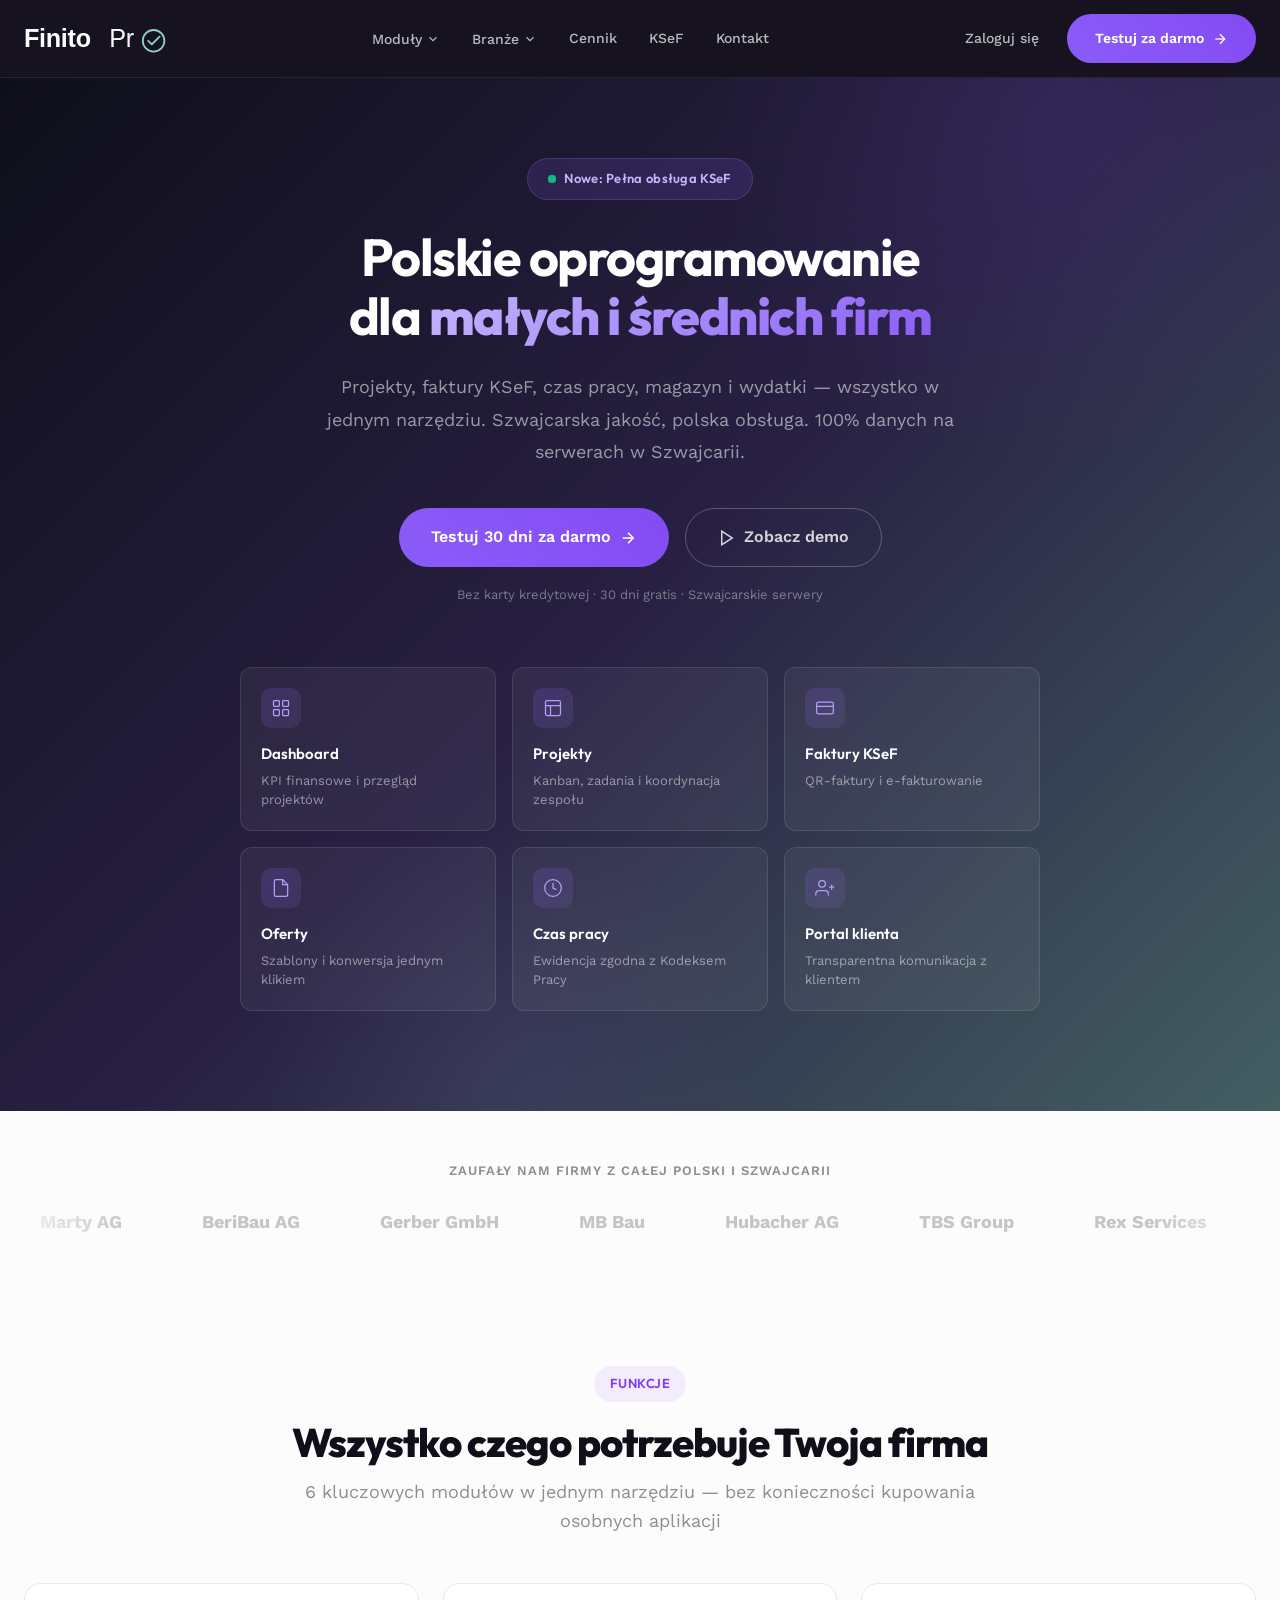
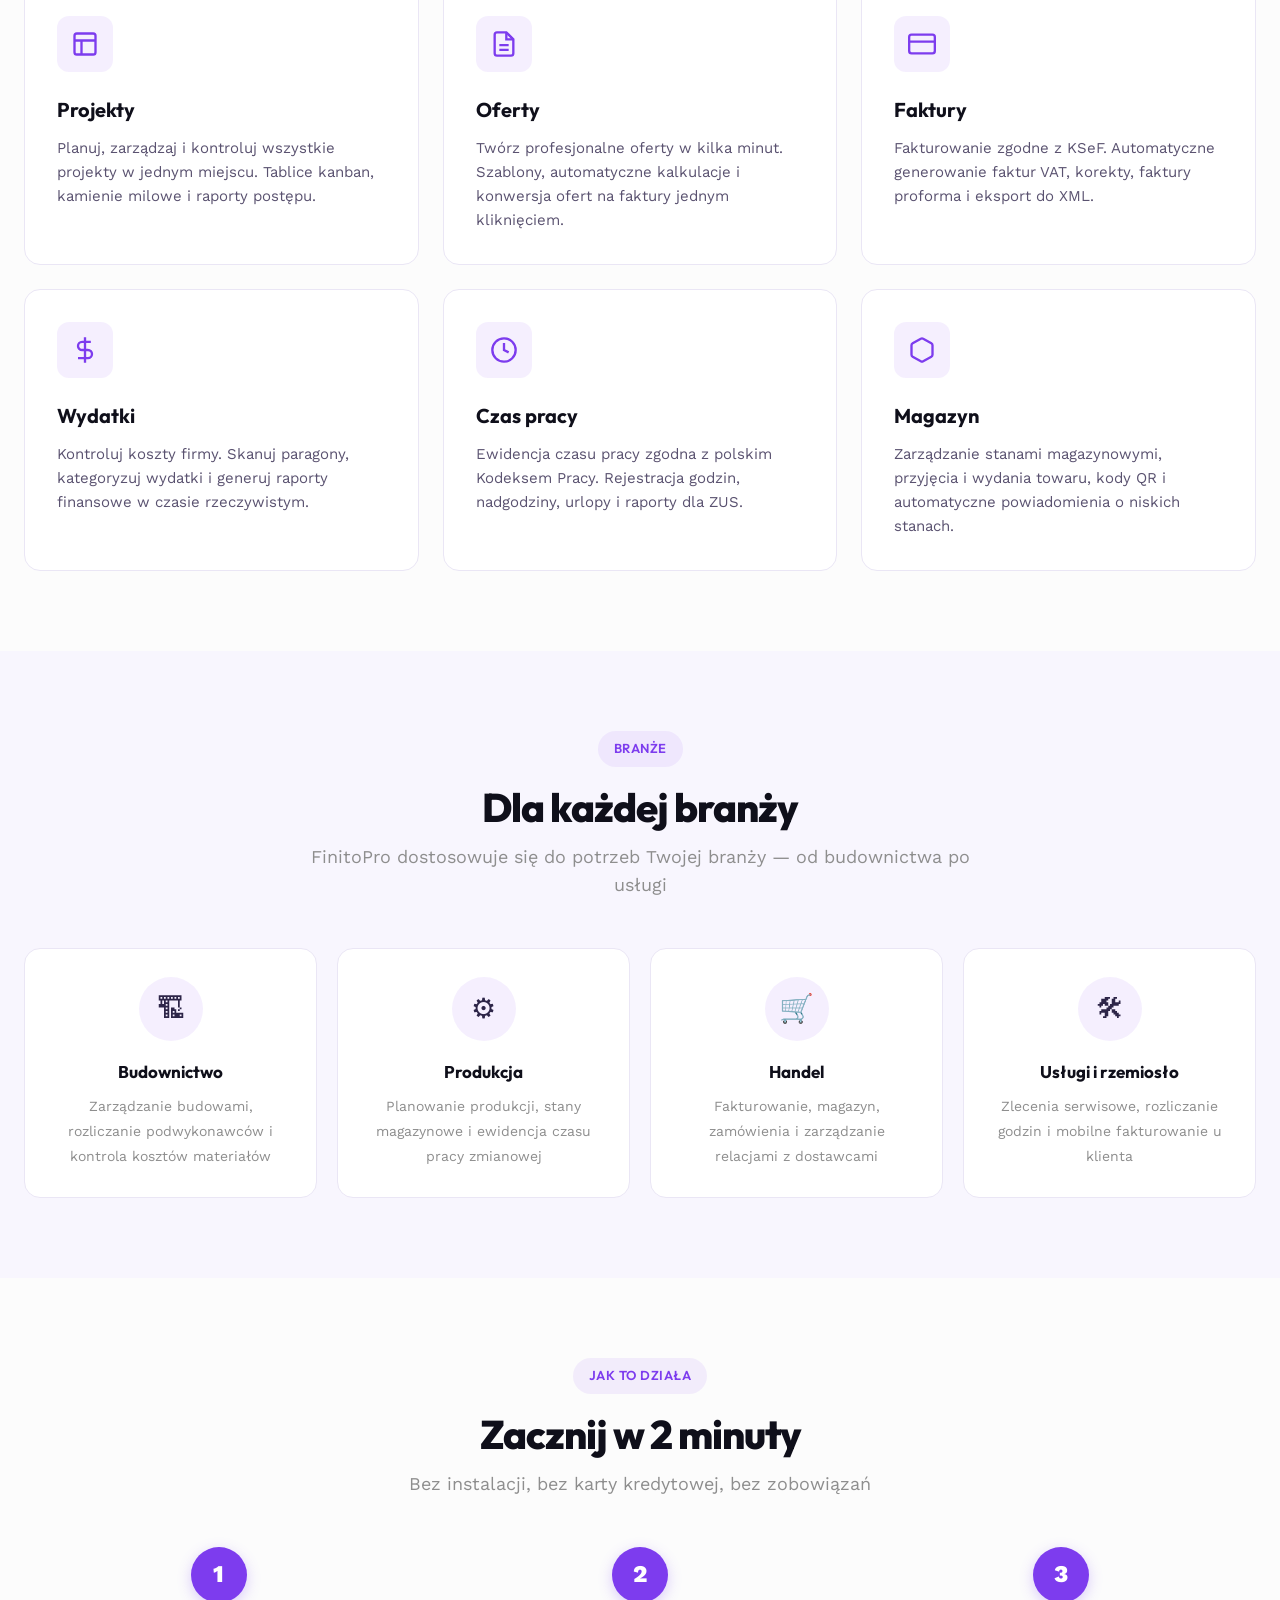
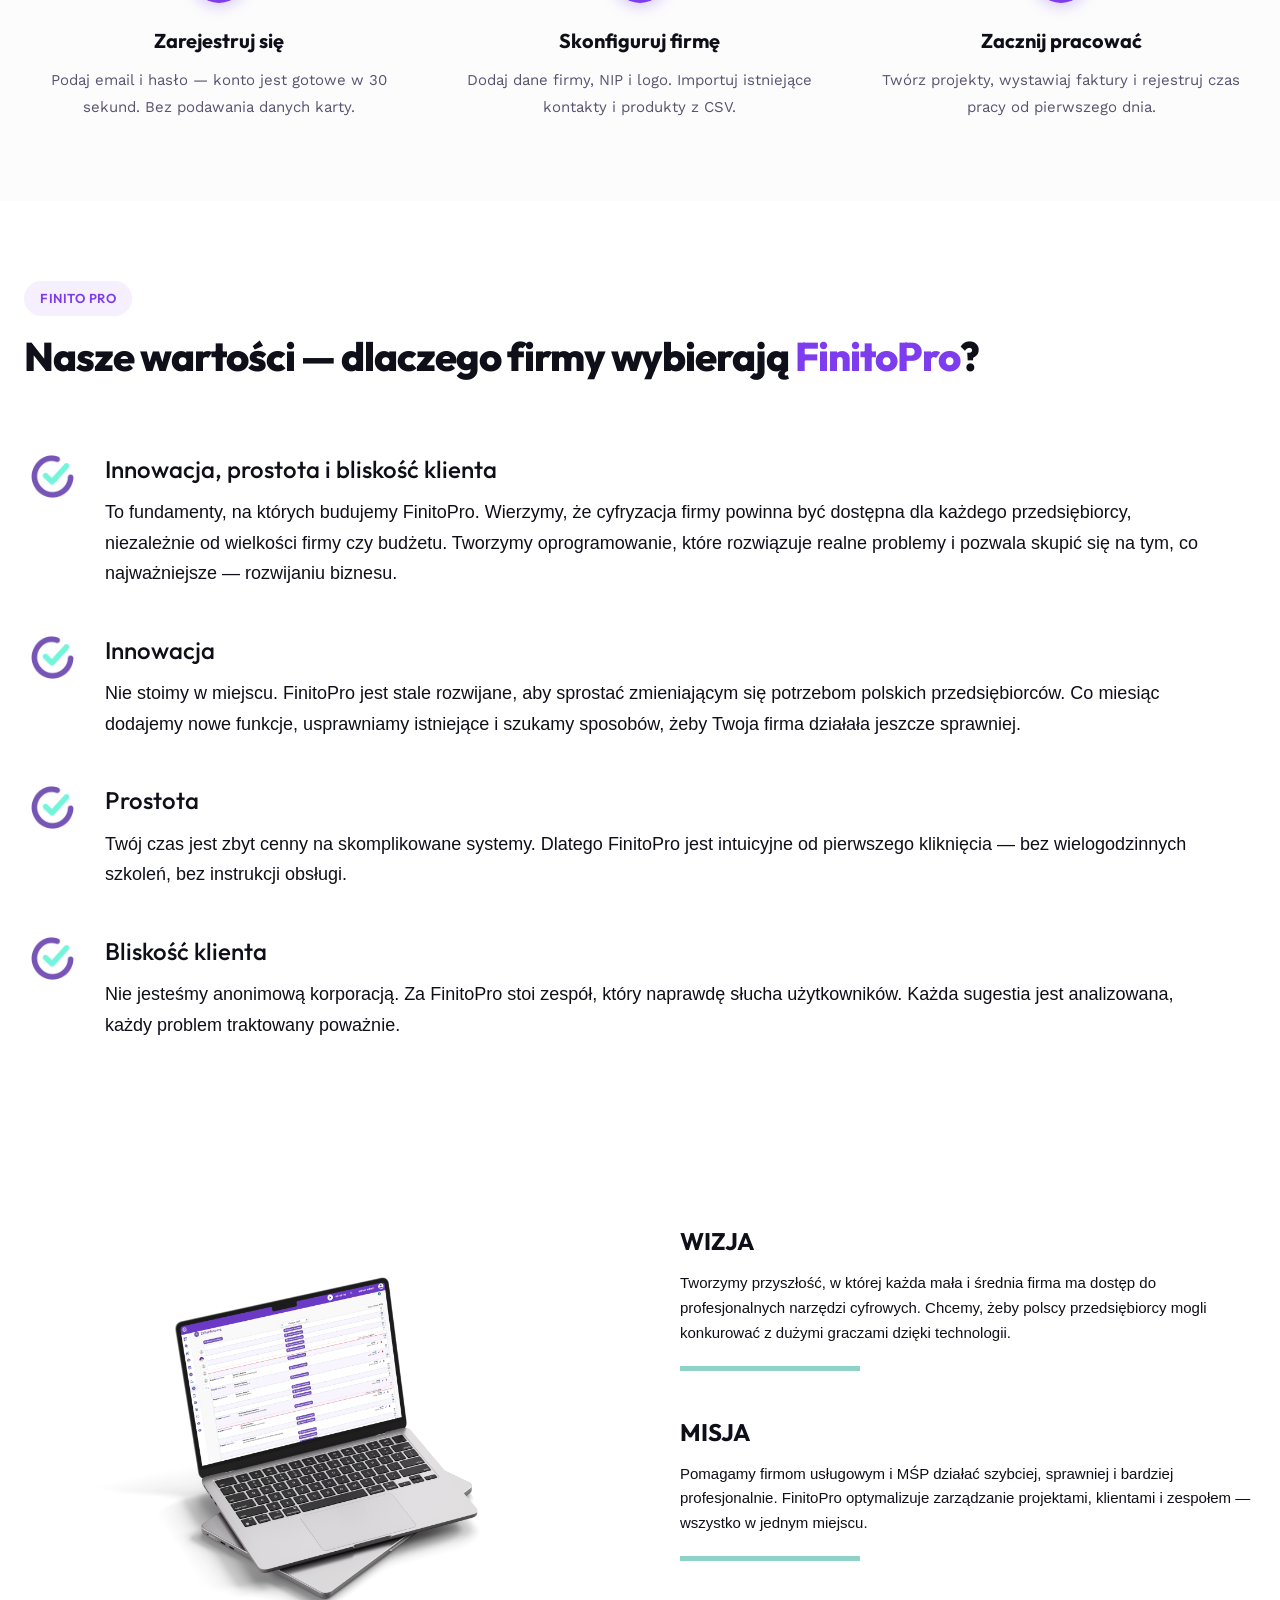
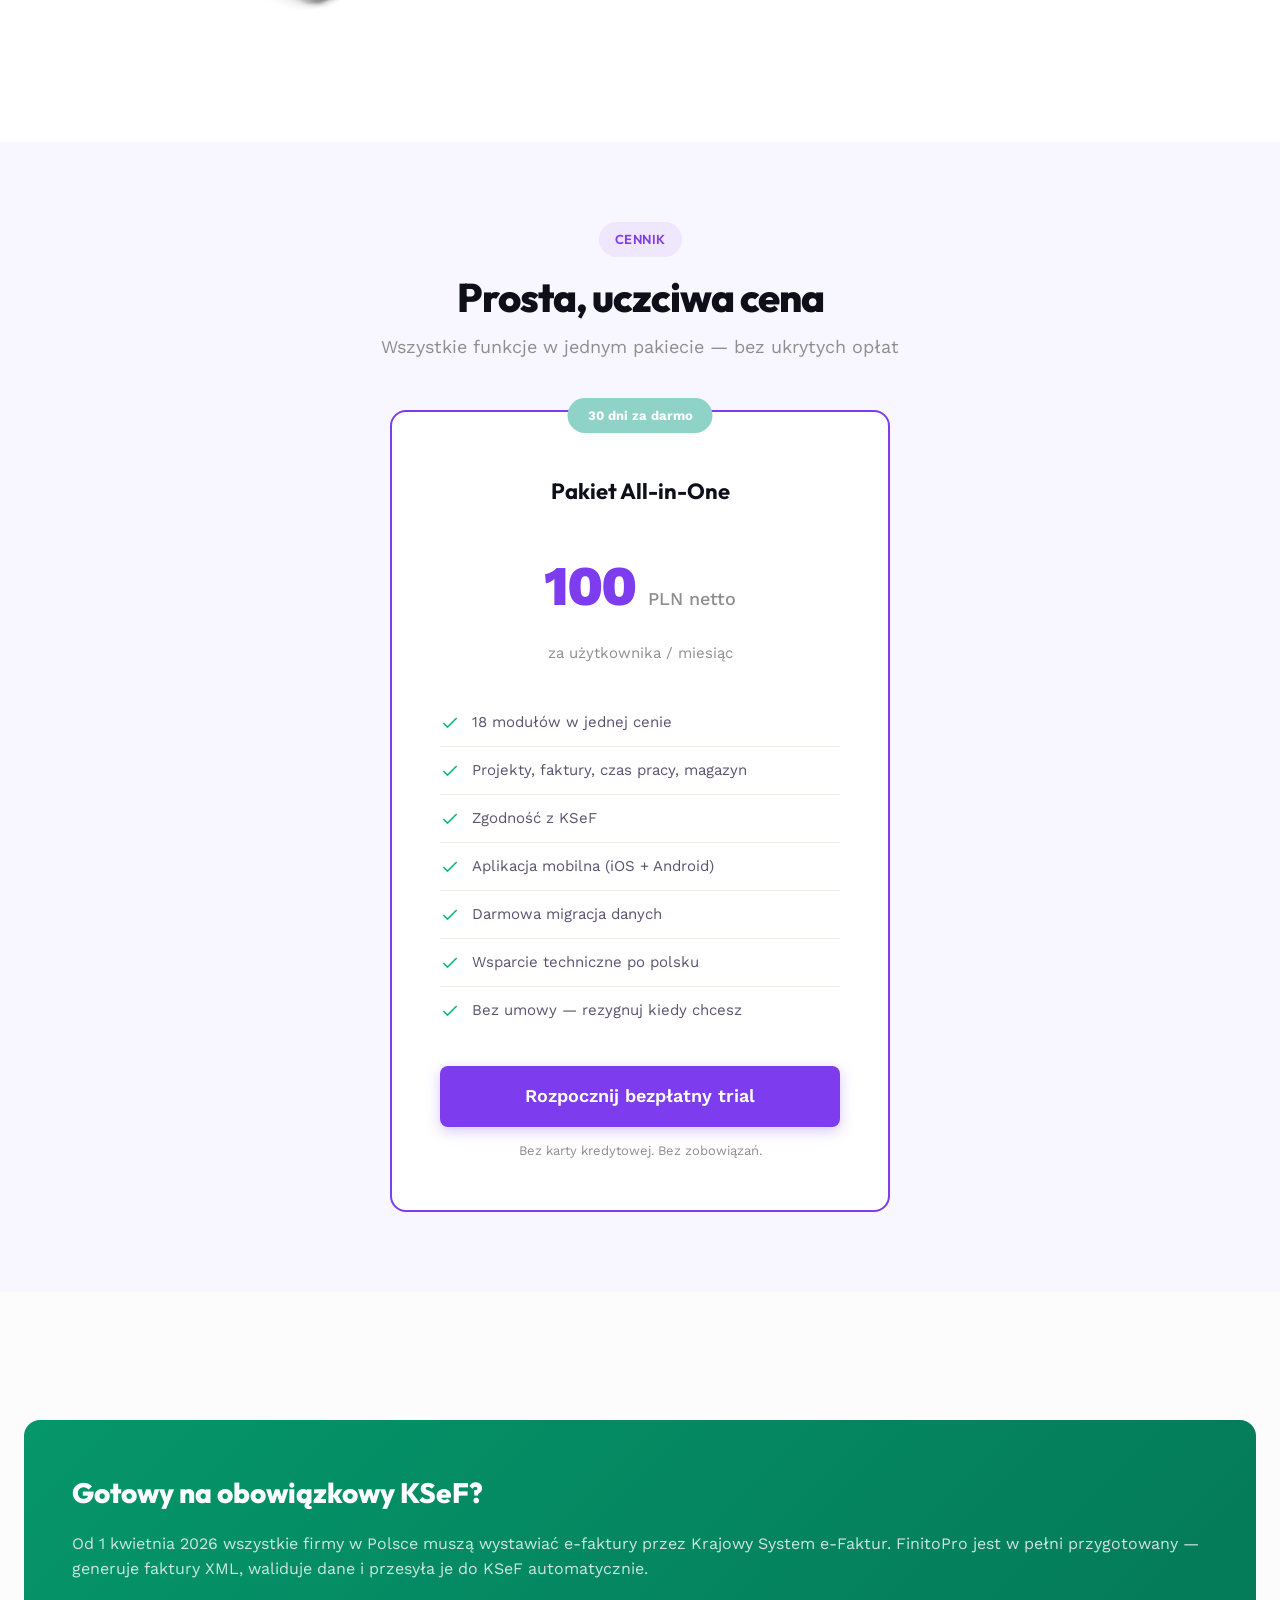
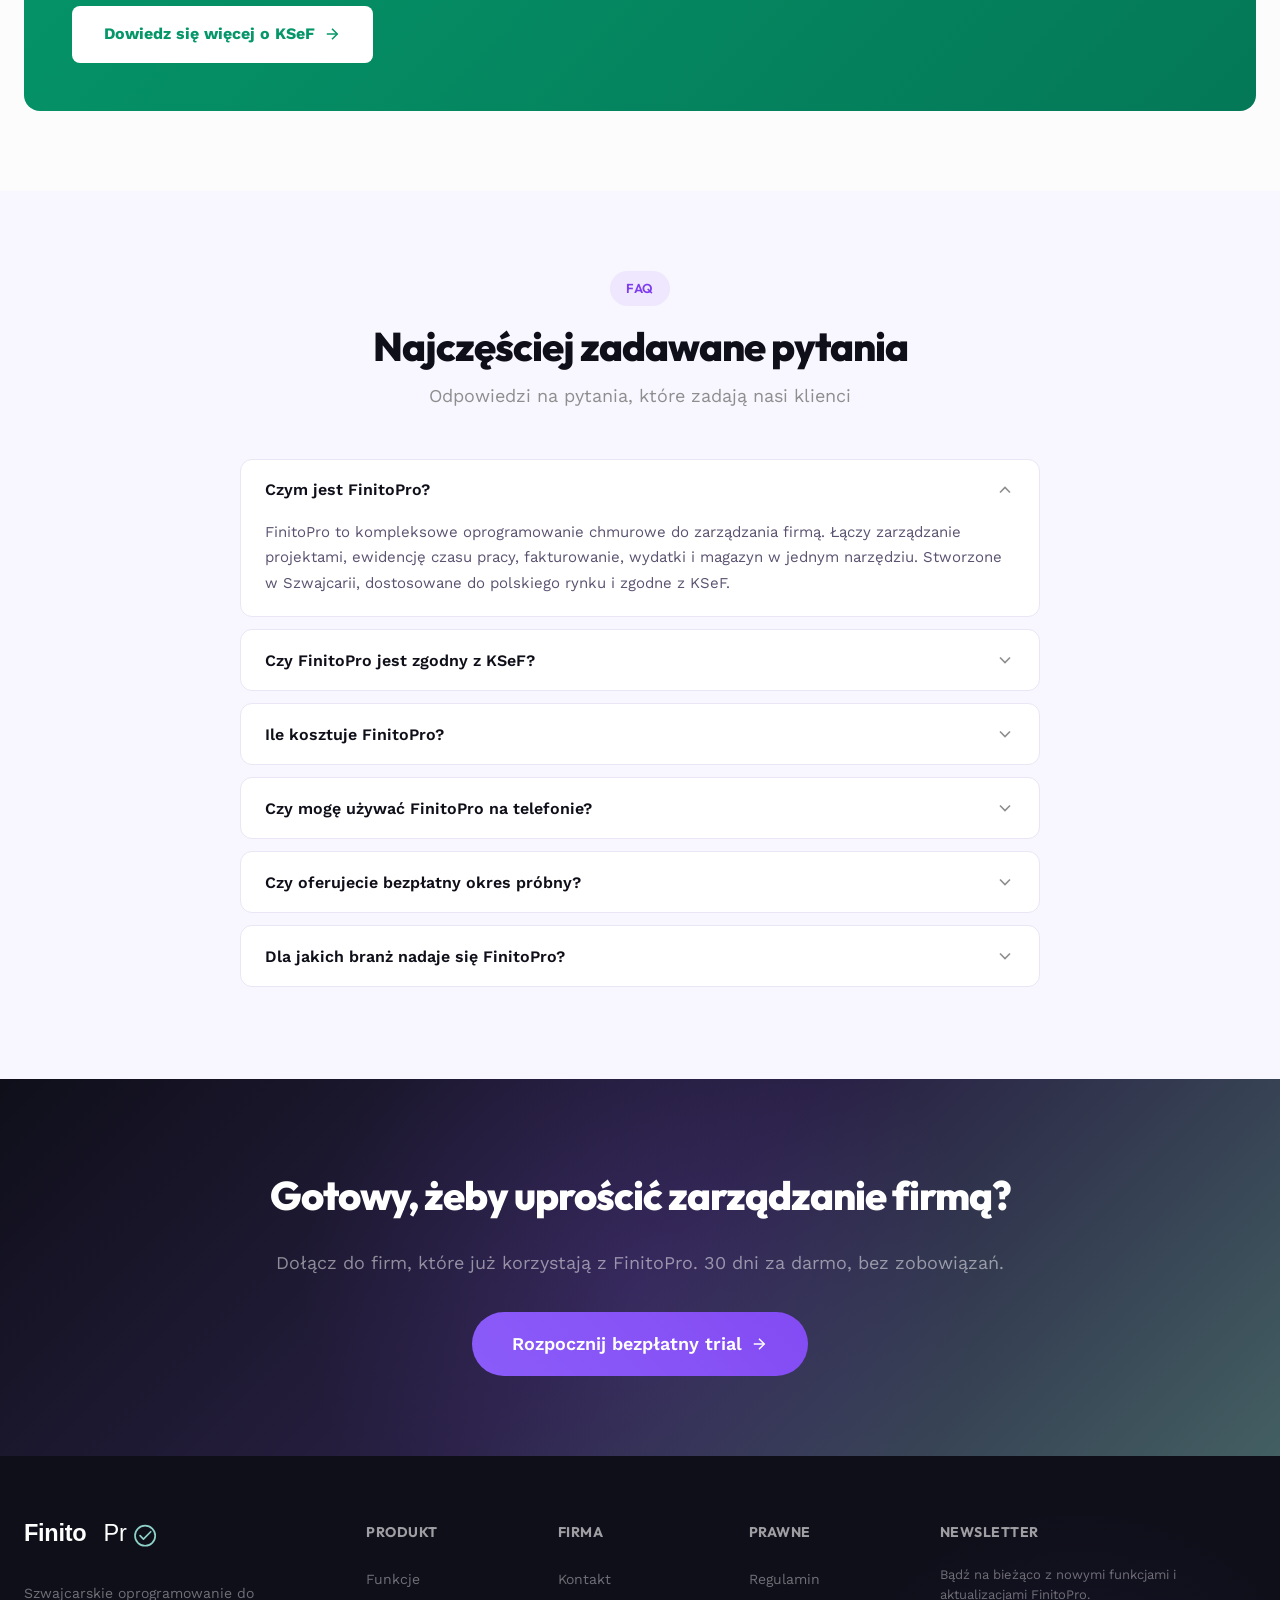
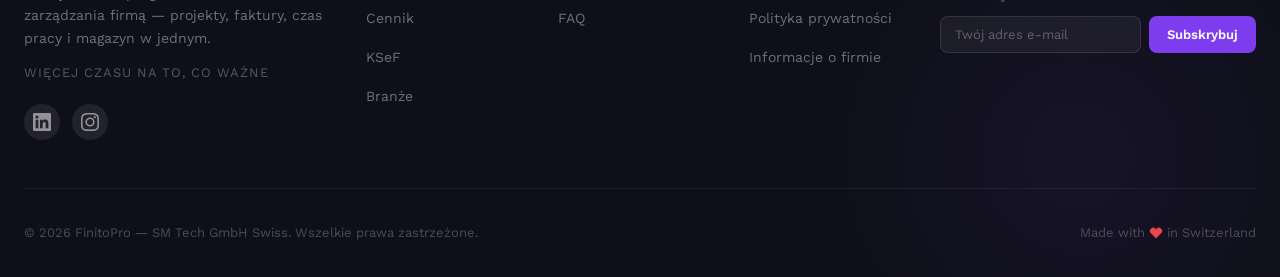
<file: index.html>
<!DOCTYPE html>
<html lang="pl">
<head>
  <meta charset="UTF-8">
  <meta name="viewport" content="width=device-width, initial-scale=1.0">

  <!-- SEO: Optimized title tag with brand + USP -->
  <title>FinitoPro — Zarządzanie projektami, czasem pracy i fakturami dla MŚP</title>

  <!-- SEO: Optimized meta description with Polish keywords + CTA -->
  <meta name="description" content="Kompleksowe oprogramowanie dla MŚP. Projekty, czas pracy, faktury, magazyn i wydatki w jednym narzędziu. Zgodne z KSeF. Testuj 30 dni za darmo!">

  <!-- SEO: Keywords meta (low weight but still used) -->
  <meta name="keywords" content="oprogramowanie dla MŚP, program do zarządzania firmą, ewidencja czasu pracy, program do fakturowania, KSeF, zarządzanie projektami, program all-in-one, oprogramowanie chmurowe">

  <!-- SEO: Hreflang tags between .pl and .ch -->
  <link rel="alternate" hreflang="pl" href="https://finitopro.pl/">
  <link rel="alternate" hreflang="de-CH" href="https://finitopro.ch/">
  <link rel="alternate" hreflang="x-default" href="https://finitopro.pl/">

  <!-- SEO: Canonical -->
  <link rel="canonical" href="https://finitopro.pl/">

  <!-- Open Graph -->
  <meta property="og:type" content="website">
  <meta property="og:title" content="FinitoPro — Zarządzanie firmą z jednego narzędzia">
  <meta property="og:description" content="Projekty, faktury, czas pracy i magazyn w jednym. Szwajcarska jakość, polska obsługa. 30 dni za darmo!">
  <meta property="og:url" content="https://finitopro.pl/">
  <meta property="og:site_name" content="FinitoPro">
  <meta property="og:locale" content="pl_PL">

  <!-- Twitter Card -->
  <meta name="twitter:card" content="summary_large_image">
  <meta name="twitter:title" content="FinitoPro — Zarządzanie firmą z jednego narzędzia">
  <meta name="twitter:description" content="Projekty, faktury, czas pracy i magazyn w jednym. Testuj 30 dni za darmo!">

  <!-- Favicon -->
  <link rel="icon" type="image/svg+xml" href="/images/favicon.svg">

  <!-- Fonts (Outfit + Work Sans per brand guide) -->
  <link rel="preconnect" href="https://fonts.googleapis.com">
  <link rel="preconnect" href="https://fonts.gstatic.com" crossorigin>
  <link href="https://fonts.googleapis.com/css2?family=Outfit:wght@300;400;500;600;700;800&family=Work+Sans:wght@400;500&display=swap" rel="stylesheet">

  <!-- Styles -->
  <link rel="stylesheet" href="css/style.css">

  <!-- Schema.org: Organization -->
  <script type="application/ld+json">
  {
    "@context": "https://schema.org",
    "@type": "Organization",
    "name": "FinitoPro",
    "url": "https://finitopro.pl",
    "logo": "https://finitopro.pl/images/logo.svg",
    "description": "Szwajcarskie oprogramowanie do zarządzania firmą — projekty, faktury, czas pracy i magazyn w jednym narzędziu.",
    "address": {
      "@type": "PostalAddress",
      "addressCountry": "CH"
    },
    "sameAs": [
      "https://finitopro.ch",
      "https://www.linkedin.com/company/finitopro",
      "https://www.instagram.com/finitopro"
    ]
  }
  </script>

  <!-- Schema.org: SoftwareApplication -->
  <script type="application/ld+json">
  {
    "@context": "https://schema.org",
    "@type": "SoftwareApplication",
    "name": "FinitoPro",
    "operatingSystem": "Web, iOS, Android",
    "applicationCategory": "BusinessApplication",
    "description": "Kompleksowe oprogramowanie dla MŚP do zarządzania projektami, fakturami, czasem pracy i magazynem.",
    "offers": {
      "@type": "Offer",
      "price": "100",
      "priceCurrency": "PLN",
      "priceValidUntil": "2026-12-31",
      "url": "https://finitopro.pl/#cennik"
    },
    "aggregateRating": {
      "@type": "AggregateRating",
      "ratingValue": "4.7",
      "ratingCount": "320",
      "bestRating": "5"
    }
  }
  </script>

  <!-- Schema.org: FAQPage -->
  <script type="application/ld+json">
  {
    "@context": "https://schema.org",
    "@type": "FAQPage",
    "mainEntity": [
      {
        "@type": "Question",
        "name": "Czym jest FinitoPro?",
        "acceptedAnswer": {
          "@type": "Answer",
          "text": "FinitoPro to kompleksowe oprogramowanie chmurowe do zarządzania firmą. Łączy zarządzanie projektami, ewidencję czasu pracy, fakturowanie, wydatki i magazyn w jednym narzędziu. Stworzone w Szwajcarii, dostosowane do polskiego rynku i zgodne z KSeF."
        }
      },
      {
        "@type": "Question",
        "name": "Czy FinitoPro jest zgodny z KSeF?",
        "acceptedAnswer": {
          "@type": "Answer",
          "text": "Tak, FinitoPro wspiera Krajowy System e-Faktur (KSeF). Generuje faktury w formacie XML zgodnym z wymaganiami Ministerstwa Finansów, automatycznie waliduje dane i przesyła faktury do systemu KSeF."
        }
      },
      {
        "@type": "Question",
        "name": "Ile kosztuje FinitoPro?",
        "acceptedAnswer": {
          "@type": "Answer",
          "text": "FinitoPro kosztuje 100 PLN netto za użytkownika miesięcznie. W cenie zawarte jest wszystkie 18 modułów, wsparcie techniczne i aktualizacje. Dostępny jest 30-dniowy bezpłatny okres próbny bez podawania karty."
        }
      },
      {
        "@type": "Question",
        "name": "Czy mogę używać FinitoPro na telefonie?",
        "acceptedAnswer": {
          "@type": "Answer",
          "text": "Tak, FinitoPro działa w przeglądarce na każdym urządzeniu — komputerze, tablecie i smartfonie. Dodatkowo dostępna jest dedykowana aplikacja mobilna na iOS i Android."
        }
      },
      {
        "@type": "Question",
        "name": "Czy oferujecie bezpłatny okres próbny?",
        "acceptedAnswer": {
          "@type": "Answer",
          "text": "Tak, FinitoPro oferuje 30-dniowy bezpłatny okres próbny ze wszystkimi funkcjami. Nie wymagamy podawania karty kredytowej. Po zakończeniu trialu możesz wykupić subskrypcję lub zrezygnować bez zobowiązań."
        }
      },
      {
        "@type": "Question",
        "name": "Dla jakich branż nadaje się FinitoPro?",
        "acceptedAnswer": {
          "@type": "Answer",
          "text": "FinitoPro sprawdza się w wielu branżach: budownictwo, produkcja, handel, usługi, rzemiosło (malarze, elektrycy, hydraulicy), firmy IT i wiele innych. Każda firma, która potrzebuje zarządzać projektami, czasem i fakturami, skorzysta z FinitoPro."
        }
      }
    ]
  }
  </script>
</head>
<body>

<!-- Navigation -->
<nav class="navbar" id="navbar">
  <div class="nav-container">
    <a href="/" class="nav-logo" aria-label="FinitoPro - strona główna">
      <img src="/images/logo.svg" alt="FinitoPro" height="30">
    </a>

    <ul class="nav-links" id="navLinks">
      <!-- Moduły Dropdown -->
      <li class="nav-dropdown-trigger">
        <button class="nav-dropdown-btn">
          Moduły
          <svg viewBox="0 0 24 24" fill="none" stroke="currentColor" stroke-width="2"><path d="M6 9l6 6 6-6"/></svg>
        </button>
        <div class="mega-dropdown">
          <div class="mega-dropdown-grid cols-4">
            <a href="/funkcje/" class="mega-dropdown-item">
              <svg viewBox="0 0 24 24" fill="none" stroke="currentColor" stroke-width="1.5"><rect x="3" y="3" width="7" height="7" rx="1"/><rect x="14" y="3" width="7" height="7" rx="1"/><rect x="3" y="14" width="7" height="7" rx="1"/><rect x="14" y="14" width="7" height="7" rx="1"/></svg>
              Dashboard
            </a>
            <a href="/funkcje/" class="mega-dropdown-item">
              <svg viewBox="0 0 24 24" fill="none" stroke="currentColor" stroke-width="1.5"><rect x="3" y="3" width="18" height="18" rx="2"/><path d="M3 9h18"/><path d="M9 21V9"/></svg>
              Projekty
            </a>
            <a href="/funkcje/" class="mega-dropdown-item">
              <svg viewBox="0 0 24 24" fill="none" stroke="currentColor" stroke-width="1.5"><rect x="2" y="5" width="20" height="14" rx="2"/><path d="M2 10h20"/></svg>
              Faktury
            </a>
            <a href="/funkcje/" class="mega-dropdown-item">
              <svg viewBox="0 0 24 24" fill="none" stroke="currentColor" stroke-width="1.5"><path d="M14 2H6a2 2 0 00-2 2v16a2 2 0 002 2h12a2 2 0 002-2V8z"/><path d="M14 2v6h6"/></svg>
              Oferty
            </a>
            <a href="/funkcje/" class="mega-dropdown-item">
              <svg viewBox="0 0 24 24" fill="none" stroke="currentColor" stroke-width="1.5"><circle cx="12" cy="12" r="10"/><path d="M12 6v6l4 2"/></svg>
              Czas pracy
            </a>
            <a href="/funkcje/" class="mega-dropdown-item">
              <svg viewBox="0 0 24 24" fill="none" stroke="currentColor" stroke-width="1.5"><path d="M17 21v-2a4 4 0 00-4-4H5a4 4 0 00-4 4v2"/><circle cx="9" cy="7" r="4"/><path d="M23 21v-2a4 4 0 00-3-3.87"/><path d="M16 3.13a4 4 0 010 7.75"/></svg>
              CRM
            </a>
            <a href="/funkcje/" class="mega-dropdown-item">
              <svg viewBox="0 0 24 24" fill="none" stroke="currentColor" stroke-width="1.5"><rect x="3" y="4" width="18" height="18" rx="2"/><path d="M16 2v4"/><path d="M8 2v4"/><path d="M3 10h18"/></svg>
              Urlopy
            </a>
            <a href="/funkcje/" class="mega-dropdown-item">
              <svg viewBox="0 0 24 24" fill="none" stroke="currentColor" stroke-width="1.5"><path d="M23 19a2 2 0 01-2 2H3a2 2 0 01-2-2V8a2 2 0 012-2h4l2-3h6l2 3h4a2 2 0 012 2z"/><circle cx="12" cy="13" r="4"/></svg>
              Dokumentacja foto
            </a>
            <a href="/funkcje/" class="mega-dropdown-item">
              <svg viewBox="0 0 24 24" fill="none" stroke="currentColor" stroke-width="1.5"><path d="M21 16V8a2 2 0 00-1-1.73l-7-4a2 2 0 00-2 0l-7 4A2 2 0 003 8v8a2 2 0 001 1.73l7 4a2 2 0 002 0l7-4A2 2 0 0021 16z"/></svg>
              Magazyn
            </a>
            <a href="/funkcje/" class="mega-dropdown-item">
              <svg viewBox="0 0 24 24" fill="none" stroke="currentColor" stroke-width="1.5"><line x1="12" y1="1" x2="12" y2="23"/><path d="M17 5H9.5a3.5 3.5 0 000 7h5a3.5 3.5 0 010 7H6"/></svg>
              Wydatki
            </a>
            <a href="/funkcje/" class="mega-dropdown-item">
              <svg viewBox="0 0 24 24" fill="none" stroke="currentColor" stroke-width="1.5"><rect x="5" y="2" width="14" height="20" rx="2"/><line x1="12" y1="18" x2="12" y2="18.01"/></svg>
              Aplikacja mobilna
            </a>
            <a href="/funkcje/" class="mega-dropdown-item">
              <svg viewBox="0 0 24 24" fill="none" stroke="currentColor" stroke-width="1.5"><path d="M16 21v-2a4 4 0 00-4-4H5a4 4 0 00-4 4v2"/><circle cx="8.5" cy="7" r="4"/><path d="M20 8v6"/><path d="M23 11h-6"/></svg>
              Portal klienta
            </a>
            <a href="/funkcje/" class="mega-dropdown-item">
              <svg viewBox="0 0 24 24" fill="none" stroke="currentColor" stroke-width="1.5"><path d="M21 12a9 9 0 01-9 9m9-9a9 9 0 00-9-9m9 9H3m9 9a9 9 0 01-9-9m9 9c1.66 0 3-4.03 3-9s-1.34-9-3-9m0 18c-1.66 0-3-4.03-3-9s1.34-9 3-9"/></svg>
              Usługi serwisowe
            </a>
          </div>
          <div class="mega-dropdown-footer">
            <a href="/funkcje/">
              Wszystkie moduły
              <svg viewBox="0 0 24 24" fill="none" stroke="currentColor" stroke-width="2"><path d="M5 12h14"/><path d="M12 5l7 7-7 7"/></svg>
            </a>
          </div>
        </div>
      </li>

      <!-- Branże Dropdown -->
      <li class="nav-dropdown-trigger">
        <button class="nav-dropdown-btn">
          Branże
          <svg viewBox="0 0 24 24" fill="none" stroke="currentColor" stroke-width="2"><path d="M6 9l6 6 6-6"/></svg>
        </button>
        <div class="mega-dropdown">
          <div class="mega-dropdown-grid cols-5">
            <a href="#branze" class="mega-dropdown-item">
              <svg viewBox="0 0 24 24" fill="none" stroke="currentColor" stroke-width="1.5"><path d="M2 20h20"/><path d="M5 20V8l7-5 7 5v12"/><path d="M9 20v-5h6v5"/></svg>
              Budownictwo
            </a>
            <a href="#branze" class="mega-dropdown-item">
              <svg viewBox="0 0 24 24" fill="none" stroke="currentColor" stroke-width="1.5"><path d="M20 14.66V20a2 2 0 01-2 2H4a2 2 0 01-2-2V6a2 2 0 012-2h5.34"/><polygon points="18 2 22 6 12 16 8 16 8 12 18 2"/></svg>
              Malarstwo
            </a>
            <a href="#branze" class="mega-dropdown-item">
              <svg viewBox="0 0 24 24" fill="none" stroke="currentColor" stroke-width="1.5"><path d="M13 2L3 14h9l-1 8 10-12h-9l1-8z"/></svg>
              Elektryka
            </a>
            <a href="#branze" class="mega-dropdown-item">
              <svg viewBox="0 0 24 24" fill="none" stroke="currentColor" stroke-width="1.5"><path d="M12 2v6m0 12v2M4.93 4.93l4.24 4.24m5.66 5.66l4.24 4.24M2 12h6m8 0h6M4.93 19.07l4.24-4.24m5.66-5.66l4.24-4.24"/></svg>
              Hydraulika
            </a>
            <a href="#branze" class="mega-dropdown-item">
              <svg viewBox="0 0 24 24" fill="none" stroke="currentColor" stroke-width="1.5"><path d="M3 9l9-7 9 7v11a2 2 0 01-2 2H5a2 2 0 01-2-2z"/><path d="M9 22V12h6v10"/></svg>
              Dekarstwo
            </a>
            <a href="#branze" class="mega-dropdown-item">
              <svg viewBox="0 0 24 24" fill="none" stroke="currentColor" stroke-width="1.5"><path d="M12 22c-4.97 0-9-2.24-9-5v-4c0-2.76 4.03-5 9-5s9 2.24 9 5v4c0 2.76-4.03 5-9 5z"/><path d="M12 8V2"/><path d="M8 6l4-4 4 4"/></svg>
              Ogrodnictwo
            </a>
            <a href="#branze" class="mega-dropdown-item">
              <svg viewBox="0 0 24 24" fill="none" stroke="currentColor" stroke-width="1.5"><rect x="2" y="7" width="20" height="14" rx="2"/><path d="M16 7V5a2 2 0 00-2-2h-4a2 2 0 00-2 2v2"/></svg>
              Stolarstwo
            </a>
            <a href="#branze" class="mega-dropdown-item">
              <svg viewBox="0 0 24 24" fill="none" stroke="currentColor" stroke-width="1.5"><rect x="1" y="3" width="15" height="13" rx="2"/><path d="M16 8h4a2 2 0 012 2v6a2 2 0 01-2 2h-4"/><circle cx="5.5" cy="18" r="2.5"/><circle cx="18.5" cy="18" r="2.5"/></svg>
              Przeprowadzki
            </a>
            <a href="#branze" class="mega-dropdown-item">
              <svg viewBox="0 0 24 24" fill="none" stroke="currentColor" stroke-width="1.5"><path d="M14.7 6.3a1 1 0 000 1.4l1.6 1.6a1 1 0 001.4 0l3.77-3.77a6 6 0 01-7.94 7.94l-6.91 6.91a2.12 2.12 0 01-3-3l6.91-6.91a6 6 0 017.94-7.94l-3.76 3.76z"/></svg>
              Facility Service
            </a>
            <a href="#branze" class="mega-dropdown-item">
              <svg viewBox="0 0 24 24" fill="none" stroke="currentColor" stroke-width="1.5"><circle cx="12" cy="12" r="3"/><path d="M19.4 15a1.65 1.65 0 00.33 1.82l.06.06a2 2 0 01-2.83 2.83l-.06-.06a1.65 1.65 0 00-1.82-.33 1.65 1.65 0 00-1 1.51V21a2 2 0 01-4 0v-.09A1.65 1.65 0 009 19.4a1.65 1.65 0 00-1.82.33l-.06.06a2 2 0 01-2.83-2.83l.06-.06A1.65 1.65 0 004.68 15a1.65 1.65 0 00-1.51-1H3a2 2 0 010-4h.09A1.65 1.65 0 004.6 9a1.65 1.65 0 00-.33-1.82l-.06-.06a2 2 0 012.83-2.83l.06.06A1.65 1.65 0 009 4.68a1.65 1.65 0 001-1.51V3a2 2 0 014 0v.09a1.65 1.65 0 001 1.51 1.65 1.65 0 001.82-.33l.06-.06a2 2 0 012.83 2.83l-.06.06A1.65 1.65 0 0019.4 9a1.65 1.65 0 001.51 1H21a2 2 0 010 4h-.09a1.65 1.65 0 00-1.51 1z"/></svg>
              Produkcja
            </a>
            <a href="#branze" class="mega-dropdown-item">
              <svg viewBox="0 0 24 24" fill="none" stroke="currentColor" stroke-width="1.5"><path d="M6 2L3 6v14a2 2 0 002 2h14a2 2 0 002-2V6l-3-4z"/><line x1="3" y1="6" x2="21" y2="6"/><path d="M16 10a4 4 0 01-8 0"/></svg>
              Handel
            </a>
            <a href="#branze" class="mega-dropdown-item">
              <svg viewBox="0 0 24 24" fill="none" stroke="currentColor" stroke-width="1.5"><polyline points="16 18 22 12 16 6"/><polyline points="8 6 2 12 8 18"/></svg>
              IT i agencje
            </a>
          </div>
        </div>
      </li>

      <li><a href="/cennik/">Cennik</a></li>
      <li><a href="/ksef/">KSeF</a></li>
      <li><a href="/kontakt/">Kontakt</a></li>

      <!-- Mobile-only actions (shown inside hamburger menu) -->
      <li class="nav-mobile-actions" style="display:none;">
        <a href="https://app.finitopro.ch/login" class="nav-login">Zaloguj się</a>
        <a href="https://app.finitopro.ch/register" class="nav-cta">Testuj za darmo</a>
      </li>
    </ul>

    <!-- Desktop actions -->
    <div class="nav-actions">
      <a href="https://app.finitopro.ch/login" class="nav-login">Zaloguj się</a>
      <a href="https://app.finitopro.ch/register" class="nav-cta">
        Testuj za darmo
        <svg viewBox="0 0 24 24" fill="none" stroke="currentColor" stroke-width="2"><path d="M5 12h14"/><path d="M12 5l7 7-7 7"/></svg>
      </a>
    </div>

    <button class="nav-toggle" id="navToggle" aria-label="Otwórz menu nawigacji" aria-expanded="false">
      <svg viewBox="0 0 24 24" fill="none" stroke="currentColor" stroke-width="2"><path d="M3 12h18M3 6h18M3 18h18"/></svg>
    </button>
  </div>
</nav>

<!-- Hero Section (Dark) -->
<header class="hero">
  <div class="container hero-content">
    <div class="hero-badge hero-stagger" style="--stagger:0">
      <span class="ping-dot"></span>
      Nowe: Pełna obsługa KSeF
    </div>

    <h1 class="hero-stagger" style="--stagger:1">
      Polskie oprogramowanie<br>dla <span class="gradient-text">małych i średnich firm</span>
    </h1>

    <p class="hero-subtitle hero-stagger" style="--stagger:2">
      Projekty, faktury KSeF, czas pracy, magazyn i wydatki — wszystko w jednym narzędziu. Szwajcarska jakość, polska obsługa. 100% danych na serwerach w Szwajcarii.
    </p>

    <div class="hero-buttons hero-stagger" style="--stagger:3">
      <a href="https://app.finitopro.ch/register" class="btn btn-primary">
        Testuj 30 dni za darmo
        <svg viewBox="0 0 24 24" fill="none" stroke="currentColor" stroke-width="2"><path d="M5 12h14"/><path d="M12 5l7 7-7 7"/></svg>
      </a>
      <a href="#funkcje" class="btn btn-secondary">
        <svg viewBox="0 0 24 24" fill="none" stroke="currentColor" stroke-width="2" style="width:18px;height:18px"><polygon points="5 3 19 12 5 21 5 3"/></svg>
        Zobacz demo
      </a>
    </div>

    <p class="hero-trust hero-stagger" style="--stagger:4">Bez karty kredytowej &middot; 30 dni gratis &middot; Szwajcarskie serwery</p>

    <!-- Hero Feature Cards -->
    <div class="hero-features hero-stagger" style="--stagger:5">
      <div class="hero-feature-card">
        <div class="card-icon">
          <svg viewBox="0 0 24 24" fill="none" stroke="currentColor" stroke-width="1.5"><rect x="3" y="3" width="7" height="7" rx="1"/><rect x="14" y="3" width="7" height="7" rx="1"/><rect x="3" y="14" width="7" height="7" rx="1"/><rect x="14" y="14" width="7" height="7" rx="1"/></svg>
        </div>
        <h3>Dashboard</h3>
        <p>KPI finansowe i przegląd projektów</p>
      </div>

      <div class="hero-feature-card">
        <div class="card-icon">
          <svg viewBox="0 0 24 24" fill="none" stroke="currentColor" stroke-width="1.5"><rect x="3" y="3" width="18" height="18" rx="2"/><path d="M3 9h18"/><path d="M9 21V9"/></svg>
        </div>
        <h3>Projekty</h3>
        <p>Kanban, zadania i koordynacja zespołu</p>
      </div>

      <div class="hero-feature-card">
        <div class="card-icon">
          <svg viewBox="0 0 24 24" fill="none" stroke="currentColor" stroke-width="1.5"><rect x="2" y="5" width="20" height="14" rx="2"/><path d="M2 10h20"/></svg>
        </div>
        <h3>Faktury KSeF</h3>
        <p>QR-faktury i e-fakturowanie</p>
      </div>

      <div class="hero-feature-card">
        <div class="card-icon">
          <svg viewBox="0 0 24 24" fill="none" stroke="currentColor" stroke-width="1.5"><path d="M14 2H6a2 2 0 00-2 2v16a2 2 0 002 2h12a2 2 0 002-2V8z"/><path d="M14 2v6h6"/></svg>
        </div>
        <h3>Oferty</h3>
        <p>Szablony i konwersja jednym klikiem</p>
      </div>

      <div class="hero-feature-card">
        <div class="card-icon">
          <svg viewBox="0 0 24 24" fill="none" stroke="currentColor" stroke-width="1.5"><circle cx="12" cy="12" r="10"/><path d="M12 6v6l4 2"/></svg>
        </div>
        <h3>Czas pracy</h3>
        <p>Ewidencja zgodna z Kodeksem Pracy</p>
      </div>

      <div class="hero-feature-card">
        <div class="card-icon">
          <svg viewBox="0 0 24 24" fill="none" stroke="currentColor" stroke-width="1.5"><path d="M16 21v-2a4 4 0 00-4-4H5a4 4 0 00-4 4v2"/><circle cx="8.5" cy="7" r="4"/><path d="M20 8v6"/><path d="M23 11h-6"/></svg>
        </div>
        <h3>Portal klienta</h3>
        <p>Transparentna komunikacja z klientem</p>
      </div>
    </div>
  </div>
</header>

<!-- Marquee: Trust logos -->
<section class="marquee-section">
  <p class="marquee-label">Zaufały nam firmy z całej Polski i Szwajcarii</p>
  <div class="marquee-container">
    <div class="marquee-track">
      <span class="marquee-item">Marty AG</span>
      <span class="marquee-item">BeriBau AG</span>
      <span class="marquee-item">Gerber GmbH</span>
      <span class="marquee-item">MB Bau</span>
      <span class="marquee-item">Hubacher AG</span>
      <span class="marquee-item">TBS Group</span>
      <span class="marquee-item">Rex Services</span>
      <span class="marquee-item">KASUMI</span>
      <span class="marquee-item">Fritschi AG</span>
      <span class="marquee-item">BuildPro</span>
      <!-- Duplicate for infinite scroll -->
      <span class="marquee-item">Marty AG</span>
      <span class="marquee-item">BeriBau AG</span>
      <span class="marquee-item">Gerber GmbH</span>
      <span class="marquee-item">MB Bau</span>
      <span class="marquee-item">Hubacher AG</span>
      <span class="marquee-item">TBS Group</span>
      <span class="marquee-item">Rex Services</span>
      <span class="marquee-item">KASUMI</span>
      <span class="marquee-item">Fritschi AG</span>
      <span class="marquee-item">BuildPro</span>
    </div>
  </div>
</section>

<!-- Modules / Features -->
<section class="section" id="funkcje">
  <div class="container">
    <div class="section-header fade-up-target">
      <div class="section-badge">Funkcje</div>
      <h2 class="section-title">Wszystko czego potrzebuje Twoja firma</h2>
      <p class="section-subtitle">6 kluczowych modułów w jednym narzędziu — bez konieczności kupowania osobnych aplikacji</p>
    </div>

    <div class="modules-grid">
      <div class="module-card fade-up-target">
        <div class="module-icon">
          <svg viewBox="0 0 24 24" fill="none" stroke="currentColor" stroke-width="2"><rect x="3" y="3" width="18" height="18" rx="2"/><path d="M3 9h18"/><path d="M9 21V9"/></svg>
        </div>
        <h3>Projekty</h3>
        <p>Planuj, zarządzaj i kontroluj wszystkie projekty w jednym miejscu. Tablice kanban, kamienie milowe i raporty postępu.</p>
      </div>

      <div class="module-card fade-up-target">
        <div class="module-icon">
          <svg viewBox="0 0 24 24" fill="none" stroke="currentColor" stroke-width="2"><path d="M14 2H6a2 2 0 0 0-2 2v16a2 2 0 0 0 2 2h12a2 2 0 0 0 2-2V8z"/><polyline points="14,2 14,8 20,8"/><line x1="16" y1="13" x2="8" y2="13"/><line x1="16" y1="17" x2="8" y2="17"/></svg>
        </div>
        <h3>Oferty</h3>
        <p>Twórz profesjonalne oferty w kilka minut. Szablony, automatyczne kalkulacje i konwersja ofert na faktury jednym kliknięciem.</p>
      </div>

      <div class="module-card fade-up-target">
        <div class="module-icon">
          <svg viewBox="0 0 24 24" fill="none" stroke="currentColor" stroke-width="2"><rect x="1" y="4" width="22" height="16" rx="2"/><line x1="1" y1="10" x2="23" y2="10"/></svg>
        </div>
        <h3>Faktury</h3>
        <p>Fakturowanie zgodne z KSeF. Automatyczne generowanie faktur VAT, korekty, faktury proforma i eksport do XML.</p>
      </div>

      <div class="module-card fade-up-target">
        <div class="module-icon">
          <svg viewBox="0 0 24 24" fill="none" stroke="currentColor" stroke-width="2"><line x1="12" y1="1" x2="12" y2="23"/><path d="M17 5H9.5a3.5 3.5 0 0 0 0 7h5a3.5 3.5 0 0 1 0 7H6"/></svg>
        </div>
        <h3>Wydatki</h3>
        <p>Kontroluj koszty firmy. Skanuj paragony, kategoryzuj wydatki i generuj raporty finansowe w czasie rzeczywistym.</p>
      </div>

      <div class="module-card fade-up-target">
        <div class="module-icon">
          <svg viewBox="0 0 24 24" fill="none" stroke="currentColor" stroke-width="2"><circle cx="12" cy="12" r="10"/><polyline points="12,6 12,12 16,14"/></svg>
        </div>
        <h3>Czas pracy</h3>
        <p>Ewidencja czasu pracy zgodna z polskim Kodeksem Pracy. Rejestracja godzin, nadgodziny, urlopy i raporty dla ZUS.</p>
      </div>

      <div class="module-card fade-up-target">
        <div class="module-icon">
          <svg viewBox="0 0 24 24" fill="none" stroke="currentColor" stroke-width="2"><path d="M21 16V8a2 2 0 0 0-1-1.73l-7-4a2 2 0 0 0-2 0l-7 4A2 2 0 0 0 3 8v8a2 2 0 0 0 1 1.73l7 4a2 2 0 0 0 2 0l7-4A2 2 0 0 0 21 16z"/></svg>
        </div>
        <h3>Magazyn</h3>
        <p>Zarządzanie stanami magazynowymi, przyjęcia i wydania towaru, kody QR i automatyczne powiadomienia o niskich stanach.</p>
      </div>
    </div>
  </div>
</section>

<!-- Industries -->
<section class="section" id="branze" style="background: var(--primary-bg-light);">
  <div class="container">
    <div class="section-header fade-up-target">
      <div class="section-badge">Branże</div>
      <h2 class="section-title">Dla każdej branży</h2>
      <p class="section-subtitle">FinitoPro dostosowuje się do potrzeb Twojej branży — od budownictwa po usługi</p>
    </div>

    <div class="industries-grid">
      <div class="industry-card fade-up-target">
        <div class="industry-icon" aria-hidden="true">&#127959;</div>
        <h3>Budownictwo</h3>
        <p>Zarządzanie budowami, rozliczanie podwykonawców i kontrola kosztów materiałów</p>
      </div>
      <div class="industry-card fade-up-target">
        <div class="industry-icon" aria-hidden="true">&#9881;</div>
        <h3>Produkcja</h3>
        <p>Planowanie produkcji, stany magazynowe i ewidencja czasu pracy zmianowej</p>
      </div>
      <div class="industry-card fade-up-target">
        <div class="industry-icon" aria-hidden="true">&#128722;</div>
        <h3>Handel</h3>
        <p>Fakturowanie, magazyn, zamówienia i zarządzanie relacjami z dostawcami</p>
      </div>
      <div class="industry-card fade-up-target">
        <div class="industry-icon" aria-hidden="true">&#128736;</div>
        <h3>Usługi i rzemiosło</h3>
        <p>Zlecenia serwisowe, rozliczanie godzin i mobilne fakturowanie u klienta</p>
      </div>
    </div>
  </div>
</section>

<!-- How It Works -->
<section class="section" id="jak-to-dziala">
  <div class="container">
    <div class="section-header fade-up-target">
      <div class="section-badge">Jak to działa</div>
      <h2 class="section-title">Zacznij w 2 minuty</h2>
      <p class="section-subtitle">Bez instalacji, bez karty kredytowej, bez zobowiązań</p>
    </div>

    <div class="steps-grid">
      <div class="step-card fade-up-target">
        <div class="step-number">1</div>
        <h3>Zarejestruj się</h3>
        <p>Podaj email i hasło — konto jest gotowe w 30 sekund. Bez podawania danych karty.</p>
      </div>
      <div class="step-card fade-up-target">
        <div class="step-number">2</div>
        <h3>Skonfiguruj firmę</h3>
        <p>Dodaj dane firmy, NIP i logo. Importuj istniejące kontakty i produkty z CSV.</p>
      </div>
      <div class="step-card fade-up-target">
        <div class="step-number">3</div>
        <h3>Zacznij pracować</h3>
        <p>Twórz projekty, wystawiaj faktury i rejestruj czas pracy od pierwszego dnia.</p>
      </div>
    </div>
  </div>
</section>

<!-- Values Section -->
<section class="section" style="background: var(--bg-white);">
  <div class="container">
    <div class="section-header fade-up-target" style="text-align: left; max-width: 100%;">
      <div class="section-badge">Finito Pro</div>
      <h2 class="section-title">Nasze wartości — dlaczego firmy wybierają <span style="font-weight: 800; color: var(--primary);">FinitoPro</span>?</h2>
    </div>

    <div style="max-width: 1200px;">
      <div class="values-item fade-up-target">
        <div class="values-icon">
          <img src="images/checkmark.png" alt="" width="57" height="57">
        </div>
        <div>
          <h3>Innowacja, prostota i bliskość klienta</h3>
          <p>To fundamenty, na których budujemy FinitoPro. Wierzymy, że cyfryzacja firmy powinna być dostępna dla każdego przedsiębiorcy, niezależnie od wielkości firmy czy budżetu. Tworzymy oprogramowanie, które rozwiązuje realne problemy i pozwala skupić się na tym, co najważniejsze — rozwijaniu biznesu.</p>
        </div>
      </div>

      <div class="values-item fade-up-target">
        <div class="values-icon">
          <img src="images/checkmark.png" alt="" width="57" height="57">
        </div>
        <div>
          <h3>Innowacja</h3>
          <p>Nie stoimy w miejscu. FinitoPro jest stale rozwijane, aby sprostać zmieniającym się potrzebom polskich przedsiębiorców. Co miesiąc dodajemy nowe funkcje, usprawniamy istniejące i szukamy sposobów, żeby Twoja firma działała jeszcze sprawniej.</p>
        </div>
      </div>

      <div class="values-item fade-up-target">
        <div class="values-icon">
          <img src="images/checkmark.png" alt="" width="57" height="57">
        </div>
        <div>
          <h3>Prostota</h3>
          <p>Twój czas jest zbyt cenny na skomplikowane systemy. Dlatego FinitoPro jest intuicyjne od pierwszego kliknięcia — bez wielogodzinnych szkoleń, bez instrukcji obsługi.</p>
        </div>
      </div>

      <div class="values-item fade-up-target">
        <div class="values-icon">
          <img src="images/checkmark.png" alt="" width="57" height="57">
        </div>
        <div>
          <h3>Bliskość klienta</h3>
          <p>Nie jesteśmy anonimową korporacją. Za FinitoPro stoi zespół, który naprawdę słucha użytkowników. Każda sugestia jest analizowana, każdy problem traktowany poważnie.</p>
        </div>
      </div>
    </div>
  </div>
</section>

<!-- Vision & Mission -->
<section class="vision-section" style="background: var(--bg-white);">
  <div class="container">
    <div style="display: grid; grid-template-columns: 1fr 1fr; gap: 80px; align-items: start;">
      <div class="fade-up-target">
        <img src="images/laptop.png" alt="Dashboard FinitoPro" style="width: 100%; height: auto;">
      </div>
      <div class="vision-grid" style="grid-template-columns: 1fr; gap: 40px;">
        <div class="vision-block fade-up-target">
          <h3>Wizja</h3>
          <p>Tworzymy przyszłość, w której każda mała i średnia firma ma dostęp do profesjonalnych narzędzi cyfrowych. Chcemy, żeby polscy przedsiębiorcy mogli konkurować z dużymi graczami dzięki technologii.</p>
          <div class="vision-divider"></div>
        </div>
        <div class="vision-block fade-up-target">
          <h3>Misja</h3>
          <p>Pomagamy firmom usługowym i MŚP działać szybciej, sprawniej i bardziej profesjonalnie. FinitoPro optymalizuje zarządzanie projektami, klientami i zespołem — wszystko w jednym miejscu.</p>
          <div class="vision-divider"></div>
        </div>
      </div>
    </div>
  </div>
</section>

<!-- Pricing -->
<section class="section" id="cennik" style="background: var(--primary-bg-light);">
  <div class="container">
    <div class="section-header fade-up-target">
      <div class="section-badge">Cennik</div>
      <h2 class="section-title">Prosta, uczciwa cena</h2>
      <p class="section-subtitle">Wszystkie funkcje w jednym pakiecie — bez ukrytych opłat</p>
    </div>

    <div class="pricing-card fade-up-target">
      <div class="pricing-badge">30 dni za darmo</div>
      <h3 style="font-size: 22px; font-weight: 700; color: var(--text-dark); margin-top: 12px;">Pakiet All-in-One</h3>
      <div class="pricing-price">100 <span>PLN netto</span></div>
      <div class="pricing-period">za użytkownika / miesiąc</div>

      <ul class="pricing-features">
        <li>
          <svg viewBox="0 0 24 24" fill="none" stroke="currentColor" stroke-width="2"><polyline points="20,6 9,17 4,12"/></svg>
          18 modułów w jednej cenie
        </li>
        <li>
          <svg viewBox="0 0 24 24" fill="none" stroke="currentColor" stroke-width="2"><polyline points="20,6 9,17 4,12"/></svg>
          Projekty, faktury, czas pracy, magazyn
        </li>
        <li>
          <svg viewBox="0 0 24 24" fill="none" stroke="currentColor" stroke-width="2"><polyline points="20,6 9,17 4,12"/></svg>
          Zgodność z KSeF
        </li>
        <li>
          <svg viewBox="0 0 24 24" fill="none" stroke="currentColor" stroke-width="2"><polyline points="20,6 9,17 4,12"/></svg>
          Aplikacja mobilna (iOS + Android)
        </li>
        <li>
          <svg viewBox="0 0 24 24" fill="none" stroke="currentColor" stroke-width="2"><polyline points="20,6 9,17 4,12"/></svg>
          Darmowa migracja danych
        </li>
        <li>
          <svg viewBox="0 0 24 24" fill="none" stroke="currentColor" stroke-width="2"><polyline points="20,6 9,17 4,12"/></svg>
          Wsparcie techniczne po polsku
        </li>
        <li>
          <svg viewBox="0 0 24 24" fill="none" stroke="currentColor" stroke-width="2"><polyline points="20,6 9,17 4,12"/></svg>
          Bez umowy — rezygnuj kiedy chcesz
        </li>
      </ul>

      <a href="https://app.finitopro.ch/register" class="btn btn-primary-light" style="width: 100%; justify-content: center; font-size: 18px;">
        Rozpocznij bezpłatny trial
      </a>
      <p style="font-size: 13px; color: var(--text-muted); margin-top: 12px;">Bez karty kredytowej. Bez zobowiązań.</p>
    </div>
  </div>
</section>

<!-- KSeF Banner -->
<section class="section">
  <div class="container">
    <div class="ksef-banner fade-up-target">
      <div class="ksef-banner-content">
        <h3>Gotowy na obowiązkowy KSeF?</h3>
        <p>Od 1 kwietnia 2026 wszystkie firmy w Polsce muszą wystawiać e-faktury przez Krajowy System e-Faktur. FinitoPro jest w pełni przygotowany — generuje faktury XML, waliduje dane i przesyła je do KSeF automatycznie.</p>
        <a href="/ksef/" class="btn btn-white">
          Dowiedz się więcej o KSeF
          <svg width="18" height="18" viewBox="0 0 24 24" fill="none" stroke="currentColor" stroke-width="2"><path d="M5 12h14"/><path d="M12 5l7 7-7 7"/></svg>
        </a>
      </div>
    </div>
  </div>
</section>

<!-- FAQ -->
<section class="section" id="faq" style="background: var(--primary-bg-light);">
  <div class="container">
    <div class="section-header fade-up-target">
      <div class="section-badge">FAQ</div>
      <h2 class="section-title">Najczęściej zadawane pytania</h2>
      <p class="section-subtitle">Odpowiedzi na pytania, które zadają nasi klienci</p>
    </div>

    <div class="faq-list">
      <div class="faq-item active">
        <button class="faq-question" aria-expanded="true">
          Czym jest FinitoPro?
          <svg viewBox="0 0 24 24" fill="none" stroke="currentColor" stroke-width="2"><path d="M6 9l6 6 6-6"/></svg>
        </button>
        <div class="faq-answer">
          FinitoPro to kompleksowe oprogramowanie chmurowe do zarządzania firmą. Łączy zarządzanie projektami, ewidencję czasu pracy, fakturowanie, wydatki i magazyn w jednym narzędziu. Stworzone w Szwajcarii, dostosowane do polskiego rynku i zgodne z KSeF.
        </div>
      </div>

      <div class="faq-item">
        <button class="faq-question" aria-expanded="false">
          Czy FinitoPro jest zgodny z KSeF?
          <svg viewBox="0 0 24 24" fill="none" stroke="currentColor" stroke-width="2"><path d="M6 9l6 6 6-6"/></svg>
        </button>
        <div class="faq-answer">
          Tak, FinitoPro wspiera Krajowy System e-Faktur (KSeF). Generuje faktury w formacie XML zgodnym z wymaganiami Ministerstwa Finansów, automatycznie waliduje dane i przesyła faktury do systemu KSeF.
        </div>
      </div>

      <div class="faq-item">
        <button class="faq-question" aria-expanded="false">
          Ile kosztuje FinitoPro?
          <svg viewBox="0 0 24 24" fill="none" stroke="currentColor" stroke-width="2"><path d="M6 9l6 6 6-6"/></svg>
        </button>
        <div class="faq-answer">
          FinitoPro kosztuje 100 PLN netto za użytkownika miesięcznie. W cenie zawarte jest wszystkie 18 modułów, wsparcie techniczne i aktualizacje. Dostępny jest 30-dniowy bezpłatny okres próbny bez podawania karty.
        </div>
      </div>

      <div class="faq-item">
        <button class="faq-question" aria-expanded="false">
          Czy mogę używać FinitoPro na telefonie?
          <svg viewBox="0 0 24 24" fill="none" stroke="currentColor" stroke-width="2"><path d="M6 9l6 6 6-6"/></svg>
        </button>
        <div class="faq-answer">
          Tak, FinitoPro działa w przeglądarce na każdym urządzeniu — komputerze, tablecie i smartfonie. Dodatkowo dostępna jest dedykowana aplikacja mobilna na iOS i Android.
        </div>
      </div>

      <div class="faq-item">
        <button class="faq-question" aria-expanded="false">
          Czy oferujecie bezpłatny okres próbny?
          <svg viewBox="0 0 24 24" fill="none" stroke="currentColor" stroke-width="2"><path d="M6 9l6 6 6-6"/></svg>
        </button>
        <div class="faq-answer">
          Tak, FinitoPro oferuje 30-dniowy bezpłatny okres próbny ze wszystkimi funkcjami. Nie wymagamy podawania karty kredytowej. Po zakończeniu trialu możesz wykupić subskrypcję lub zrezygnować bez zobowiązań.
        </div>
      </div>

      <div class="faq-item">
        <button class="faq-question" aria-expanded="false">
          Dla jakich branż nadaje się FinitoPro?
          <svg viewBox="0 0 24 24" fill="none" stroke="currentColor" stroke-width="2"><path d="M6 9l6 6 6-6"/></svg>
        </button>
        <div class="faq-answer">
          FinitoPro sprawdza się w wielu branżach: budownictwo, produkcja, handel, usługi, rzemiosło (malarze, elektrycy, hydraulicy), firmy IT i wiele innych. Każda firma, która potrzebuje zarządzać projektami, czasem i fakturami, skorzysta z FinitoPro.
        </div>
      </div>
    </div>
  </div>
</section>

<!-- CTA -->
<section class="cta-section">
  <div class="container">
    <h2 class="fade-up-target">Gotowy, żeby uprościć zarządzanie firmą?</h2>
    <p class="fade-up-target">Dołącz do firm, które już korzystają z FinitoPro. 30 dni za darmo, bez zobowiązań.</p>
    <a href="https://app.finitopro.ch/register" class="btn btn-primary fade-up-target">
      Rozpocznij bezpłatny trial
      <svg width="20" height="20" viewBox="0 0 24 24" fill="none" stroke="currentColor" stroke-width="2"><path d="M5 12h14"/><path d="M12 5l7 7-7 7"/></svg>
    </a>
  </div>
</section>

<!-- Footer -->
<footer class="footer">
  <div class="container">
    <div class="footer-grid">
      <div class="footer-brand">
        <a href="/" class="footer-logo">
          <img src="/images/logo.svg" alt="FinitoPro" height="28">
        </a>
        <p>Szwajcarskie oprogramowanie do zarządzania firmą — projekty, faktury, czas pracy i magazyn w jednym.</p>
        <div class="footer-tagline">Więcej czasu na to, co ważne</div>
        <div class="footer-social">
          <a href="https://www.linkedin.com/company/finitopro" aria-label="LinkedIn" target="_blank" rel="noopener">
            <svg viewBox="0 0 24 24" fill="currentColor"><path d="M20.447 20.452h-3.554v-5.569c0-1.328-.027-3.037-1.852-3.037-1.853 0-2.136 1.445-2.136 2.939v5.667H9.351V9h3.414v1.561h.046c.477-.9 1.637-1.85 3.37-1.85 3.601 0 4.267 2.37 4.267 5.455v6.286zM5.337 7.433a2.062 2.062 0 01-2.063-2.065 2.064 2.064 0 112.063 2.065zm1.782 13.019H3.555V9h3.564v11.452zM22.225 0H1.771C.792 0 0 .774 0 1.729v20.542C0 23.227.792 24 1.771 24h20.451C23.2 24 24 23.227 24 22.271V1.729C24 .774 23.2 0 22.222 0h.003z"/></svg>
          </a>
          <a href="https://www.instagram.com/finitopro" aria-label="Instagram" target="_blank" rel="noopener">
            <svg viewBox="0 0 24 24" fill="currentColor"><path d="M12 2.163c3.204 0 3.584.012 4.85.07 3.252.148 4.771 1.691 4.919 4.919.058 1.265.069 1.645.069 4.849 0 3.205-.012 3.584-.069 4.849-.149 3.225-1.664 4.771-4.919 4.919-1.266.058-1.644.07-4.85.07-3.204 0-3.584-.012-4.849-.07-3.26-.149-4.771-1.699-4.919-4.92-.058-1.265-.07-1.644-.07-4.849 0-3.204.013-3.583.07-4.849.149-3.227 1.664-4.771 4.919-4.919 1.266-.057 1.645-.069 4.849-.069zM12 0C8.741 0 8.333.014 7.053.072 2.695.272.273 2.69.073 7.052.014 8.333 0 8.741 0 12c0 3.259.014 3.668.072 4.948.2 4.358 2.618 6.78 6.98 6.98C8.333 23.986 8.741 24 12 24c3.259 0 3.668-.014 4.948-.072 4.354-.2 6.782-2.618 6.979-6.98.059-1.28.073-1.689.073-4.948 0-3.259-.014-3.667-.072-4.947-.196-4.354-2.617-6.78-6.979-6.98C15.668.014 15.259 0 12 0zm0 5.838a6.162 6.162 0 100 12.324 6.162 6.162 0 000-12.324zM12 16a4 4 0 110-8 4 4 0 010 8zm6.406-11.845a1.44 1.44 0 100 2.881 1.44 1.44 0 000-2.881z"/></svg>
          </a>
        </div>
      </div>

      <div>
        <h4>Produkt</h4>
        <ul class="footer-links">
          <li><a href="/funkcje/">Funkcje</a></li>
          <li><a href="/cennik/">Cennik</a></li>
          <li><a href="/ksef/">KSeF</a></li>
          <li><a href="#branze">Branże</a></li>
        </ul>
      </div>

      <div>
        <h4>Firma</h4>
        <ul class="footer-links">
          <li><a href="/kontakt/">Kontakt</a></li>
          <li><a href="/pytania/">FAQ</a></li>
        </ul>
      </div>

      <div>
        <h4>Prawne</h4>
        <ul class="footer-links">
          <li><a href="#">Regulamin</a></li>
          <li><a href="#">Polityka prywatności</a></li>
          <li><a href="#">Informacje o firmie</a></li>
        </ul>
      </div>

      <div class="footer-newsletter">
        <h4>Newsletter</h4>
        <p>Bądź na bieżąco z nowymi funkcjami i aktualizacjami FinitoPro.</p>
        <form class="footer-newsletter-form" onsubmit="return false;">
          <input type="email" placeholder="Twój adres e-mail" required>
          <button type="submit">Subskrybuj</button>
        </form>
      </div>
    </div>

    <div class="footer-bottom">
      <span>&copy; 2026 FinitoPro — SM Tech GmbH Swiss. Wszelkie prawa zastrzeżone.</span>
      <span class="footer-bottom-love">
        Made with
        <svg viewBox="0 0 24 24" fill="currentColor"><path d="M20.84 4.61a5.5 5.5 0 00-7.78 0L12 5.67l-1.06-1.06a5.5 5.5 0 00-7.78 7.78l1.06 1.06L12 21.23l7.78-7.78 1.06-1.06a5.5 5.5 0 000-7.78z"/></svg>
        in Switzerland
      </span>
    </div>
  </div>
</footer>

<script src="/js/main.js"></script>

</body>
</html>
</file>
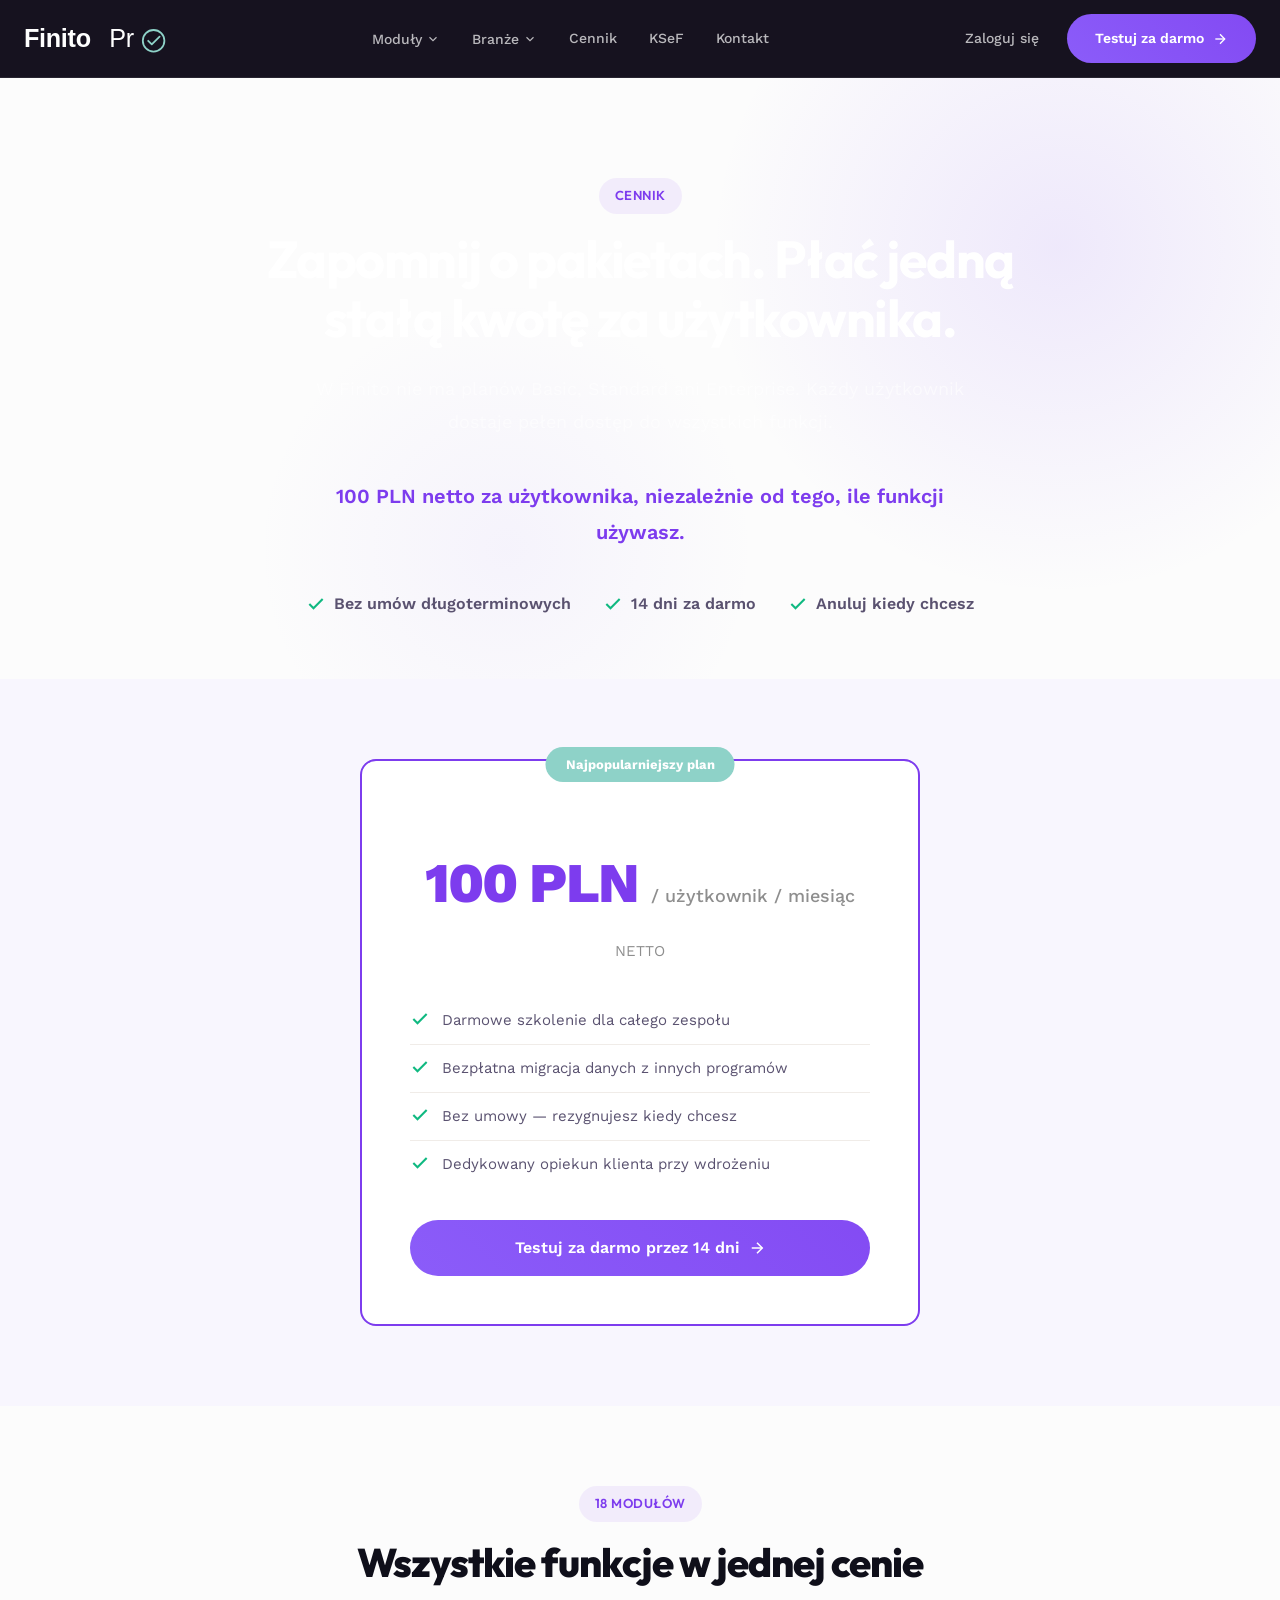
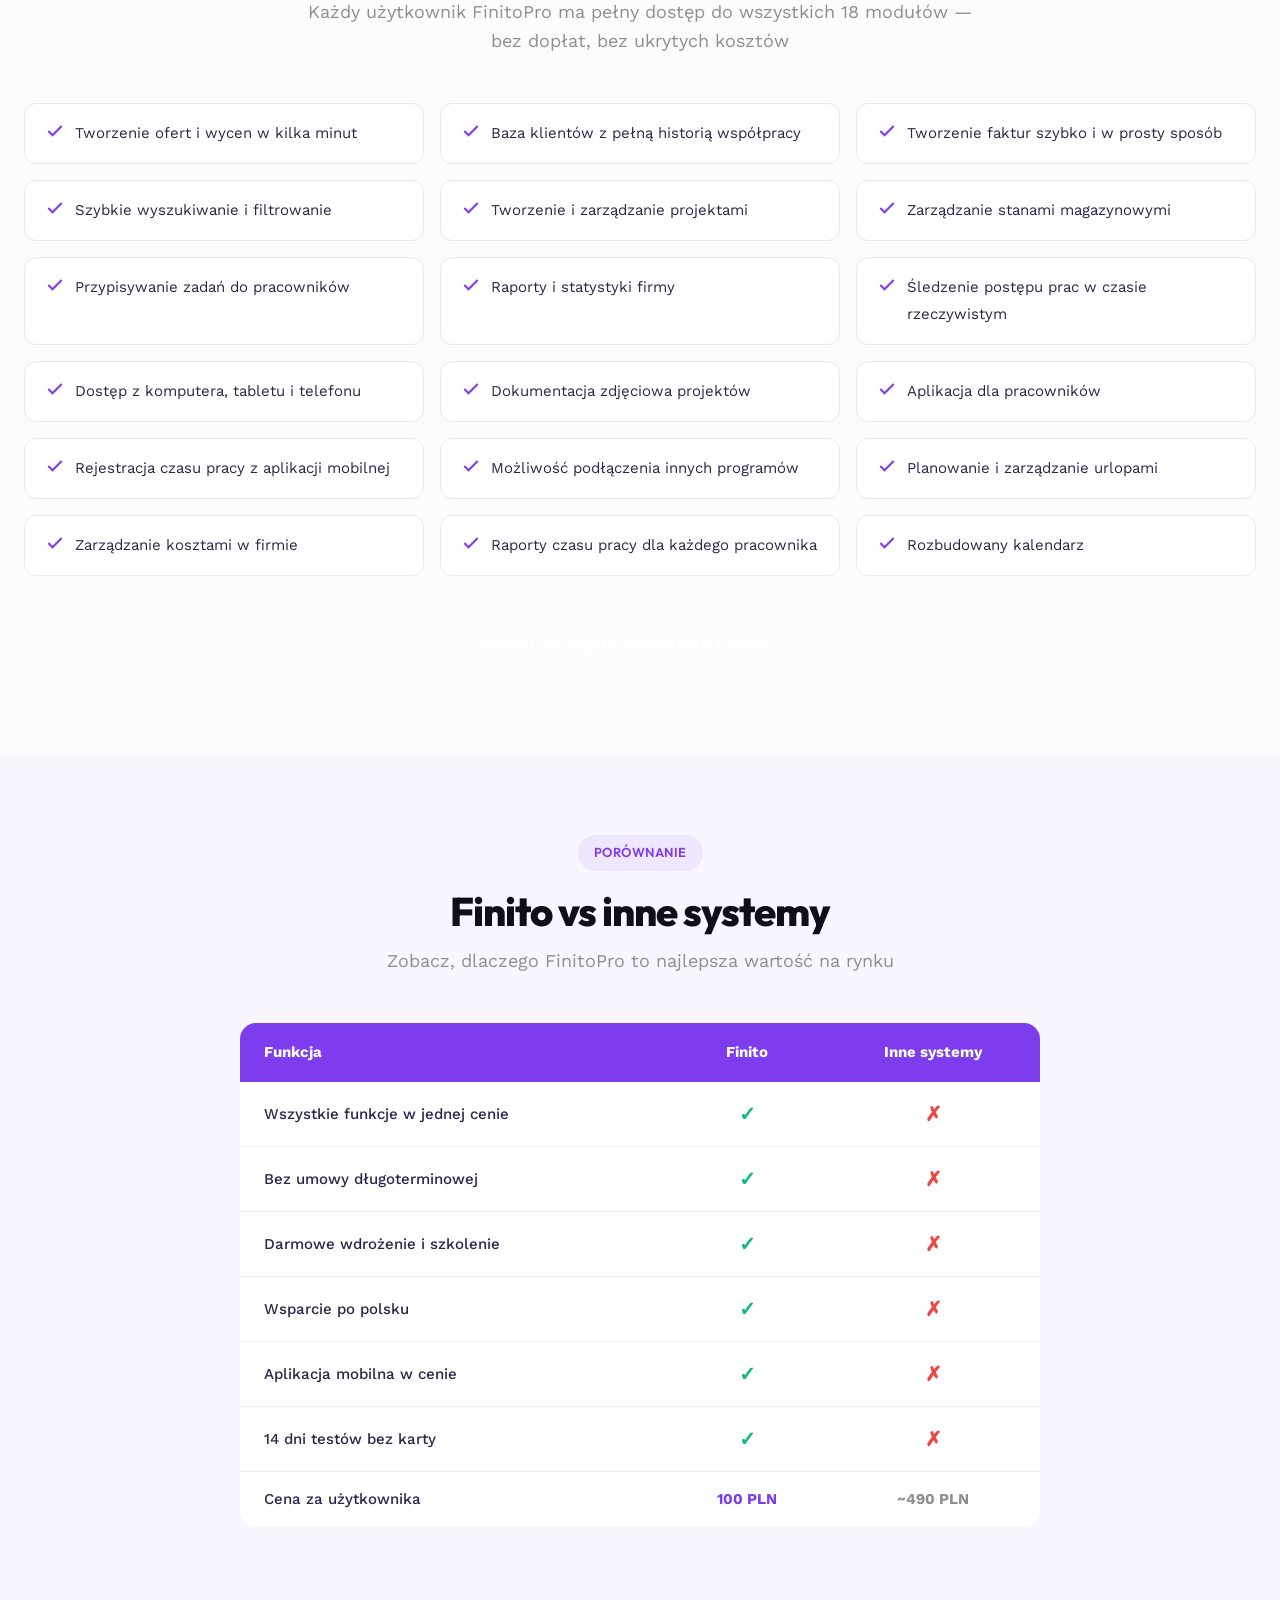
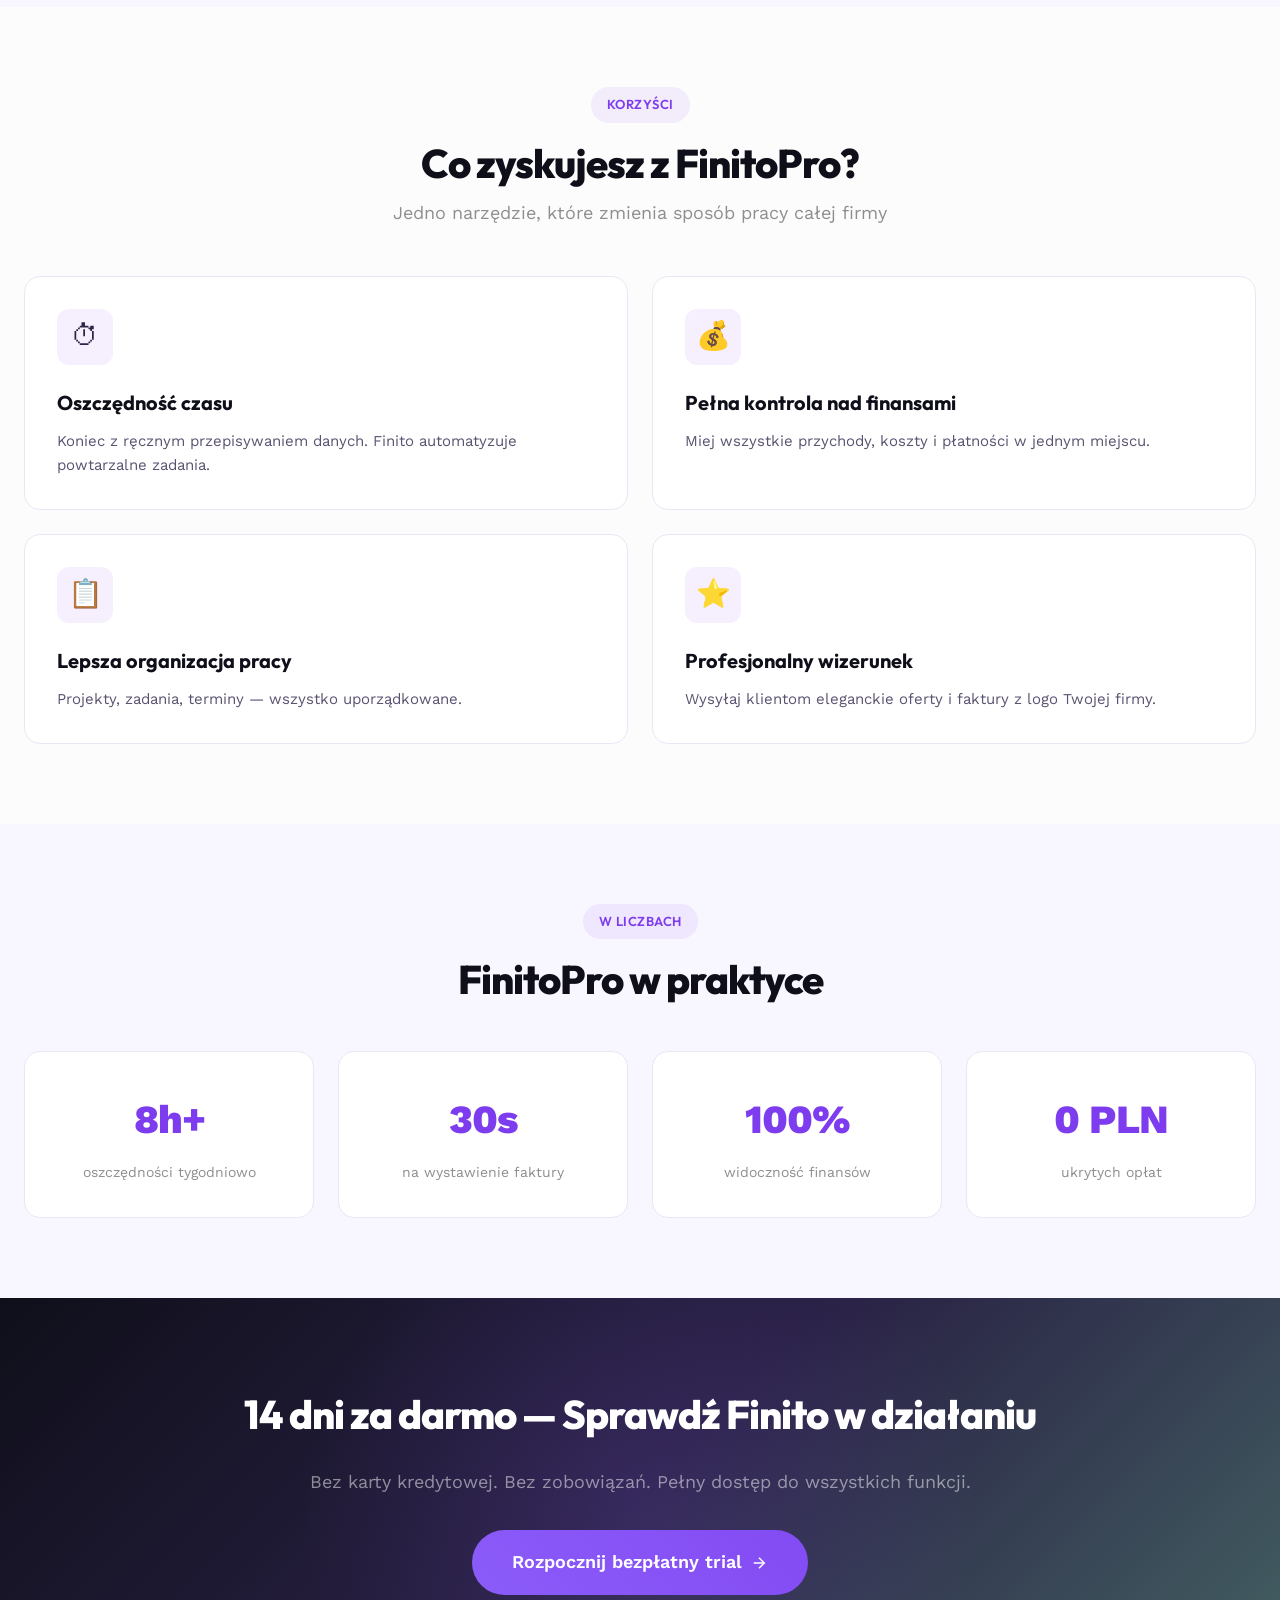
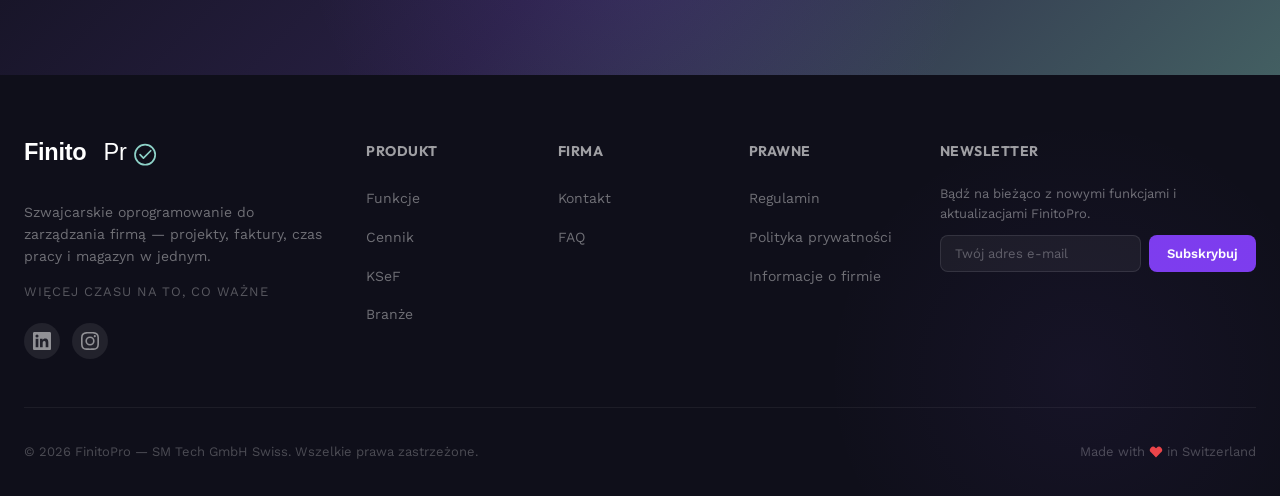
<file: cennik/index.html>
<!DOCTYPE html>
<html lang="pl">
<head>
  <meta charset="UTF-8">
  <meta name="viewport" content="width=device-width, initial-scale=1.0">

  <!-- SEO: Title -->
  <title>Cennik FinitoPro — 100 PLN za użytkownika | Wszystkie funkcje w jednej cenie</title>

  <!-- SEO: Meta description -->
  <meta name="description" content="FinitoPro kosztuje 100 PLN netto za użytkownika miesięcznie. 18 modułów, darmowe szkolenie, bezpłatna migracja danych. 14 dni za darmo — bez karty kredytowej.">

  <!-- SEO: Keywords -->
  <meta name="keywords" content="cennik FinitoPro, cena program do zarządzania firmą, 100 PLN użytkownik, oprogramowanie dla firm cennik, program ERP cennik, FinitoPro koszt">

  <!-- SEO: Hreflang -->
  <link rel="alternate" hreflang="pl" href="https://finitopro.pl/cennik/">
  <link rel="alternate" hreflang="de-CH" href="https://finitopro.ch/">
  <link rel="alternate" hreflang="x-default" href="https://finitopro.pl/cennik/">

  <!-- SEO: Canonical -->
  <link rel="canonical" href="https://finitopro.pl/cennik/">

  <!-- Open Graph -->
  <meta property="og:type" content="website">
  <meta property="og:title" content="Cennik FinitoPro — 100 PLN za użytkownika | Wszystkie funkcje w jednej cenie">
  <meta property="og:description" content="FinitoPro kosztuje 100 PLN netto za użytkownika miesięcznie. 18 modułów, darmowe szkolenie, bezpłatna migracja danych. 14 dni za darmo.">
  <meta property="og:url" content="https://finitopro.pl/cennik/">
  <meta property="og:site_name" content="FinitoPro">
  <meta property="og:locale" content="pl_PL">

  <link rel="icon" type="image/svg+xml" href="/images/favicon.svg">

  <!-- Fonts -->
  <link rel="preconnect" href="https://fonts.googleapis.com">
  <link rel="preconnect" href="https://fonts.gstatic.com" crossorigin>
  <link href="https://fonts.googleapis.com/css2?family=Outfit:wght@300;400;500;600;700;800&family=Work+Sans:wght@400;500&display=swap" rel="stylesheet">

  <!-- Styles -->
  <link rel="stylesheet" href="/css/style.css">

  <!-- Schema.org: Product -->
  <script type="application/ld+json">
  {
    "@context": "https://schema.org",
    "@type": "Product",
    "name": "FinitoPro",
    "description": "Oprogramowanie do zarządzania firmą — projekty, faktury, czas pracy, magazyn. 18 modułów w jednej cenie.",
    "brand": {
      "@type": "Organization",
      "name": "FinitoPro"
    },
    "offers": {
      "@type": "Offer",
      "price": "100",
      "priceCurrency": "PLN",
      "priceValidUntil": "2026-12-31",
      "availability": "https://schema.org/InStock",
      "url": "https://finitopro.pl/cennik/",
      "description": "100 PLN netto za użytkownika miesięcznie. Wszystkie funkcje w jednej cenie."
    }
  }
  </script>

  <style>
    /* Cennik page specific styles */
    .cennik-hero {
      background: var(--bg);
      text-align: center;
      padding: 100px 0 60px;
    }
    .cennik-hero .hero-content {
      display: block;
      max-width: 800px;
      margin: 0 auto;
    }
    .hero-bullets {
      display: flex;
      justify-content: center;
      gap: 32px;
      margin-top: 32px;
      flex-wrap: wrap;
    }
    .hero-bullets li {
      display: flex;
      align-items: center;
      gap: 8px;
      font-size: 16px;
      font-weight: 600;
      color: var(--text-secondary);
      list-style: none;
    }
    .hero-bullets li svg {
      color: var(--success);
      flex-shrink: 0;
    }
    .pricing-card-section .pricing-card {
      max-width: 560px;
    }
    .pricing-card .pricing-includes {
      list-style: none;
      text-align: left;
      margin-bottom: 32px;
    }
    .pricing-card .pricing-includes li {
      display: flex;
      align-items: flex-start;
      gap: 12px;
      padding: 10px 0;
      font-size: 15px;
      color: var(--text-secondary);
      border-bottom: 1px solid var(--border-light);
    }
    .pricing-card .pricing-includes li:last-child {
      border-bottom: none;
    }
    .pricing-card .pricing-includes li svg {
      width: 20px;
      height: 20px;
      color: var(--success);
      flex-shrink: 0;
      margin-top: 2px;
    }

    /* Features checklist grid */
    .features-checklist {
      display: grid;
      grid-template-columns: repeat(3, 1fr);
      gap: 16px;
      list-style: none;
    }
    .features-checklist li {
      display: flex;
      align-items: flex-start;
      gap: 10px;
      background: var(--bg-white);
      border: 1px solid var(--border);
      border-radius: var(--radius-sm);
      padding: 16px 20px;
      font-size: 15px;
      color: var(--text);
      transition: all 0.2s ease;
    }
    .features-checklist li:hover {
      box-shadow: var(--shadow);
      border-color: var(--primary-bg);
    }
    .features-checklist li svg {
      width: 20px;
      height: 20px;
      color: var(--primary);
      flex-shrink: 0;
      margin-top: 1px;
    }

    /* Comparison table */
    .comparison-table {
      width: 100%;
      border-collapse: separate;
      border-spacing: 0;
      border-radius: var(--radius);
      overflow: hidden;
      box-shadow: var(--shadow);
    }
    .comparison-table thead th {
      background: var(--primary);
      color: white;
      padding: 16px 24px;
      font-size: 15px;
      font-weight: 700;
      text-align: center;
    }
    .comparison-table thead th:first-child {
      text-align: left;
    }
    .comparison-table tbody td {
      padding: 14px 24px;
      font-size: 15px;
      color: var(--text);
      border-bottom: 1px solid var(--border-light);
      background: var(--bg-white);
      text-align: center;
    }
    .comparison-table tbody td:first-child {
      text-align: left;
      font-weight: 500;
    }
    .comparison-table tbody tr:last-child td {
      border-bottom: none;
    }
    .comparison-table tbody tr:hover td {
      background: var(--primary-bg-light);
    }
    .check-yes {
      color: var(--success);
      font-size: 20px;
      font-weight: 700;
    }
    .check-no {
      color: var(--danger);
      font-size: 20px;
      font-weight: 700;
    }
    .comparison-table .price-cell {
      font-weight: 700;
      color: var(--primary);
    }
    .comparison-table .price-cell-other {
      font-weight: 700;
      color: var(--text-muted);
    }

    /* Benefits grid */
    .benefits-grid {
      display: grid;
      grid-template-columns: repeat(2, 1fr);
      gap: 24px;
    }
    .benefit-card {
      background: var(--bg-white);
      border: 1px solid var(--border);
      border-radius: var(--radius);
      padding: 32px;
      transition: all 0.3s ease;
    }
    .benefit-card:hover {
      box-shadow: var(--shadow-md);
      transform: translateY(-4px);
      border-color: var(--primary-bg);
    }
    .benefit-icon {
      width: 56px;
      height: 56px;
      border-radius: var(--radius-sm);
      background: var(--primary-bg);
      display: flex;
      align-items: center;
      justify-content: center;
      margin-bottom: 20px;
      font-size: 28px;
    }
    .benefit-card h3 {
      font-size: 20px;
      font-weight: 700;
      margin-bottom: 8px;
      color: var(--text-dark);
    }
    .benefit-card p {
      font-size: 15px;
      color: var(--text-secondary);
      line-height: 1.6;
    }

    /* Stats row */
    .stats-row {
      display: grid;
      grid-template-columns: repeat(4, 1fr);
      gap: 24px;
    }
    .stat-card {
      background: var(--bg-white);
      border: 1px solid var(--border);
      border-radius: var(--radius);
      padding: 32px;
      text-align: center;
      transition: all 0.3s ease;
    }
    .stat-card:hover {
      box-shadow: var(--shadow-md);
      transform: translateY(-4px);
    }
    .stat-value {
      font-size: 40px;
      font-weight: 800;
      color: var(--primary);
      letter-spacing: -1px;
      margin-bottom: 4px;
    }
    .stat-label {
      font-size: 14px;
      color: var(--text-muted);
    }

    /* Responsive overrides for cennik */
    @media (max-width: 1024px) {
      .features-checklist { grid-template-columns: repeat(2, 1fr); }
      .stats-row { grid-template-columns: repeat(2, 1fr); }
    }
    @media (max-width: 768px) {
      .cennik-hero { padding: 60px 0 40px; }
      .cennik-hero h1 { font-size: 32px !important; }
      .hero-bullets { flex-direction: column; align-items: center; gap: 12px; }
      .features-checklist { grid-template-columns: 1fr; }
      .benefits-grid { grid-template-columns: 1fr; }
      .stats-row { grid-template-columns: 1fr; }
      .comparison-table { font-size: 14px; }
      .comparison-table thead th,
      .comparison-table tbody td { padding: 10px 12px; }
    }
  </style>
</head>
<body>

<!-- Navigation -->
<nav class="navbar" id="navbar">
  <div class="nav-container">
    <a href="/" class="nav-logo" aria-label="FinitoPro - strona główna">
      <img src="/images/logo.svg" alt="FinitoPro" height="30">
    </a>

    <ul class="nav-links" id="navLinks">
      <!-- Moduły Dropdown -->
      <li class="nav-dropdown-trigger">
        <button class="nav-dropdown-btn">
          Moduły
          <svg viewBox="0 0 24 24" fill="none" stroke="currentColor" stroke-width="2"><path d="M6 9l6 6 6-6"/></svg>
        </button>
        <div class="mega-dropdown">
          <div class="mega-dropdown-grid cols-4">
            <a href="/funkcje/" class="mega-dropdown-item">
              <svg viewBox="0 0 24 24" fill="none" stroke="currentColor" stroke-width="1.5"><rect x="3" y="3" width="7" height="7" rx="1"/><rect x="14" y="3" width="7" height="7" rx="1"/><rect x="3" y="14" width="7" height="7" rx="1"/><rect x="14" y="14" width="7" height="7" rx="1"/></svg>
              Dashboard
            </a>
            <a href="/funkcje/" class="mega-dropdown-item">
              <svg viewBox="0 0 24 24" fill="none" stroke="currentColor" stroke-width="1.5"><rect x="3" y="3" width="18" height="18" rx="2"/><path d="M3 9h18"/><path d="M9 21V9"/></svg>
              Projekty
            </a>
            <a href="/funkcje/" class="mega-dropdown-item">
              <svg viewBox="0 0 24 24" fill="none" stroke="currentColor" stroke-width="1.5"><rect x="2" y="5" width="20" height="14" rx="2"/><path d="M2 10h20"/></svg>
              Faktury
            </a>
            <a href="/funkcje/" class="mega-dropdown-item">
              <svg viewBox="0 0 24 24" fill="none" stroke="currentColor" stroke-width="1.5"><path d="M14 2H6a2 2 0 00-2 2v16a2 2 0 002 2h12a2 2 0 002-2V8z"/><path d="M14 2v6h6"/></svg>
              Oferty
            </a>
            <a href="/funkcje/" class="mega-dropdown-item">
              <svg viewBox="0 0 24 24" fill="none" stroke="currentColor" stroke-width="1.5"><circle cx="12" cy="12" r="10"/><path d="M12 6v6l4 2"/></svg>
              Czas pracy
            </a>
            <a href="/funkcje/" class="mega-dropdown-item">
              <svg viewBox="0 0 24 24" fill="none" stroke="currentColor" stroke-width="1.5"><path d="M17 21v-2a4 4 0 00-4-4H5a4 4 0 00-4 4v2"/><circle cx="9" cy="7" r="4"/><path d="M23 21v-2a4 4 0 00-3-3.87"/><path d="M16 3.13a4 4 0 010 7.75"/></svg>
              CRM
            </a>
            <a href="/funkcje/" class="mega-dropdown-item">
              <svg viewBox="0 0 24 24" fill="none" stroke="currentColor" stroke-width="1.5"><rect x="3" y="4" width="18" height="18" rx="2"/><path d="M16 2v4"/><path d="M8 2v4"/><path d="M3 10h18"/></svg>
              Urlopy
            </a>
            <a href="/funkcje/" class="mega-dropdown-item">
              <svg viewBox="0 0 24 24" fill="none" stroke="currentColor" stroke-width="1.5"><path d="M23 19a2 2 0 01-2 2H3a2 2 0 01-2-2V8a2 2 0 012-2h4l2-3h6l2 3h4a2 2 0 012 2z"/><circle cx="12" cy="13" r="4"/></svg>
              Dokumentacja foto
            </a>
            <a href="/funkcje/" class="mega-dropdown-item">
              <svg viewBox="0 0 24 24" fill="none" stroke="currentColor" stroke-width="1.5"><path d="M21 16V8a2 2 0 00-1-1.73l-7-4a2 2 0 00-2 0l-7 4A2 2 0 003 8v8a2 2 0 001 1.73l7 4a2 2 0 002 0l7-4A2 2 0 0021 16z"/></svg>
              Magazyn
            </a>
            <a href="/funkcje/" class="mega-dropdown-item">
              <svg viewBox="0 0 24 24" fill="none" stroke="currentColor" stroke-width="1.5"><line x1="12" y1="1" x2="12" y2="23"/><path d="M17 5H9.5a3.5 3.5 0 000 7h5a3.5 3.5 0 010 7H6"/></svg>
              Wydatki
            </a>
            <a href="/funkcje/" class="mega-dropdown-item">
              <svg viewBox="0 0 24 24" fill="none" stroke="currentColor" stroke-width="1.5"><rect x="5" y="2" width="14" height="20" rx="2"/><line x1="12" y1="18" x2="12" y2="18.01"/></svg>
              Aplikacja mobilna
            </a>
            <a href="/funkcje/" class="mega-dropdown-item">
              <svg viewBox="0 0 24 24" fill="none" stroke="currentColor" stroke-width="1.5"><path d="M16 21v-2a4 4 0 00-4-4H5a4 4 0 00-4 4v2"/><circle cx="8.5" cy="7" r="4"/><path d="M20 8v6"/><path d="M23 11h-6"/></svg>
              Portal klienta
            </a>
            <a href="/funkcje/" class="mega-dropdown-item">
              <svg viewBox="0 0 24 24" fill="none" stroke="currentColor" stroke-width="1.5"><path d="M21 12a9 9 0 01-9 9m9-9a9 9 0 00-9-9m9 9H3m9 9a9 9 0 01-9-9m9 9c1.66 0 3-4.03 3-9s-1.34-9-3-9m0 18c-1.66 0-3-4.03-3-9s1.34-9 3-9"/></svg>
              Usługi serwisowe
            </a>
          </div>
          <div class="mega-dropdown-footer">
            <a href="/funkcje/">
              Wszystkie moduły
              <svg viewBox="0 0 24 24" fill="none" stroke="currentColor" stroke-width="2"><path d="M5 12h14"/><path d="M12 5l7 7-7 7"/></svg>
            </a>
          </div>
        </div>
      </li>

      <!-- Branże Dropdown -->
      <li class="nav-dropdown-trigger">
        <button class="nav-dropdown-btn">
          Branże
          <svg viewBox="0 0 24 24" fill="none" stroke="currentColor" stroke-width="2"><path d="M6 9l6 6 6-6"/></svg>
        </button>
        <div class="mega-dropdown">
          <div class="mega-dropdown-grid cols-5">
            <a href="/#branze" class="mega-dropdown-item">
              <svg viewBox="0 0 24 24" fill="none" stroke="currentColor" stroke-width="1.5"><path d="M2 20h20"/><path d="M5 20V8l7-5 7 5v12"/><path d="M9 20v-5h6v5"/></svg>
              Budownictwo
            </a>
            <a href="/#branze" class="mega-dropdown-item">
              <svg viewBox="0 0 24 24" fill="none" stroke="currentColor" stroke-width="1.5"><path d="M20 14.66V20a2 2 0 01-2 2H4a2 2 0 01-2-2V6a2 2 0 012-2h5.34"/><polygon points="18 2 22 6 12 16 8 16 8 12 18 2"/></svg>
              Malarstwo
            </a>
            <a href="/#branze" class="mega-dropdown-item">
              <svg viewBox="0 0 24 24" fill="none" stroke="currentColor" stroke-width="1.5"><path d="M13 2L3 14h9l-1 8 10-12h-9l1-8z"/></svg>
              Elektryka
            </a>
            <a href="/#branze" class="mega-dropdown-item">
              <svg viewBox="0 0 24 24" fill="none" stroke="currentColor" stroke-width="1.5"><path d="M12 2v6m0 12v2M4.93 4.93l4.24 4.24m5.66 5.66l4.24 4.24M2 12h6m8 0h6M4.93 19.07l4.24-4.24m5.66-5.66l4.24-4.24"/></svg>
              Hydraulika
            </a>
            <a href="/#branze" class="mega-dropdown-item">
              <svg viewBox="0 0 24 24" fill="none" stroke="currentColor" stroke-width="1.5"><path d="M3 9l9-7 9 7v11a2 2 0 01-2 2H5a2 2 0 01-2-2z"/><path d="M9 22V12h6v10"/></svg>
              Dekarstwo
            </a>
            <a href="/#branze" class="mega-dropdown-item">
              <svg viewBox="0 0 24 24" fill="none" stroke="currentColor" stroke-width="1.5"><path d="M12 22c-4.97 0-9-2.24-9-5v-4c0-2.76 4.03-5 9-5s9 2.24 9 5v4c0 2.76-4.03 5-9 5z"/><path d="M12 8V2"/><path d="M8 6l4-4 4 4"/></svg>
              Ogrodnictwo
            </a>
            <a href="/#branze" class="mega-dropdown-item">
              <svg viewBox="0 0 24 24" fill="none" stroke="currentColor" stroke-width="1.5"><rect x="2" y="7" width="20" height="14" rx="2"/><path d="M16 7V5a2 2 0 00-2-2h-4a2 2 0 00-2 2v2"/></svg>
              Stolarstwo
            </a>
            <a href="/#branze" class="mega-dropdown-item">
              <svg viewBox="0 0 24 24" fill="none" stroke="currentColor" stroke-width="1.5"><rect x="1" y="3" width="15" height="13" rx="2"/><path d="M16 8h4a2 2 0 012 2v6a2 2 0 01-2 2h-4"/><circle cx="5.5" cy="18" r="2.5"/><circle cx="18.5" cy="18" r="2.5"/></svg>
              Przeprowadzki
            </a>
            <a href="/#branze" class="mega-dropdown-item">
              <svg viewBox="0 0 24 24" fill="none" stroke="currentColor" stroke-width="1.5"><path d="M14.7 6.3a1 1 0 000 1.4l1.6 1.6a1 1 0 001.4 0l3.77-3.77a6 6 0 01-7.94 7.94l-6.91 6.91a2.12 2.12 0 01-3-3l6.91-6.91a6 6 0 017.94-7.94l-3.76 3.76z"/></svg>
              Facility Service
            </a>
            <a href="/#branze" class="mega-dropdown-item">
              <svg viewBox="0 0 24 24" fill="none" stroke="currentColor" stroke-width="1.5"><circle cx="12" cy="12" r="3"/><path d="M19.4 15a1.65 1.65 0 00.33 1.82l.06.06a2 2 0 01-2.83 2.83l-.06-.06a1.65 1.65 0 00-1.82-.33 1.65 1.65 0 00-1 1.51V21a2 2 0 01-4 0v-.09A1.65 1.65 0 009 19.4a1.65 1.65 0 00-1.82.33l-.06.06a2 2 0 01-2.83-2.83l.06-.06A1.65 1.65 0 004.68 15a1.65 1.65 0 00-1.51-1H3a2 2 0 010-4h.09A1.65 1.65 0 004.6 9a1.65 1.65 0 00-.33-1.82l-.06-.06a2 2 0 012.83-2.83l.06.06A1.65 1.65 0 009 4.68a1.65 1.65 0 001-1.51V3a2 2 0 014 0v.09a1.65 1.65 0 001 1.51 1.65 1.65 0 001.82-.33l.06-.06a2 2 0 012.83 2.83l-.06.06A1.65 1.65 0 0019.4 9a1.65 1.65 0 001.51 1H21a2 2 0 010 4h-.09a1.65 1.65 0 00-1.51 1z"/></svg>
              Produkcja
            </a>
            <a href="/#branze" class="mega-dropdown-item">
              <svg viewBox="0 0 24 24" fill="none" stroke="currentColor" stroke-width="1.5"><path d="M6 2L3 6v14a2 2 0 002 2h14a2 2 0 002-2V6l-3-4z"/><line x1="3" y1="6" x2="21" y2="6"/><path d="M16 10a4 4 0 01-8 0"/></svg>
              Handel
            </a>
            <a href="/#branze" class="mega-dropdown-item">
              <svg viewBox="0 0 24 24" fill="none" stroke="currentColor" stroke-width="1.5"><polyline points="16 18 22 12 16 6"/><polyline points="8 6 2 12 8 18"/></svg>
              IT i agencje
            </a>
          </div>
        </div>
      </li>

      <li><a href="/cennik/">Cennik</a></li>
      <li><a href="/ksef/">KSeF</a></li>
      <li><a href="/kontakt/">Kontakt</a></li>

      <!-- Mobile-only actions (shown inside hamburger menu) -->
      <li class="nav-mobile-actions" style="display:none;">
        <a href="https://app.finitopro.ch/login" class="nav-login">Zaloguj się</a>
        <a href="https://app.finitopro.ch/register" class="nav-cta">Testuj za darmo</a>
      </li>
    </ul>

    <!-- Desktop actions -->
    <div class="nav-actions">
      <a href="https://app.finitopro.ch/login" class="nav-login">Zaloguj się</a>
      <a href="https://app.finitopro.ch/register" class="nav-cta">
        Testuj za darmo
        <svg viewBox="0 0 24 24" fill="none" stroke="currentColor" stroke-width="2"><path d="M5 12h14"/><path d="M12 5l7 7-7 7"/></svg>
      </a>
    </div>

    <button class="nav-toggle" id="navToggle" aria-label="Otwórz menu nawigacji" aria-expanded="false">
      <svg viewBox="0 0 24 24" fill="none" stroke="currentColor" stroke-width="2"><path d="M3 12h18M3 6h18M3 18h18"/></svg>
    </button>
  </div>
</nav>

<!-- Hero -->
<header class="hero cennik-hero">
  <div class="container hero-content">
    <div class="section-badge">Cennik</div>

    <h1>Zapomnij o pakietach. <span class="highlight">Płać jedną stałą kwotę za użytkownika.</span></h1>

    <p class="hero-subtitle">W Finito nie ma planów Basic, Standard ani Enterprise. Każdy użytkownik dostaje pełen dostęp do wszystkich funkcji.</p>

    <p class="hero-subtitle" style="font-size: 20px; font-weight: 600; color: var(--primary);">100 PLN netto za użytkownika, niezależnie od tego, ile funkcji używasz.</p>

    <ul class="hero-bullets">
      <li>
        <svg width="20" height="20" viewBox="0 0 24 24" fill="none" stroke="currentColor" stroke-width="2.5"><polyline points="20,6 9,17 4,12"/></svg>
        Bez umów długoterminowych
      </li>
      <li>
        <svg width="20" height="20" viewBox="0 0 24 24" fill="none" stroke="currentColor" stroke-width="2.5"><polyline points="20,6 9,17 4,12"/></svg>
        14 dni za darmo
      </li>
      <li>
        <svg width="20" height="20" viewBox="0 0 24 24" fill="none" stroke="currentColor" stroke-width="2.5"><polyline points="20,6 9,17 4,12"/></svg>
        Anuluj kiedy chcesz
      </li>
    </ul>
  </div>
</header>

<!-- Pricing Card -->
<section class="section pricing-card-section" style="background: var(--primary-bg-light);">
  <div class="container">
    <div class="pricing-card">
      <div class="pricing-badge">Najpopularniejszy plan</div>
      <div class="pricing-price">100 PLN <span>/ użytkownik / miesiąc</span></div>
      <p class="pricing-period">NETTO</p>

      <ul class="pricing-includes">
        <li>
          <svg viewBox="0 0 24 24" fill="none" stroke="currentColor" stroke-width="2.5"><polyline points="20,6 9,17 4,12"/></svg>
          Darmowe szkolenie dla całego zespołu
        </li>
        <li>
          <svg viewBox="0 0 24 24" fill="none" stroke="currentColor" stroke-width="2.5"><polyline points="20,6 9,17 4,12"/></svg>
          Bezpłatna migracja danych z innych programów
        </li>
        <li>
          <svg viewBox="0 0 24 24" fill="none" stroke="currentColor" stroke-width="2.5"><polyline points="20,6 9,17 4,12"/></svg>
          Bez umowy — rezygnujesz kiedy chcesz
        </li>
        <li>
          <svg viewBox="0 0 24 24" fill="none" stroke="currentColor" stroke-width="2.5"><polyline points="20,6 9,17 4,12"/></svg>
          Dedykowany opiekun klienta przy wdrożeniu
        </li>
      </ul>

      <a href="https://app.finitopro.ch/register" class="btn btn-primary" style="width: 100%; justify-content: center;">
        Testuj za darmo przez 14 dni
        <svg width="18" height="18" viewBox="0 0 24 24" fill="none" stroke="currentColor" stroke-width="2"><path d="M5 12h14"/><path d="M12 5l7 7-7 7"/></svg>
      </a>
    </div>
  </div>
</section>

<!-- 18 Features -->
<section class="section" id="funkcje-lista">
  <div class="container">
    <div class="section-header fade-up-target">
      <div class="section-badge">18 modułów</div>
      <h2 class="section-title">Wszystkie funkcje w jednej cenie</h2>
      <p class="section-subtitle">Każdy użytkownik FinitoPro ma pełny dostęp do wszystkich 18 modułów — bez dopłat, bez ukrytych kosztów</p>
    </div>

    <ul class="features-checklist">
      <li>
        <svg viewBox="0 0 24 24" fill="none" stroke="currentColor" stroke-width="2.5"><polyline points="20,6 9,17 4,12"/></svg>
        Tworzenie ofert i wycen w kilka minut
      </li>
      <li>
        <svg viewBox="0 0 24 24" fill="none" stroke="currentColor" stroke-width="2.5"><polyline points="20,6 9,17 4,12"/></svg>
        Baza klientów z pełną historią współpracy
      </li>
      <li>
        <svg viewBox="0 0 24 24" fill="none" stroke="currentColor" stroke-width="2.5"><polyline points="20,6 9,17 4,12"/></svg>
        Tworzenie faktur szybko i w prosty sposób
      </li>
      <li>
        <svg viewBox="0 0 24 24" fill="none" stroke="currentColor" stroke-width="2.5"><polyline points="20,6 9,17 4,12"/></svg>
        Szybkie wyszukiwanie i filtrowanie
      </li>
      <li>
        <svg viewBox="0 0 24 24" fill="none" stroke="currentColor" stroke-width="2.5"><polyline points="20,6 9,17 4,12"/></svg>
        Tworzenie i zarządzanie projektami
      </li>
      <li>
        <svg viewBox="0 0 24 24" fill="none" stroke="currentColor" stroke-width="2.5"><polyline points="20,6 9,17 4,12"/></svg>
        Zarządzanie stanami magazynowymi
      </li>
      <li>
        <svg viewBox="0 0 24 24" fill="none" stroke="currentColor" stroke-width="2.5"><polyline points="20,6 9,17 4,12"/></svg>
        Przypisywanie zadań do pracowników
      </li>
      <li>
        <svg viewBox="0 0 24 24" fill="none" stroke="currentColor" stroke-width="2.5"><polyline points="20,6 9,17 4,12"/></svg>
        Raporty i statystyki firmy
      </li>
      <li>
        <svg viewBox="0 0 24 24" fill="none" stroke="currentColor" stroke-width="2.5"><polyline points="20,6 9,17 4,12"/></svg>
        Śledzenie postępu prac w czasie rzeczywistym
      </li>
      <li>
        <svg viewBox="0 0 24 24" fill="none" stroke="currentColor" stroke-width="2.5"><polyline points="20,6 9,17 4,12"/></svg>
        Dostęp z komputera, tabletu i telefonu
      </li>
      <li>
        <svg viewBox="0 0 24 24" fill="none" stroke="currentColor" stroke-width="2.5"><polyline points="20,6 9,17 4,12"/></svg>
        Dokumentacja zdjęciowa projektów
      </li>
      <li>
        <svg viewBox="0 0 24 24" fill="none" stroke="currentColor" stroke-width="2.5"><polyline points="20,6 9,17 4,12"/></svg>
        Aplikacja dla pracowników
      </li>
      <li>
        <svg viewBox="0 0 24 24" fill="none" stroke="currentColor" stroke-width="2.5"><polyline points="20,6 9,17 4,12"/></svg>
        Rejestracja czasu pracy z aplikacji mobilnej
      </li>
      <li>
        <svg viewBox="0 0 24 24" fill="none" stroke="currentColor" stroke-width="2.5"><polyline points="20,6 9,17 4,12"/></svg>
        Możliwość podłączenia innych programów
      </li>
      <li>
        <svg viewBox="0 0 24 24" fill="none" stroke="currentColor" stroke-width="2.5"><polyline points="20,6 9,17 4,12"/></svg>
        Planowanie i zarządzanie urlopami
      </li>
      <li>
        <svg viewBox="0 0 24 24" fill="none" stroke="currentColor" stroke-width="2.5"><polyline points="20,6 9,17 4,12"/></svg>
        Zarządzanie kosztami w firmie
      </li>
      <li>
        <svg viewBox="0 0 24 24" fill="none" stroke="currentColor" stroke-width="2.5"><polyline points="20,6 9,17 4,12"/></svg>
        Raporty czasu pracy dla każdego pracownika
      </li>
      <li>
        <svg viewBox="0 0 24 24" fill="none" stroke="currentColor" stroke-width="2.5"><polyline points="20,6 9,17 4,12"/></svg>
        Rozbudowany kalendarz
      </li>
    </ul>

    <div style="text-align: center; margin-top: 40px;">
      <a href="/funkcje/" class="btn btn-secondary">
        Poznaj szczegóły wszystkich funkcji
        <svg width="18" height="18" viewBox="0 0 24 24" fill="none" stroke="currentColor" stroke-width="2"><path d="M5 12h14"/><path d="M12 5l7 7-7 7"/></svg>
      </a>
    </div>
  </div>
</section>

<!-- Comparison Table -->
<section class="section" style="background: var(--primary-bg-light);">
  <div class="container">
    <div class="section-header fade-up-target">
      <div class="section-badge">Porównanie</div>
      <h2 class="section-title">Finito vs inne systemy</h2>
      <p class="section-subtitle">Zobacz, dlaczego FinitoPro to najlepsza wartość na rynku</p>
    </div>

    <div style="max-width: 800px; margin: 0 auto; overflow-x: auto;">
      <table class="comparison-table">
        <thead>
          <tr>
            <th>Funkcja</th>
            <th>Finito</th>
            <th>Inne systemy</th>
          </tr>
        </thead>
        <tbody>
          <tr>
            <td>Wszystkie funkcje w jednej cenie</td>
            <td><span class="check-yes" aria-label="Tak">&#10003;</span></td>
            <td><span class="check-no" aria-label="Nie">&#10007;</span></td>
          </tr>
          <tr>
            <td>Bez umowy długoterminowej</td>
            <td><span class="check-yes" aria-label="Tak">&#10003;</span></td>
            <td><span class="check-no" aria-label="Nie">&#10007;</span></td>
          </tr>
          <tr>
            <td>Darmowe wdrożenie i szkolenie</td>
            <td><span class="check-yes" aria-label="Tak">&#10003;</span></td>
            <td><span class="check-no" aria-label="Nie">&#10007;</span></td>
          </tr>
          <tr>
            <td>Wsparcie po polsku</td>
            <td><span class="check-yes" aria-label="Tak">&#10003;</span></td>
            <td><span class="check-no" aria-label="Nie">&#10007;</span></td>
          </tr>
          <tr>
            <td>Aplikacja mobilna w cenie</td>
            <td><span class="check-yes" aria-label="Tak">&#10003;</span></td>
            <td><span class="check-no" aria-label="Nie">&#10007;</span></td>
          </tr>
          <tr>
            <td>14 dni testów bez karty</td>
            <td><span class="check-yes" aria-label="Tak">&#10003;</span></td>
            <td><span class="check-no" aria-label="Nie">&#10007;</span></td>
          </tr>
          <tr>
            <td>Cena za użytkownika</td>
            <td class="price-cell">100 PLN</td>
            <td class="price-cell-other">~490 PLN</td>
          </tr>
        </tbody>
      </table>
    </div>
  </div>
</section>

<!-- Benefits -->
<section class="section">
  <div class="container">
    <div class="section-header fade-up-target">
      <div class="section-badge">Korzyści</div>
      <h2 class="section-title">Co zyskujesz z FinitoPro?</h2>
      <p class="section-subtitle">Jedno narzędzie, które zmienia sposób pracy całej firmy</p>
    </div>

    <div class="benefits-grid">
      <div class="benefit-card fade-up-target">
        <div class="benefit-icon" aria-hidden="true">&#9201;</div>
        <h3>Oszczędność czasu</h3>
        <p>Koniec z ręcznym przepisywaniem danych. Finito automatyzuje powtarzalne zadania.</p>
      </div>

      <div class="benefit-card fade-up-target">
        <div class="benefit-icon" aria-hidden="true">&#128176;</div>
        <h3>Pełna kontrola nad finansami</h3>
        <p>Miej wszystkie przychody, koszty i płatności w jednym miejscu.</p>
      </div>

      <div class="benefit-card fade-up-target">
        <div class="benefit-icon" aria-hidden="true">&#128203;</div>
        <h3>Lepsza organizacja pracy</h3>
        <p>Projekty, zadania, terminy — wszystko uporządkowane.</p>
      </div>

      <div class="benefit-card fade-up-target">
        <div class="benefit-icon" aria-hidden="true">&#11088;</div>
        <h3>Profesjonalny wizerunek</h3>
        <p>Wysyłaj klientom eleganckie oferty i faktury z logo Twojej firmy.</p>
      </div>
    </div>
  </div>
</section>

<!-- Stats -->
<section class="section" style="background: var(--primary-bg-light);">
  <div class="container">
    <div class="section-header fade-up-target">
      <div class="section-badge">W liczbach</div>
      <h2 class="section-title">FinitoPro w praktyce</h2>
    </div>

    <div class="stats-row">
      <div class="stat-card fade-up-target">
        <div class="stat-value">8h+</div>
        <div class="stat-label">oszczędności tygodniowo</div>
      </div>
      <div class="stat-card fade-up-target">
        <div class="stat-value">30s</div>
        <div class="stat-label">na wystawienie faktury</div>
      </div>
      <div class="stat-card fade-up-target">
        <div class="stat-value">100%</div>
        <div class="stat-label">widoczność finansów</div>
      </div>
      <div class="stat-card fade-up-target">
        <div class="stat-value">0 PLN</div>
        <div class="stat-label">ukrytych opłat</div>
      </div>
    </div>
  </div>
</section>

<!-- CTA -->
<section class="cta-section">
  <div class="container">
    <h2>14 dni za darmo — Sprawdź Finito w działaniu</h2>
    <p>Bez karty kredytowej. Bez zobowiązań. Pełny dostęp do wszystkich funkcji.</p>
    <a href="https://app.finitopro.ch/register" class="btn btn-primary">
      Rozpocznij bezpłatny trial
      <svg width="20" height="20" viewBox="0 0 24 24" fill="none" stroke="currentColor" stroke-width="2"><path d="M5 12h14"/><path d="M12 5l7 7-7 7"/></svg>
    </a>
  </div>
</section>

<!-- Footer -->
<footer class="footer">
  <div class="container">
    <div class="footer-grid">
      <div class="footer-brand">
        <a href="/" class="footer-logo">
          <img src="/images/logo.svg" alt="FinitoPro" height="28">
        </a>
        <p>Szwajcarskie oprogramowanie do zarządzania firmą — projekty, faktury, czas pracy i magazyn w jednym.</p>
        <div class="footer-tagline">Więcej czasu na to, co ważne</div>
        <div class="footer-social">
          <a href="https://www.linkedin.com/company/finitopro" aria-label="LinkedIn" target="_blank" rel="noopener">
            <svg viewBox="0 0 24 24" fill="currentColor"><path d="M20.447 20.452h-3.554v-5.569c0-1.328-.027-3.037-1.852-3.037-1.853 0-2.136 1.445-2.136 2.939v5.667H9.351V9h3.414v1.561h.046c.477-.9 1.637-1.85 3.37-1.85 3.601 0 4.267 2.37 4.267 5.455v6.286zM5.337 7.433a2.062 2.062 0 01-2.063-2.065 2.064 2.064 0 112.063 2.065zm1.782 13.019H3.555V9h3.564v11.452zM22.225 0H1.771C.792 0 0 .774 0 1.729v20.542C0 23.227.792 24 1.771 24h20.451C23.2 24 24 23.227 24 22.271V1.729C24 .774 23.2 0 22.222 0h.003z"/></svg>
          </a>
          <a href="https://www.instagram.com/finitopro" aria-label="Instagram" target="_blank" rel="noopener">
            <svg viewBox="0 0 24 24" fill="currentColor"><path d="M12 2.163c3.204 0 3.584.012 4.85.07 3.252.148 4.771 1.691 4.919 4.919.058 1.265.069 1.645.069 4.849 0 3.205-.012 3.584-.069 4.849-.149 3.225-1.664 4.771-4.919 4.919-1.266.058-1.644.07-4.85.07-3.204 0-3.584-.012-4.849-.07-3.26-.149-4.771-1.699-4.919-4.92-.058-1.265-.07-1.644-.07-4.849 0-3.204.013-3.583.07-4.849.149-3.227 1.664-4.771 4.919-4.919 1.266-.057 1.645-.069 4.849-.069zM12 0C8.741 0 8.333.014 7.053.072 2.695.272.273 2.69.073 7.052.014 8.333 0 8.741 0 12c0 3.259.014 3.668.072 4.948.2 4.358 2.618 6.78 6.98 6.98C8.333 23.986 8.741 24 12 24c3.259 0 3.668-.014 4.948-.072 4.354-.2 6.782-2.618 6.979-6.98.059-1.28.073-1.689.073-4.948 0-3.259-.014-3.667-.072-4.947-.196-4.354-2.617-6.78-6.979-6.98C15.668.014 15.259 0 12 0zm0 5.838a6.162 6.162 0 100 12.324 6.162 6.162 0 000-12.324zM12 16a4 4 0 110-8 4 4 0 010 8zm6.406-11.845a1.44 1.44 0 100 2.881 1.44 1.44 0 000-2.881z"/></svg>
          </a>
        </div>
      </div>

      <div>
        <h4>Produkt</h4>
        <ul class="footer-links">
          <li><a href="/funkcje/">Funkcje</a></li>
          <li><a href="/cennik/">Cennik</a></li>
          <li><a href="/ksef/">KSeF</a></li>
          <li><a href="/#branze">Branże</a></li>
        </ul>
      </div>

      <div>
        <h4>Firma</h4>
        <ul class="footer-links">
          <li><a href="/kontakt/">Kontakt</a></li>
          <li><a href="/pytania/">FAQ</a></li>
        </ul>
      </div>

      <div>
        <h4>Prawne</h4>
        <ul class="footer-links">
          <li><a href="#">Regulamin</a></li>
          <li><a href="#">Polityka prywatności</a></li>
          <li><a href="#">Informacje o firmie</a></li>
        </ul>
      </div>

      <div class="footer-newsletter">
        <h4>Newsletter</h4>
        <p>Bądź na bieżąco z nowymi funkcjami i aktualizacjami FinitoPro.</p>
        <form class="footer-newsletter-form" onsubmit="return false;">
          <input type="email" placeholder="Twój adres e-mail" required>
          <button type="submit">Subskrybuj</button>
        </form>
      </div>
    </div>

    <div class="footer-bottom">
      <span>&copy; 2026 FinitoPro — SM Tech GmbH Swiss. Wszelkie prawa zastrzeżone.</span>
      <span class="footer-bottom-love">
        Made with
        <svg viewBox="0 0 24 24" fill="currentColor"><path d="M20.84 4.61a5.5 5.5 0 00-7.78 0L12 5.67l-1.06-1.06a5.5 5.5 0 00-7.78 7.78l1.06 1.06L12 21.23l7.78-7.78 1.06-1.06a5.5 5.5 0 000-7.78z"/></svg>
        in Switzerland
      </span>
    </div>
  </div>
</footer>

<script src="/js/main.js"></script>

</body>
</html>
</file>
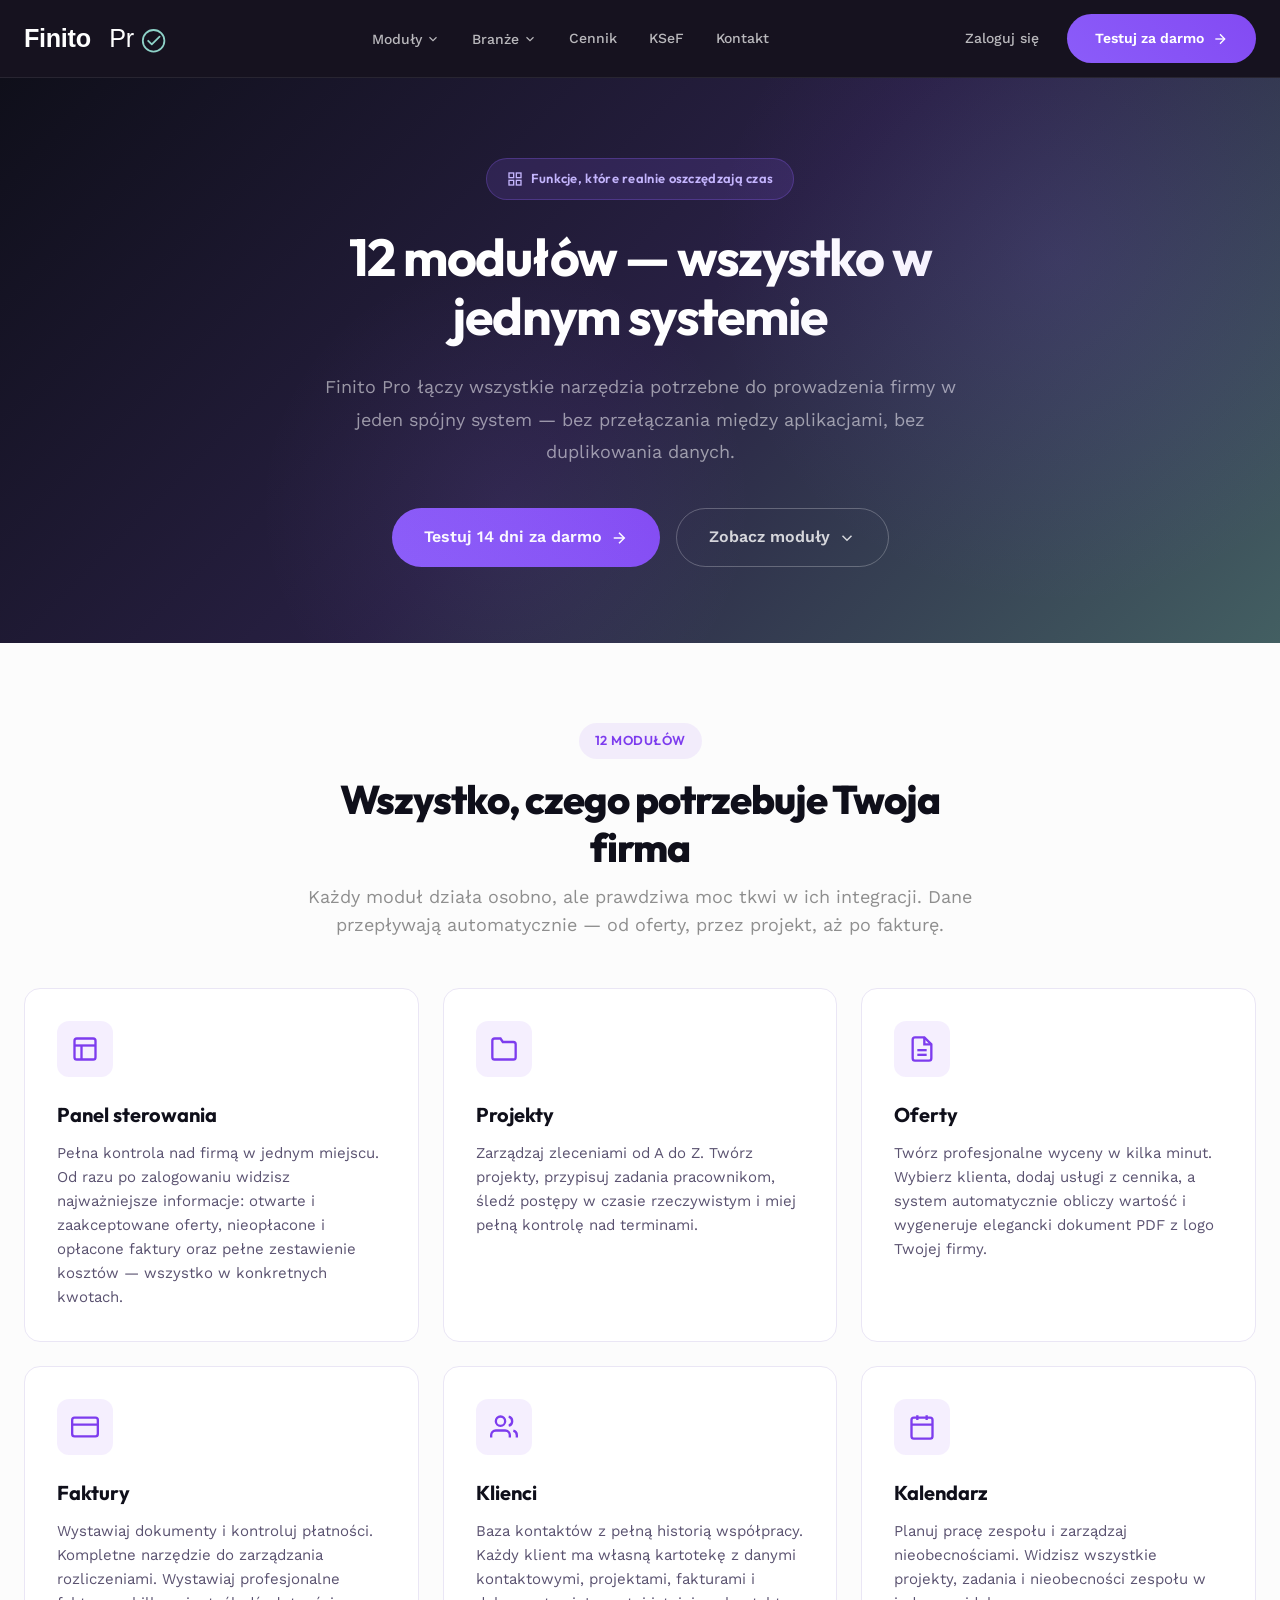
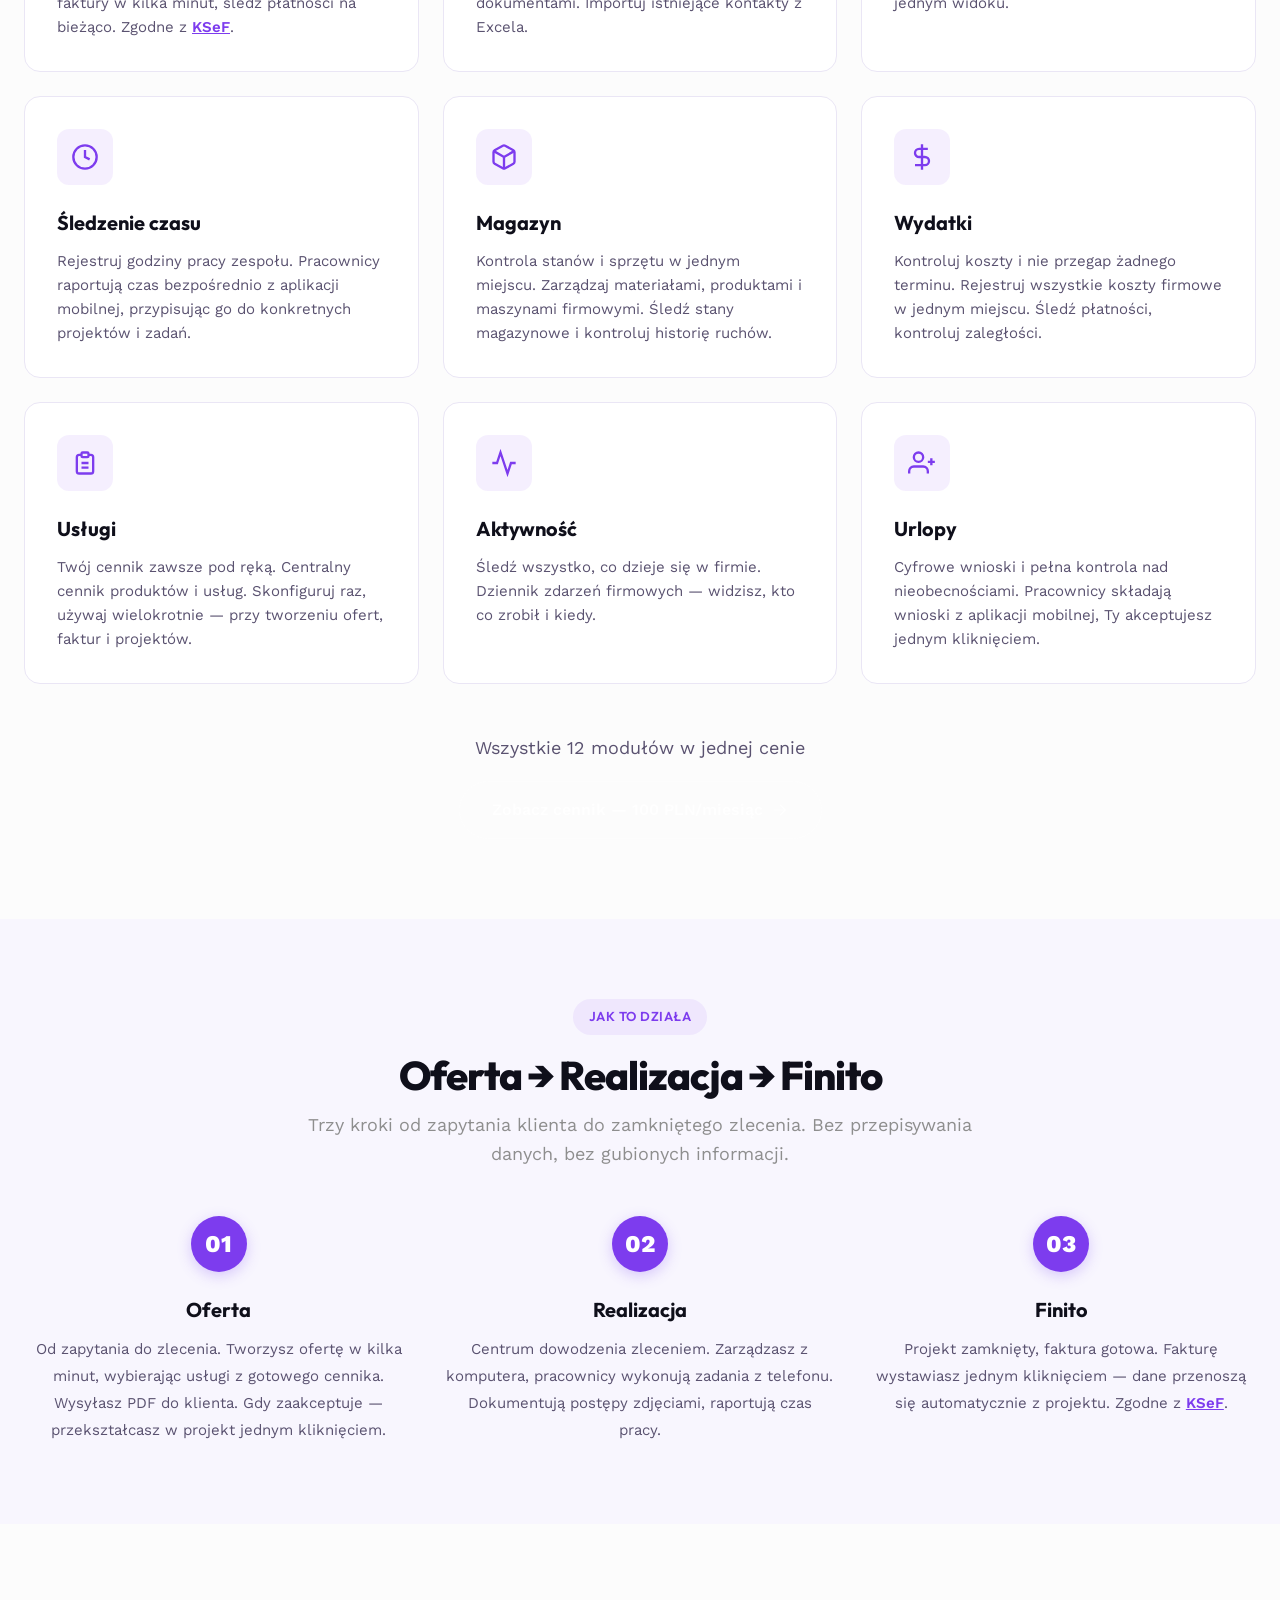
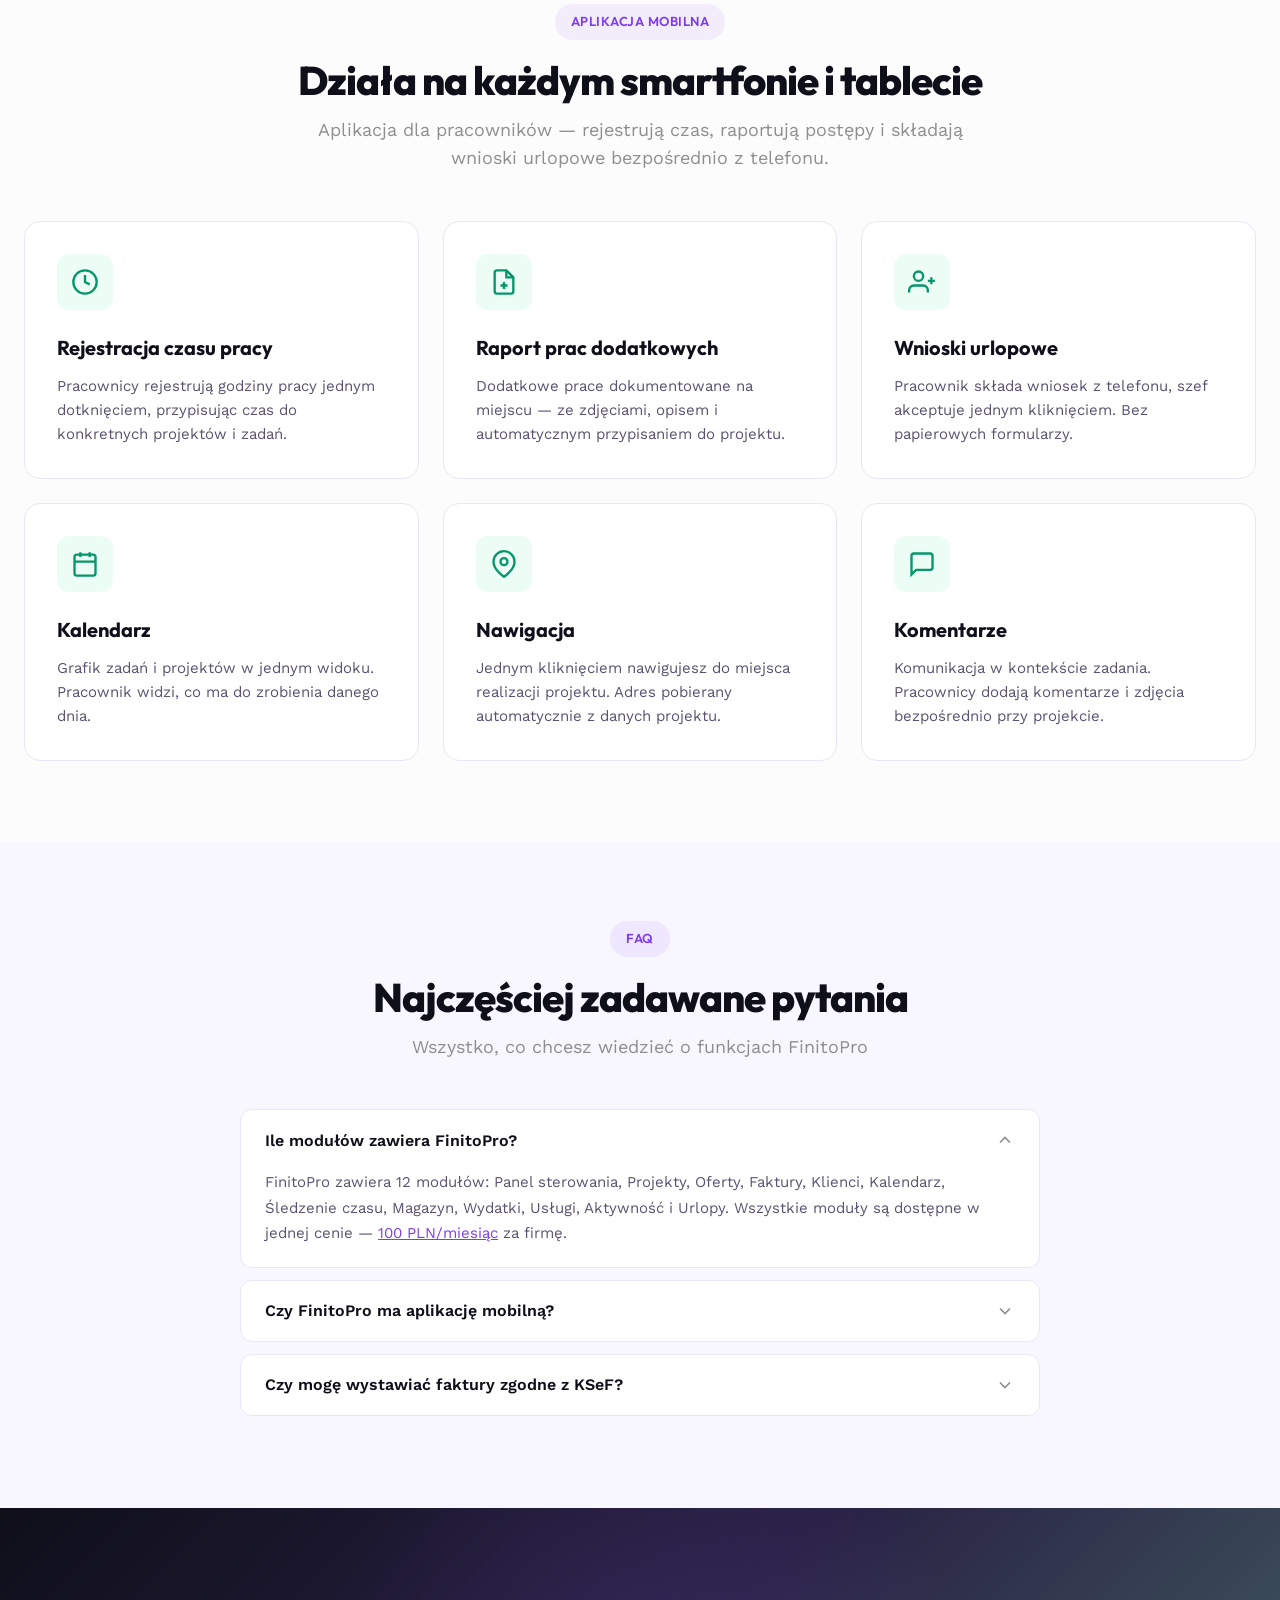
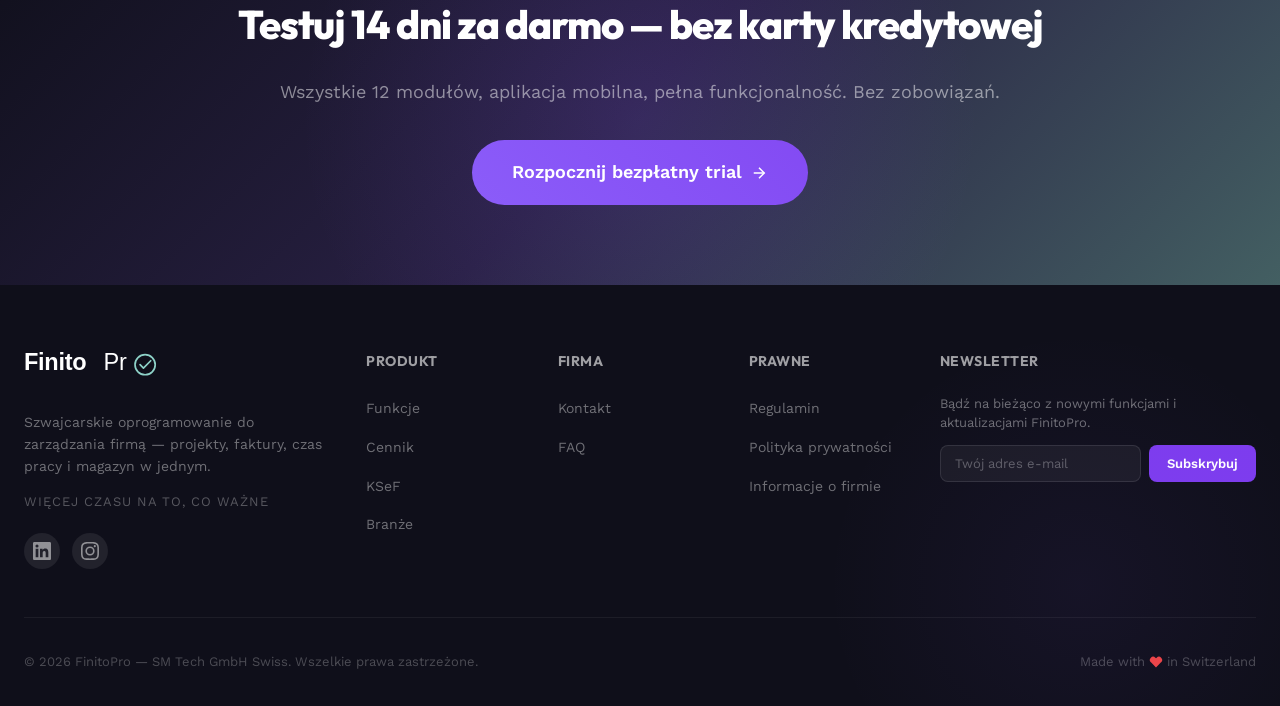
<file: funkcje/index.html>
<!DOCTYPE html>
<html lang="pl">
<head>
  <meta charset="UTF-8">
  <meta name="viewport" content="width=device-width, initial-scale=1.0">

  <!-- SEO: Title -->
  <title>Funkcje FinitoPro — 12 modułów do zarządzania firmą w jednym systemie</title>

  <!-- SEO: Meta description -->
  <meta name="description" content="Poznaj 12 modułów FinitoPro: projekty, oferty, faktury, klienci, kalendarz, czas pracy, magazyn, wydatki, usługi i więcej. Wszystko w jednej cenie — 100 PLN/miesiąc.">

  <!-- SEO: Keywords -->
  <meta name="keywords" content="funkcje FinitoPro, moduły ERP, zarządzanie firmą, projekty, oferty, faktury, klienci, kalendarz, czas pracy, magazyn, wydatki, usługi, program do zarządzania firmą">

  <!-- SEO: Hreflang -->
  <link rel="alternate" hreflang="pl" href="https://finitopro.pl/funkcje/">
  <link rel="alternate" hreflang="de-CH" href="https://finitopro.ch/">
  <link rel="alternate" hreflang="x-default" href="https://finitopro.pl/funkcje/">

  <!-- SEO: Canonical -->
  <link rel="canonical" href="https://finitopro.pl/funkcje/">

  <!-- Open Graph -->
  <meta property="og:type" content="website">
  <meta property="og:title" content="Funkcje FinitoPro — 12 modułów do zarządzania firmą w jednym systemie">
  <meta property="og:description" content="Poznaj 12 modułów FinitoPro: projekty, oferty, faktury, klienci, kalendarz, czas pracy, magazyn, wydatki, usługi i więcej. Wszystko w jednej cenie — 100 PLN/miesiąc.">
  <meta property="og:url" content="https://finitopro.pl/funkcje/">
  <meta property="og:site_name" content="FinitoPro">
  <meta property="og:locale" content="pl_PL">

  <link rel="icon" type="image/svg+xml" href="/images/favicon.svg">

  <!-- Fonts -->
  <link rel="preconnect" href="https://fonts.googleapis.com">
  <link rel="preconnect" href="https://fonts.gstatic.com" crossorigin>
  <link href="https://fonts.googleapis.com/css2?family=Outfit:wght@300;400;500;600;700;800&family=Work+Sans:wght@400;500&display=swap" rel="stylesheet">

  <!-- Styles -->
  <link rel="stylesheet" href="/css/style.css">

  <!-- Schema.org: SoftwareApplication -->
  <script type="application/ld+json">
  {
    "@context": "https://schema.org",
    "@type": "SoftwareApplication",
    "name": "FinitoPro",
    "applicationCategory": "BusinessApplication",
    "operatingSystem": "Web, iOS, Android",
    "description": "12 modułów do zarządzania firmą w jednym systemie: projekty, oferty, faktury, klienci, kalendarz, czas pracy, magazyn, wydatki, usługi, aktywność, urlopy i panel sterowania.",
    "offers": {
      "@type": "Offer",
      "price": "100",
      "priceCurrency": "PLN",
      "priceValidUntil": "2027-12-31",
      "availability": "https://schema.org/InStock"
    },
    "featureList": "Panel sterowania, Projekty, Oferty, Faktury, Klienci, Kalendarz, Śledzenie czasu, Magazyn, Wydatki, Usługi, Aktywność, Urlopy",
    "author": {
      "@type": "Organization",
      "name": "SM Tech Swiss GmbH",
      "url": "https://finitopro.pl"
    }
  }
  </script>

  <!-- Schema.org: FAQPage -->
  <script type="application/ld+json">
  {
    "@context": "https://schema.org",
    "@type": "FAQPage",
    "mainEntity": [
      {
        "@type": "Question",
        "name": "Ile modułów zawiera FinitoPro?",
        "acceptedAnswer": {
          "@type": "Answer",
          "text": "FinitoPro zawiera 12 modułów: Panel sterowania, Projekty, Oferty, Faktury, Klienci, Kalendarz, Śledzenie czasu, Magazyn, Wydatki, Usługi, Aktywność i Urlopy. Wszystkie moduły są dostępne w jednej cenie — 100 PLN/miesiąc za firmę."
        }
      },
      {
        "@type": "Question",
        "name": "Czy FinitoPro ma aplikację mobilną?",
        "acceptedAnswer": {
          "@type": "Answer",
          "text": "Tak, FinitoPro oferuje aplikację mobilną dla pracowników, która działa na każdym smartfonie i tablecie. Umożliwia rejestrację czasu pracy, raportowanie prac dodatkowych, składanie wniosków urlopowych, przeglądanie kalendarza, nawigację do miejsca pracy i dodawanie komentarzy do zadań."
        }
      },
      {
        "@type": "Question",
        "name": "Czy mogę wystawiać faktury zgodne z KSeF w FinitoPro?",
        "acceptedAnswer": {
          "@type": "Answer",
          "text": "Tak, moduł Faktury w FinitoPro posiada pełną integrację z KSeF (Krajowym Systemem e-Faktur). System automatycznie generuje faktury w formacie XML, waliduje dane i przesyła je do KSeF."
        }
      }
    ]
  }
  </script>
</head>
<body>

<!-- Navigation -->
<nav class="navbar" id="navbar">
  <div class="nav-container">
    <a href="/" class="nav-logo" aria-label="FinitoPro - strona główna">
      <img src="/images/logo.svg" alt="FinitoPro" height="30">
    </a>

    <ul class="nav-links" id="navLinks">
      <!-- Moduły Dropdown -->
      <li class="nav-dropdown-trigger">
        <button class="nav-dropdown-btn">
          Moduły
          <svg viewBox="0 0 24 24" fill="none" stroke="currentColor" stroke-width="2"><path d="M6 9l6 6 6-6"/></svg>
        </button>
        <div class="mega-dropdown">
          <div class="mega-dropdown-grid cols-4">
            <a href="/funkcje/" class="mega-dropdown-item">
              <svg viewBox="0 0 24 24" fill="none" stroke="currentColor" stroke-width="1.5"><rect x="3" y="3" width="7" height="7" rx="1"/><rect x="14" y="3" width="7" height="7" rx="1"/><rect x="3" y="14" width="7" height="7" rx="1"/><rect x="14" y="14" width="7" height="7" rx="1"/></svg>
              Dashboard
            </a>
            <a href="/funkcje/" class="mega-dropdown-item">
              <svg viewBox="0 0 24 24" fill="none" stroke="currentColor" stroke-width="1.5"><rect x="3" y="3" width="18" height="18" rx="2"/><path d="M3 9h18"/><path d="M9 21V9"/></svg>
              Projekty
            </a>
            <a href="/funkcje/" class="mega-dropdown-item">
              <svg viewBox="0 0 24 24" fill="none" stroke="currentColor" stroke-width="1.5"><rect x="2" y="5" width="20" height="14" rx="2"/><path d="M2 10h20"/></svg>
              Faktury
            </a>
            <a href="/funkcje/" class="mega-dropdown-item">
              <svg viewBox="0 0 24 24" fill="none" stroke="currentColor" stroke-width="1.5"><path d="M14 2H6a2 2 0 00-2 2v16a2 2 0 002 2h12a2 2 0 002-2V8z"/><path d="M14 2v6h6"/></svg>
              Oferty
            </a>
            <a href="/funkcje/" class="mega-dropdown-item">
              <svg viewBox="0 0 24 24" fill="none" stroke="currentColor" stroke-width="1.5"><circle cx="12" cy="12" r="10"/><path d="M12 6v6l4 2"/></svg>
              Czas pracy
            </a>
            <a href="/funkcje/" class="mega-dropdown-item">
              <svg viewBox="0 0 24 24" fill="none" stroke="currentColor" stroke-width="1.5"><path d="M17 21v-2a4 4 0 00-4-4H5a4 4 0 00-4 4v2"/><circle cx="9" cy="7" r="4"/><path d="M23 21v-2a4 4 0 00-3-3.87"/><path d="M16 3.13a4 4 0 010 7.75"/></svg>
              CRM
            </a>
            <a href="/funkcje/" class="mega-dropdown-item">
              <svg viewBox="0 0 24 24" fill="none" stroke="currentColor" stroke-width="1.5"><rect x="3" y="4" width="18" height="18" rx="2"/><path d="M16 2v4"/><path d="M8 2v4"/><path d="M3 10h18"/></svg>
              Urlopy
            </a>
            <a href="/funkcje/" class="mega-dropdown-item">
              <svg viewBox="0 0 24 24" fill="none" stroke="currentColor" stroke-width="1.5"><path d="M23 19a2 2 0 01-2 2H3a2 2 0 01-2-2V8a2 2 0 012-2h4l2-3h6l2 3h4a2 2 0 012 2z"/><circle cx="12" cy="13" r="4"/></svg>
              Dokumentacja foto
            </a>
            <a href="/funkcje/" class="mega-dropdown-item">
              <svg viewBox="0 0 24 24" fill="none" stroke="currentColor" stroke-width="1.5"><path d="M21 16V8a2 2 0 00-1-1.73l-7-4a2 2 0 00-2 0l-7 4A2 2 0 003 8v8a2 2 0 001 1.73l7 4a2 2 0 002 0l7-4A2 2 0 0021 16z"/></svg>
              Magazyn
            </a>
            <a href="/funkcje/" class="mega-dropdown-item">
              <svg viewBox="0 0 24 24" fill="none" stroke="currentColor" stroke-width="1.5"><line x1="12" y1="1" x2="12" y2="23"/><path d="M17 5H9.5a3.5 3.5 0 000 7h5a3.5 3.5 0 010 7H6"/></svg>
              Wydatki
            </a>
            <a href="/funkcje/" class="mega-dropdown-item">
              <svg viewBox="0 0 24 24" fill="none" stroke="currentColor" stroke-width="1.5"><rect x="5" y="2" width="14" height="20" rx="2"/><line x1="12" y1="18" x2="12" y2="18.01"/></svg>
              Aplikacja mobilna
            </a>
            <a href="/funkcje/" class="mega-dropdown-item">
              <svg viewBox="0 0 24 24" fill="none" stroke="currentColor" stroke-width="1.5"><path d="M16 21v-2a4 4 0 00-4-4H5a4 4 0 00-4 4v2"/><circle cx="8.5" cy="7" r="4"/><path d="M20 8v6"/><path d="M23 11h-6"/></svg>
              Portal klienta
            </a>
            <a href="/funkcje/" class="mega-dropdown-item">
              <svg viewBox="0 0 24 24" fill="none" stroke="currentColor" stroke-width="1.5"><path d="M21 12a9 9 0 01-9 9m9-9a9 9 0 00-9-9m9 9H3m9 9a9 9 0 01-9-9m9 9c1.66 0 3-4.03 3-9s-1.34-9-3-9m0 18c-1.66 0-3-4.03-3-9s1.34-9 3-9"/></svg>
              Usługi serwisowe
            </a>
          </div>
          <div class="mega-dropdown-footer">
            <a href="/funkcje/">
              Wszystkie moduły
              <svg viewBox="0 0 24 24" fill="none" stroke="currentColor" stroke-width="2"><path d="M5 12h14"/><path d="M12 5l7 7-7 7"/></svg>
            </a>
          </div>
        </div>
      </li>

      <!-- Branże Dropdown -->
      <li class="nav-dropdown-trigger">
        <button class="nav-dropdown-btn">
          Branże
          <svg viewBox="0 0 24 24" fill="none" stroke="currentColor" stroke-width="2"><path d="M6 9l6 6 6-6"/></svg>
        </button>
        <div class="mega-dropdown">
          <div class="mega-dropdown-grid cols-5">
            <a href="/#branze" class="mega-dropdown-item">
              <svg viewBox="0 0 24 24" fill="none" stroke="currentColor" stroke-width="1.5"><path d="M2 20h20"/><path d="M5 20V8l7-5 7 5v12"/><path d="M9 20v-5h6v5"/></svg>
              Budownictwo
            </a>
            <a href="/#branze" class="mega-dropdown-item">
              <svg viewBox="0 0 24 24" fill="none" stroke="currentColor" stroke-width="1.5"><path d="M20 14.66V20a2 2 0 01-2 2H4a2 2 0 01-2-2V6a2 2 0 012-2h5.34"/><polygon points="18 2 22 6 12 16 8 16 8 12 18 2"/></svg>
              Malarstwo
            </a>
            <a href="/#branze" class="mega-dropdown-item">
              <svg viewBox="0 0 24 24" fill="none" stroke="currentColor" stroke-width="1.5"><path d="M13 2L3 14h9l-1 8 10-12h-9l1-8z"/></svg>
              Elektryka
            </a>
            <a href="/#branze" class="mega-dropdown-item">
              <svg viewBox="0 0 24 24" fill="none" stroke="currentColor" stroke-width="1.5"><path d="M12 2v6m0 12v2M4.93 4.93l4.24 4.24m5.66 5.66l4.24 4.24M2 12h6m8 0h6M4.93 19.07l4.24-4.24m5.66-5.66l4.24-4.24"/></svg>
              Hydraulika
            </a>
            <a href="/#branze" class="mega-dropdown-item">
              <svg viewBox="0 0 24 24" fill="none" stroke="currentColor" stroke-width="1.5"><path d="M3 9l9-7 9 7v11a2 2 0 01-2 2H5a2 2 0 01-2-2z"/><path d="M9 22V12h6v10"/></svg>
              Dekarstwo
            </a>
            <a href="/#branze" class="mega-dropdown-item">
              <svg viewBox="0 0 24 24" fill="none" stroke="currentColor" stroke-width="1.5"><path d="M12 22c-4.97 0-9-2.24-9-5v-4c0-2.76 4.03-5 9-5s9 2.24 9 5v4c0 2.76-4.03 5-9 5z"/><path d="M12 8V2"/><path d="M8 6l4-4 4 4"/></svg>
              Ogrodnictwo
            </a>
            <a href="/#branze" class="mega-dropdown-item">
              <svg viewBox="0 0 24 24" fill="none" stroke="currentColor" stroke-width="1.5"><rect x="2" y="7" width="20" height="14" rx="2"/><path d="M16 7V5a2 2 0 00-2-2h-4a2 2 0 00-2 2v2"/></svg>
              Stolarstwo
            </a>
            <a href="/#branze" class="mega-dropdown-item">
              <svg viewBox="0 0 24 24" fill="none" stroke="currentColor" stroke-width="1.5"><rect x="1" y="3" width="15" height="13" rx="2"/><path d="M16 8h4a2 2 0 012 2v6a2 2 0 01-2 2h-4"/><circle cx="5.5" cy="18" r="2.5"/><circle cx="18.5" cy="18" r="2.5"/></svg>
              Przeprowadzki
            </a>
            <a href="/#branze" class="mega-dropdown-item">
              <svg viewBox="0 0 24 24" fill="none" stroke="currentColor" stroke-width="1.5"><path d="M14.7 6.3a1 1 0 000 1.4l1.6 1.6a1 1 0 001.4 0l3.77-3.77a6 6 0 01-7.94 7.94l-6.91 6.91a2.12 2.12 0 01-3-3l6.91-6.91a6 6 0 017.94-7.94l-3.76 3.76z"/></svg>
              Facility Service
            </a>
            <a href="/#branze" class="mega-dropdown-item">
              <svg viewBox="0 0 24 24" fill="none" stroke="currentColor" stroke-width="1.5"><circle cx="12" cy="12" r="3"/><path d="M19.4 15a1.65 1.65 0 00.33 1.82l.06.06a2 2 0 01-2.83 2.83l-.06-.06a1.65 1.65 0 00-1.82-.33 1.65 1.65 0 00-1 1.51V21a2 2 0 01-4 0v-.09A1.65 1.65 0 009 19.4a1.65 1.65 0 00-1.82.33l-.06.06a2 2 0 01-2.83-2.83l.06-.06A1.65 1.65 0 004.68 15a1.65 1.65 0 00-1.51-1H3a2 2 0 010-4h.09A1.65 1.65 0 004.6 9a1.65 1.65 0 00-.33-1.82l-.06-.06a2 2 0 012.83-2.83l.06.06A1.65 1.65 0 009 4.68a1.65 1.65 0 001-1.51V3a2 2 0 014 0v.09a1.65 1.65 0 001 1.51 1.65 1.65 0 001.82-.33l.06-.06a2 2 0 012.83 2.83l-.06.06A1.65 1.65 0 0019.4 9a1.65 1.65 0 001.51 1H21a2 2 0 010 4h-.09a1.65 1.65 0 00-1.51 1z"/></svg>
              Produkcja
            </a>
            <a href="/#branze" class="mega-dropdown-item">
              <svg viewBox="0 0 24 24" fill="none" stroke="currentColor" stroke-width="1.5"><path d="M6 2L3 6v14a2 2 0 002 2h14a2 2 0 002-2V6l-3-4z"/><line x1="3" y1="6" x2="21" y2="6"/><path d="M16 10a4 4 0 01-8 0"/></svg>
              Handel
            </a>
            <a href="/#branze" class="mega-dropdown-item">
              <svg viewBox="0 0 24 24" fill="none" stroke="currentColor" stroke-width="1.5"><polyline points="16 18 22 12 16 6"/><polyline points="8 6 2 12 8 18"/></svg>
              IT i agencje
            </a>
          </div>
        </div>
      </li>

      <li><a href="/cennik/">Cennik</a></li>
      <li><a href="/ksef/">KSeF</a></li>
      <li><a href="/kontakt/">Kontakt</a></li>

      <!-- Mobile-only actions (shown inside hamburger menu) -->
      <li class="nav-mobile-actions" style="display:none;">
        <a href="https://app.finitopro.ch/login" class="nav-login">Zaloguj się</a>
        <a href="https://app.finitopro.ch/register" class="nav-cta">Testuj za darmo</a>
      </li>
    </ul>

    <!-- Desktop actions -->
    <div class="nav-actions">
      <a href="https://app.finitopro.ch/login" class="nav-login">Zaloguj się</a>
      <a href="https://app.finitopro.ch/register" class="nav-cta">
        Testuj za darmo
        <svg viewBox="0 0 24 24" fill="none" stroke="currentColor" stroke-width="2"><path d="M5 12h14"/><path d="M12 5l7 7-7 7"/></svg>
      </a>
    </div>

    <button class="nav-toggle" id="navToggle" aria-label="Otwórz menu nawigacji" aria-expanded="false">
      <svg viewBox="0 0 24 24" fill="none" stroke="currentColor" stroke-width="2"><path d="M3 12h18M3 6h18M3 18h18"/></svg>
    </button>
  </div>
</nav>

<!-- Hero -->
<header class="hero" style="padding: 80px 0 60px;">
  <div class="container" style="max-width: 800px; text-align: center;">
    <div class="hero-badge">
      <svg width="16" height="16" viewBox="0 0 24 24" fill="none" stroke="currentColor" stroke-width="2"><rect x="3" y="3" width="7" height="7"/><rect x="14" y="3" width="7" height="7"/><rect x="3" y="14" width="7" height="7"/><rect x="14" y="14" width="7" height="7"/></svg>
      Funkcje, które realnie oszczędzają czas
    </div>

    <h1>12 modułów — <span class="highlight">wszystko w jednym systemie</span></h1>

    <p class="hero-subtitle">Finito Pro łączy wszystkie narzędzia potrzebne do prowadzenia firmy w jeden spójny system — bez przełączania między aplikacjami, bez duplikowania danych.</p>

    <div class="hero-buttons" style="justify-content: center;">
      <a href="https://app.finitopro.ch/register" class="btn btn-primary">
        Testuj 14 dni za darmo
        <svg width="18" height="18" viewBox="0 0 24 24" fill="none" stroke="currentColor" stroke-width="2"><path d="M5 12h14"/><path d="M12 5l7 7-7 7"/></svg>
      </a>
      <a href="#moduly" class="btn btn-secondary">
        Zobacz moduły
        <svg width="18" height="18" viewBox="0 0 24 24" fill="none" stroke="currentColor" stroke-width="2"><path d="M6 9l6 6 6-6"/></svg>
      </a>
    </div>
  </div>
</header>

<!-- 12 Modules Grid -->
<section class="section" id="moduly">
  <div class="container">
    <div class="section-header fade-up-target">
      <div class="section-badge">12 modułów</div>
      <h2 class="section-title">Wszystko, czego potrzebuje Twoja firma</h2>
      <p class="section-subtitle">Każdy moduł działa osobno, ale prawdziwa moc tkwi w ich integracji. Dane przepływają automatycznie — od oferty, przez projekt, aż po fakturę.</p>
    </div>

    <div class="modules-grid">
      <!-- 1. Panel sterowania -->
      <div class="module-card fade-up-target">
        <div class="module-icon">
          <svg viewBox="0 0 24 24" fill="none" stroke="currentColor" stroke-width="2"><rect x="3" y="3" width="18" height="18" rx="2"/><path d="M3 9h18"/><path d="M9 21V9"/></svg>
        </div>
        <h3>Panel sterowania</h3>
        <p>Pełna kontrola nad firmą w jednym miejscu. Od razu po zalogowaniu widzisz najważniejsze informacje: otwarte i zaakceptowane oferty, nieopłacone i opłacone faktury oraz pełne zestawienie kosztów — wszystko w konkretnych kwotach.</p>
      </div>

      <!-- 2. Projekty -->
      <div class="module-card fade-up-target">
        <div class="module-icon">
          <svg viewBox="0 0 24 24" fill="none" stroke="currentColor" stroke-width="2"><path d="M22 19a2 2 0 0 1-2 2H4a2 2 0 0 1-2-2V5a2 2 0 0 1 2-2h5l2 3h9a2 2 0 0 1 2 2z"/></svg>
        </div>
        <h3>Projekty</h3>
        <p>Zarządzaj zleceniami od A do Z. Twórz projekty, przypisuj zadania pracownikom, śledź postępy w czasie rzeczywistym i miej pełną kontrolę nad terminami.</p>
      </div>

      <!-- 3. Oferty -->
      <div class="module-card fade-up-target">
        <div class="module-icon">
          <svg viewBox="0 0 24 24" fill="none" stroke="currentColor" stroke-width="2"><path d="M14 2H6a2 2 0 0 0-2 2v16a2 2 0 0 0 2 2h12a2 2 0 0 0 2-2V8z"/><polyline points="14,2 14,8 20,8"/><line x1="16" y1="13" x2="8" y2="13"/><line x1="16" y1="17" x2="8" y2="17"/></svg>
        </div>
        <h3>Oferty</h3>
        <p>Twórz profesjonalne wyceny w kilka minut. Wybierz klienta, dodaj usługi z cennika, a system automatycznie obliczy wartość i wygeneruje elegancki dokument PDF z logo Twojej firmy.</p>
      </div>

      <!-- 4. Faktury -->
      <div class="module-card fade-up-target">
        <div class="module-icon">
          <svg viewBox="0 0 24 24" fill="none" stroke="currentColor" stroke-width="2"><rect x="1" y="4" width="22" height="16" rx="2"/><line x1="1" y1="10" x2="23" y2="10"/></svg>
        </div>
        <h3>Faktury</h3>
        <p>Wystawiaj dokumenty i kontroluj płatności. Kompletne narzędzie do zarządzania rozliczeniami. Wystawiaj profesjonalne faktury w kilka minut, śledź płatności na bieżąco. Zgodne z <a href="/ksef/" style="color: var(--primary); font-weight: 600;">KSeF</a>.</p>
      </div>

      <!-- 5. Klienci -->
      <div class="module-card fade-up-target">
        <div class="module-icon">
          <svg viewBox="0 0 24 24" fill="none" stroke="currentColor" stroke-width="2"><path d="M17 21v-2a4 4 0 0 0-4-4H5a4 4 0 0 0-4 4v2"/><circle cx="9" cy="7" r="4"/><path d="M23 21v-2a4 4 0 0 0-3-3.87"/><path d="M16 3.13a4 4 0 0 1 0 7.75"/></svg>
        </div>
        <h3>Klienci</h3>
        <p>Baza kontaktów z pełną historią współpracy. Każdy klient ma własną kartotekę z danymi kontaktowymi, projektami, fakturami i dokumentami. Importuj istniejące kontakty z Excela.</p>
      </div>

      <!-- 6. Kalendarz -->
      <div class="module-card fade-up-target">
        <div class="module-icon">
          <svg viewBox="0 0 24 24" fill="none" stroke="currentColor" stroke-width="2"><rect x="3" y="4" width="18" height="18" rx="2"/><line x1="16" y1="2" x2="16" y2="6"/><line x1="8" y1="2" x2="8" y2="6"/><line x1="3" y1="10" x2="21" y2="10"/></svg>
        </div>
        <h3>Kalendarz</h3>
        <p>Planuj pracę zespołu i zarządzaj nieobecnościami. Widzisz wszystkie projekty, zadania i nieobecności zespołu w jednym widoku.</p>
      </div>

      <!-- 7. Śledzenie czasu -->
      <div class="module-card fade-up-target">
        <div class="module-icon">
          <svg viewBox="0 0 24 24" fill="none" stroke="currentColor" stroke-width="2"><circle cx="12" cy="12" r="10"/><polyline points="12,6 12,12 16,14"/></svg>
        </div>
        <h3>Śledzenie czasu</h3>
        <p>Rejestruj godziny pracy zespołu. Pracownicy raportują czas bezpośrednio z aplikacji mobilnej, przypisując go do konkretnych projektów i zadań.</p>
      </div>

      <!-- 8. Magazyn -->
      <div class="module-card fade-up-target">
        <div class="module-icon">
          <svg viewBox="0 0 24 24" fill="none" stroke="currentColor" stroke-width="2"><path d="M21 16V8a2 2 0 0 0-1-1.73l-7-4a2 2 0 0 0-2 0l-7 4A2 2 0 0 0 3 8v8a2 2 0 0 0 1 1.73l7 4a2 2 0 0 0 2 0l7-4A2 2 0 0 0 21 16z"/><polyline points="3.27,6.96 12,12.01 20.73,6.96"/><line x1="12" y1="22.08" x2="12" y2="12"/></svg>
        </div>
        <h3>Magazyn</h3>
        <p>Kontrola stanów i sprzętu w jednym miejscu. Zarządzaj materiałami, produktami i maszynami firmowymi. Śledź stany magazynowe i kontroluj historię ruchów.</p>
      </div>

      <!-- 9. Wydatki -->
      <div class="module-card fade-up-target">
        <div class="module-icon">
          <svg viewBox="0 0 24 24" fill="none" stroke="currentColor" stroke-width="2"><line x1="12" y1="1" x2="12" y2="23"/><path d="M17 5H9.5a3.5 3.5 0 0 0 0 7h5a3.5 3.5 0 0 1 0 7H6"/></svg>
        </div>
        <h3>Wydatki</h3>
        <p>Kontroluj koszty i nie przegap żadnego terminu. Rejestruj wszystkie koszty firmowe w jednym miejscu. Śledź płatności, kontroluj zaległości.</p>
      </div>

      <!-- 10. Usługi -->
      <div class="module-card fade-up-target">
        <div class="module-icon">
          <svg viewBox="0 0 24 24" fill="none" stroke="currentColor" stroke-width="2"><path d="M9 5H7a2 2 0 0 0-2 2v12a2 2 0 0 0 2 2h10a2 2 0 0 0 2-2V7a2 2 0 0 0-2-2h-2"/><rect x="9" y="3" width="6" height="4" rx="1"/><line x1="9" y1="12" x2="15" y2="12"/><line x1="9" y1="16" x2="15" y2="16"/></svg>
        </div>
        <h3>Usługi</h3>
        <p>Twój cennik zawsze pod ręką. Centralny cennik produktów i usług. Skonfiguruj raz, używaj wielokrotnie — przy tworzeniu ofert, faktur i projektów.</p>
      </div>

      <!-- 11. Aktywność -->
      <div class="module-card fade-up-target">
        <div class="module-icon">
          <svg viewBox="0 0 24 24" fill="none" stroke="currentColor" stroke-width="2"><polyline points="22,12 18,12 15,21 9,3 6,12 2,12"/></svg>
        </div>
        <h3>Aktywność</h3>
        <p>Śledź wszystko, co dzieje się w firmie. Dziennik zdarzeń firmowych — widzisz, kto co zrobił i kiedy.</p>
      </div>

      <!-- 12. Urlopy -->
      <div class="module-card fade-up-target">
        <div class="module-icon">
          <svg viewBox="0 0 24 24" fill="none" stroke="currentColor" stroke-width="2"><path d="M17 21v-2a4 4 0 0 0-4-4H5a4 4 0 0 0-4 4v2"/><circle cx="9" cy="7" r="4"/><path d="M20 8v6"/><path d="M23 11h-6"/></svg>
        </div>
        <h3>Urlopy</h3>
        <p>Cyfrowe wnioski i pełna kontrola nad nieobecnościami. Pracownicy składają wnioski z aplikacji mobilnej, Ty akceptujesz jednym kliknięciem.</p>
      </div>
    </div>

    <div style="text-align: center; margin-top: 48px;">
      <p style="font-size: 18px; color: var(--text-secondary); margin-bottom: 16px;">Wszystkie 12 modułów w jednej cenie</p>
      <a href="/cennik/" class="btn btn-secondary">
        Zobacz cennik — 100 PLN/miesiąc
        <svg width="18" height="18" viewBox="0 0 24 24" fill="none" stroke="currentColor" stroke-width="2"><path d="M5 12h14"/><path d="M12 5l7 7-7 7"/></svg>
      </a>
    </div>
  </div>
</section>

<!-- Workflow: Oferta → Realizacja → Finito -->
<section class="section" style="background: var(--primary-bg-light);">
  <div class="container">
    <div class="section-header fade-up-target">
      <div class="section-badge">Jak to działa</div>
      <h2 class="section-title">Oferta → Realizacja → Finito</h2>
      <p class="section-subtitle">Trzy kroki od zapytania klienta do zamkniętego zlecenia. Bez przepisywania danych, bez gubionych informacji.</p>
    </div>

    <div class="steps-grid">
      <div class="step-card fade-up-target">
        <div class="step-number">01</div>
        <h3>Oferta</h3>
        <p>Od zapytania do zlecenia. Tworzysz ofertę w kilka minut, wybierając usługi z gotowego cennika. Wysyłasz PDF do klienta. Gdy zaakceptuje — przekształcasz w projekt jednym kliknięciem.</p>
      </div>

      <div class="step-card fade-up-target">
        <div class="step-number">02</div>
        <h3>Realizacja</h3>
        <p>Centrum dowodzenia zleceniem. Zarządzasz z komputera, pracownicy wykonują zadania z telefonu. Dokumentują postępy zdjęciami, raportują czas pracy.</p>
      </div>

      <div class="step-card fade-up-target">
        <div class="step-number">03</div>
        <h3>Finito</h3>
        <p>Projekt zamknięty, faktura gotowa. Fakturę wystawiasz jednym kliknięciem — dane przenoszą się automatycznie z projektu. Zgodne z <a href="/ksef/" style="color: var(--primary); font-weight: 600;">KSeF</a>.</p>
      </div>
    </div>
  </div>
</section>

<!-- Mobile App -->
<section class="section">
  <div class="container">
    <div class="section-header fade-up-target">
      <div class="section-badge">Aplikacja mobilna</div>
      <h2 class="section-title">Działa na każdym smartfonie i tablecie</h2>
      <p class="section-subtitle">Aplikacja dla pracowników — rejestrują czas, raportują postępy i składają wnioski urlopowe bezpośrednio z telefonu.</p>
    </div>

    <div class="modules-grid" style="grid-template-columns: repeat(3, 1fr);">
      <div class="module-card fade-up-target">
        <div class="module-icon" style="background: #ECFDF5; color: #059669;">
          <svg viewBox="0 0 24 24" fill="none" stroke="currentColor" stroke-width="2"><circle cx="12" cy="12" r="10"/><polyline points="12,6 12,12 16,14"/></svg>
        </div>
        <h3>Rejestracja czasu pracy</h3>
        <p>Pracownicy rejestrują godziny pracy jednym dotknięciem, przypisując czas do konkretnych projektów i zadań.</p>
      </div>

      <div class="module-card fade-up-target">
        <div class="module-icon" style="background: #ECFDF5; color: #059669;">
          <svg viewBox="0 0 24 24" fill="none" stroke="currentColor" stroke-width="2"><path d="M14 2H6a2 2 0 0 0-2 2v16a2 2 0 0 0 2 2h12a2 2 0 0 0 2-2V8z"/><polyline points="14,2 14,8 20,8"/><line x1="12" y1="18" x2="12" y2="12"/><line x1="9" y1="15" x2="15" y2="15"/></svg>
        </div>
        <h3>Raport prac dodatkowych</h3>
        <p>Dodatkowe prace dokumentowane na miejscu — ze zdjęciami, opisem i automatycznym przypisaniem do projektu.</p>
      </div>

      <div class="module-card fade-up-target">
        <div class="module-icon" style="background: #ECFDF5; color: #059669;">
          <svg viewBox="0 0 24 24" fill="none" stroke="currentColor" stroke-width="2"><path d="M17 21v-2a4 4 0 0 0-4-4H5a4 4 0 0 0-4 4v2"/><circle cx="9" cy="7" r="4"/><path d="M20 8v6"/><path d="M23 11h-6"/></svg>
        </div>
        <h3>Wnioski urlopowe</h3>
        <p>Pracownik składa wniosek z telefonu, szef akceptuje jednym kliknięciem. Bez papierowych formularzy.</p>
      </div>

      <div class="module-card fade-up-target">
        <div class="module-icon" style="background: #ECFDF5; color: #059669;">
          <svg viewBox="0 0 24 24" fill="none" stroke="currentColor" stroke-width="2"><rect x="3" y="4" width="18" height="18" rx="2"/><line x1="16" y1="2" x2="16" y2="6"/><line x1="8" y1="2" x2="8" y2="6"/><line x1="3" y1="10" x2="21" y2="10"/></svg>
        </div>
        <h3>Kalendarz</h3>
        <p>Grafik zadań i projektów w jednym widoku. Pracownik widzi, co ma do zrobienia danego dnia.</p>
      </div>

      <div class="module-card fade-up-target">
        <div class="module-icon" style="background: #ECFDF5; color: #059669;">
          <svg viewBox="0 0 24 24" fill="none" stroke="currentColor" stroke-width="2"><path d="M21 10c0 7-9 13-9 13s-9-6-9-13a9 9 0 0 1 18 0z"/><circle cx="12" cy="10" r="3"/></svg>
        </div>
        <h3>Nawigacja</h3>
        <p>Jednym kliknięciem nawigujesz do miejsca realizacji projektu. Adres pobierany automatycznie z danych projektu.</p>
      </div>

      <div class="module-card fade-up-target">
        <div class="module-icon" style="background: #ECFDF5; color: #059669;">
          <svg viewBox="0 0 24 24" fill="none" stroke="currentColor" stroke-width="2"><path d="M21 15a2 2 0 0 1-2 2H7l-4 4V5a2 2 0 0 1 2-2h14a2 2 0 0 1 2 2z"/></svg>
        </div>
        <h3>Komentarze</h3>
        <p>Komunikacja w kontekście zadania. Pracownicy dodają komentarze i zdjęcia bezpośrednio przy projekcie.</p>
      </div>
    </div>
  </div>
</section>

<!-- FAQ -->
<section class="section" id="faq" style="background: var(--primary-bg-light);">
  <div class="container">
    <div class="section-header fade-up-target">
      <div class="section-badge">FAQ</div>
      <h2 class="section-title">Najczęściej zadawane pytania</h2>
      <p class="section-subtitle">Wszystko, co chcesz wiedzieć o funkcjach FinitoPro</p>
    </div>

    <div class="faq-list">
      <div class="faq-item fade-up-target active">
        <button class="faq-question" aria-expanded="true">
          Ile modułów zawiera FinitoPro?
          <svg viewBox="0 0 24 24" fill="none" stroke="currentColor" stroke-width="2"><path d="M6 9l6 6 6-6"/></svg>
        </button>
        <div class="faq-answer">
          FinitoPro zawiera 12 modułów: Panel sterowania, Projekty, Oferty, Faktury, Klienci, Kalendarz, Śledzenie czasu, Magazyn, Wydatki, Usługi, Aktywność i Urlopy. Wszystkie moduły są dostępne w jednej cenie — <a href="/cennik/" style="color: var(--primary);">100 PLN/miesiąc</a> za firmę.
        </div>
      </div>

      <div class="faq-item fade-up-target">
        <button class="faq-question" aria-expanded="false">
          Czy FinitoPro ma aplikację mobilną?
          <svg viewBox="0 0 24 24" fill="none" stroke="currentColor" stroke-width="2"><path d="M6 9l6 6 6-6"/></svg>
        </button>
        <div class="faq-answer">
          Tak, FinitoPro oferuje aplikację mobilną dla pracowników, która działa na każdym smartfonie i tablecie. Umożliwia rejestrację czasu pracy, raportowanie prac dodatkowych, składanie wniosków urlopowych, przeglądanie kalendarza, nawigację do miejsca pracy i dodawanie komentarzy do zadań.
        </div>
      </div>

      <div class="faq-item fade-up-target">
        <button class="faq-question" aria-expanded="false">
          Czy mogę wystawiać faktury zgodne z KSeF?
          <svg viewBox="0 0 24 24" fill="none" stroke="currentColor" stroke-width="2"><path d="M6 9l6 6 6-6"/></svg>
        </button>
        <div class="faq-answer">
          Tak, moduł Faktury w FinitoPro posiada pełną integrację z <a href="/ksef/" style="color: var(--primary);">KSeF (Krajowym Systemem e-Faktur)</a>. System automatycznie generuje faktury w formacie XML, waliduje dane przed wysyłką i przesyła je do KSeF. Dowiedz się więcej na naszej <a href="/ksef/" style="color: var(--primary);">stronie o KSeF</a>.
        </div>
      </div>
    </div>
  </div>
</section>

<!-- CTA -->
<section class="cta-section">
  <div class="container">
    <h2>Testuj 14 dni za darmo — bez karty kredytowej</h2>
    <p>Wszystkie 12 modułów, aplikacja mobilna, pełna funkcjonalność. Bez zobowiązań.</p>
    <a href="https://app.finitopro.ch/register" class="btn btn-primary">
      Rozpocznij bezpłatny trial
      <svg width="20" height="20" viewBox="0 0 24 24" fill="none" stroke="currentColor" stroke-width="2"><path d="M5 12h14"/><path d="M12 5l7 7-7 7"/></svg>
    </a>
  </div>
</section>

<!-- Footer -->
<footer class="footer">
  <div class="container">
    <div class="footer-grid">
      <div class="footer-brand">
        <a href="/" class="footer-logo">
          <img src="/images/logo.svg" alt="FinitoPro" height="28">
        </a>
        <p>Szwajcarskie oprogramowanie do zarządzania firmą — projekty, faktury, czas pracy i magazyn w jednym.</p>
        <div class="footer-tagline">Więcej czasu na to, co ważne</div>
        <div class="footer-social">
          <a href="https://www.linkedin.com/company/finitopro" aria-label="LinkedIn" target="_blank" rel="noopener">
            <svg viewBox="0 0 24 24" fill="currentColor"><path d="M20.447 20.452h-3.554v-5.569c0-1.328-.027-3.037-1.852-3.037-1.853 0-2.136 1.445-2.136 2.939v5.667H9.351V9h3.414v1.561h.046c.477-.9 1.637-1.85 3.37-1.85 3.601 0 4.267 2.37 4.267 5.455v6.286zM5.337 7.433a2.062 2.062 0 01-2.063-2.065 2.064 2.064 0 112.063 2.065zm1.782 13.019H3.555V9h3.564v11.452zM22.225 0H1.771C.792 0 0 .774 0 1.729v20.542C0 23.227.792 24 1.771 24h20.451C23.2 24 24 23.227 24 22.271V1.729C24 .774 23.2 0 22.222 0h.003z"/></svg>
          </a>
          <a href="https://www.instagram.com/finitopro" aria-label="Instagram" target="_blank" rel="noopener">
            <svg viewBox="0 0 24 24" fill="currentColor"><path d="M12 2.163c3.204 0 3.584.012 4.85.07 3.252.148 4.771 1.691 4.919 4.919.058 1.265.069 1.645.069 4.849 0 3.205-.012 3.584-.069 4.849-.149 3.225-1.664 4.771-4.919 4.919-1.266.058-1.644.07-4.85.07-3.204 0-3.584-.012-4.849-.07-3.26-.149-4.771-1.699-4.919-4.92-.058-1.265-.07-1.644-.07-4.849 0-3.204.013-3.583.07-4.849.149-3.227 1.664-4.771 4.919-4.919 1.266-.057 1.645-.069 4.849-.069zM12 0C8.741 0 8.333.014 7.053.072 2.695.272.273 2.69.073 7.052.014 8.333 0 8.741 0 12c0 3.259.014 3.668.072 4.948.2 4.358 2.618 6.78 6.98 6.98C8.333 23.986 8.741 24 12 24c3.259 0 3.668-.014 4.948-.072 4.354-.2 6.782-2.618 6.979-6.98.059-1.28.073-1.689.073-4.948 0-3.259-.014-3.667-.072-4.947-.196-4.354-2.617-6.78-6.979-6.98C15.668.014 15.259 0 12 0zm0 5.838a6.162 6.162 0 100 12.324 6.162 6.162 0 000-12.324zM12 16a4 4 0 110-8 4 4 0 010 8zm6.406-11.845a1.44 1.44 0 100 2.881 1.44 1.44 0 000-2.881z"/></svg>
          </a>
        </div>
      </div>

      <div>
        <h4>Produkt</h4>
        <ul class="footer-links">
          <li><a href="/funkcje/">Funkcje</a></li>
          <li><a href="/cennik/">Cennik</a></li>
          <li><a href="/ksef/">KSeF</a></li>
          <li><a href="/#branze">Branże</a></li>
        </ul>
      </div>

      <div>
        <h4>Firma</h4>
        <ul class="footer-links">
          <li><a href="/kontakt/">Kontakt</a></li>
          <li><a href="/pytania/">FAQ</a></li>
        </ul>
      </div>

      <div>
        <h4>Prawne</h4>
        <ul class="footer-links">
          <li><a href="#">Regulamin</a></li>
          <li><a href="#">Polityka prywatności</a></li>
          <li><a href="#">Informacje o firmie</a></li>
        </ul>
      </div>

      <div class="footer-newsletter">
        <h4>Newsletter</h4>
        <p>Bądź na bieżąco z nowymi funkcjami i aktualizacjami FinitoPro.</p>
        <form class="footer-newsletter-form" onsubmit="return false;">
          <input type="email" placeholder="Twój adres e-mail" required>
          <button type="submit">Subskrybuj</button>
        </form>
      </div>
    </div>

    <div class="footer-bottom">
      <span>&copy; 2026 FinitoPro — SM Tech GmbH Swiss. Wszelkie prawa zastrzeżone.</span>
      <span class="footer-bottom-love">
        Made with
        <svg viewBox="0 0 24 24" fill="currentColor"><path d="M20.84 4.61a5.5 5.5 0 00-7.78 0L12 5.67l-1.06-1.06a5.5 5.5 0 00-7.78 7.78l1.06 1.06L12 21.23l7.78-7.78 1.06-1.06a5.5 5.5 0 000-7.78z"/></svg>
        in Switzerland
      </span>
    </div>
  </div>
</footer>

<script src="/js/main.js"></script>

</body>
</html>
</file>
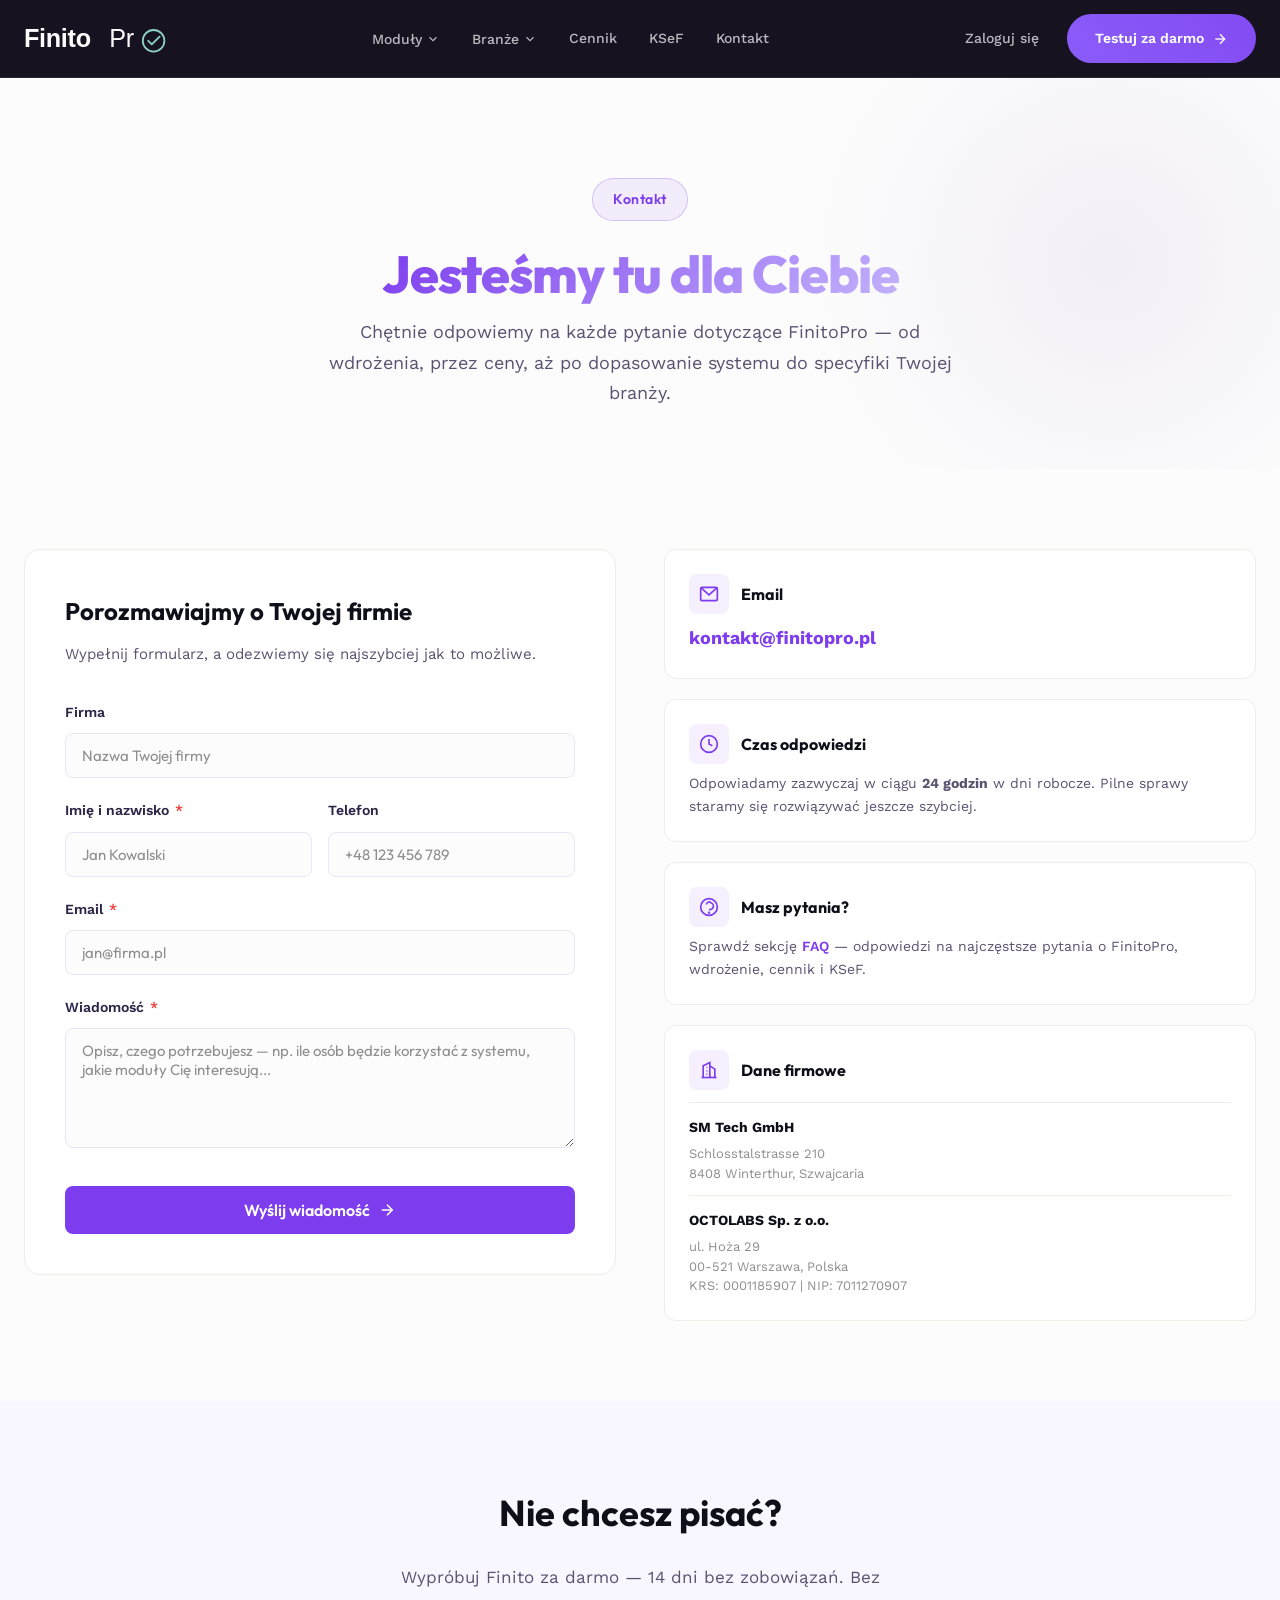
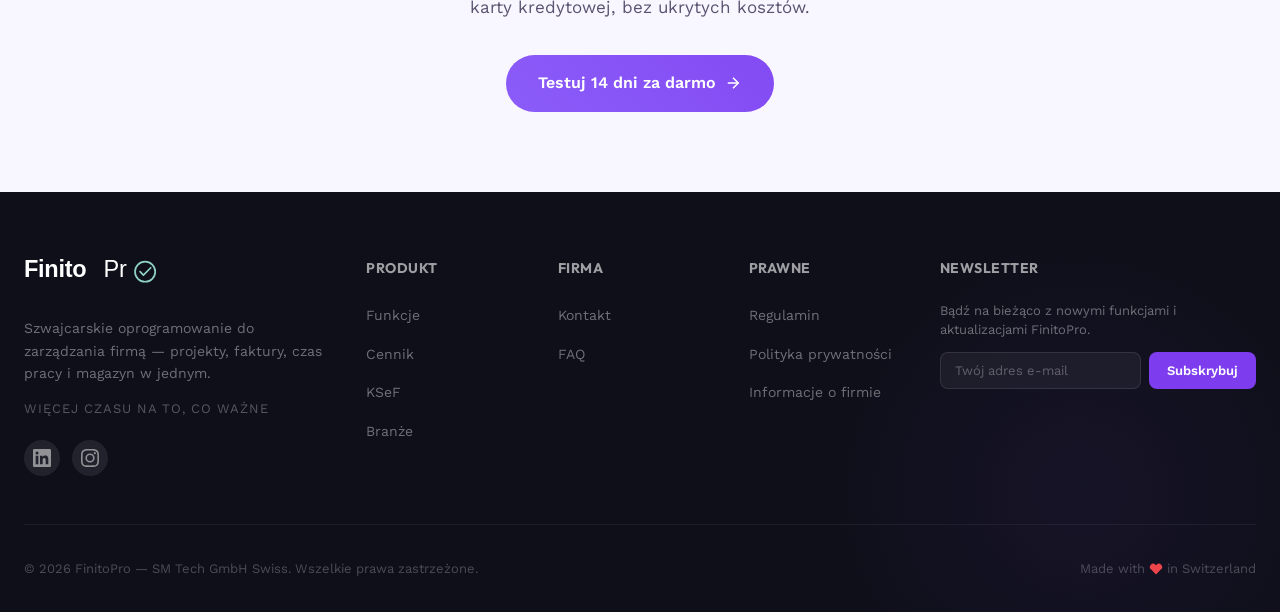
<file: kontakt/index.html>
<!DOCTYPE html>
<html lang="pl">
<head>
  <meta charset="UTF-8">
  <meta name="viewport" content="width=device-width, initial-scale=1.0">

  <!-- SEO: Title -->
  <title>Kontakt — FinitoPro | Napisz do nas</title>

  <!-- SEO: Meta description -->
  <meta name="description" content="Skontaktuj się z zespołem FinitoPro. Odpowiadamy na pytania o wdrożenie, ceny i dopasowanie systemu do Twojej firmy. Email: kontakt@finitopro.pl">

  <!-- SEO: Keywords -->
  <meta name="keywords" content="kontakt FinitoPro, napisz do FinitoPro, kontakt oprogramowanie dla firm, FinitoPro email, FinitoPro telefon, pomoc FinitoPro">

  <!-- SEO: Hreflang -->
  <link rel="alternate" hreflang="pl" href="https://finitopro.pl/kontakt/">
  <link rel="alternate" hreflang="de-CH" href="https://finitopro.ch/">
  <link rel="alternate" hreflang="x-default" href="https://finitopro.pl/kontakt/">

  <!-- SEO: Canonical -->
  <link rel="canonical" href="https://finitopro.pl/kontakt/">

  <!-- Open Graph -->
  <meta property="og:type" content="website">
  <meta property="og:title" content="Kontakt — FinitoPro | Napisz do nas">
  <meta property="og:description" content="Skontaktuj się z zespołem FinitoPro. Odpowiadamy na pytania o wdrożenie, ceny i dopasowanie systemu do Twojej firmy.">
  <meta property="og:url" content="https://finitopro.pl/kontakt/">
  <meta property="og:site_name" content="FinitoPro">
  <meta property="og:locale" content="pl_PL">

  <!-- Twitter Card -->
  <meta name="twitter:card" content="summary_large_image">
  <meta name="twitter:title" content="Kontakt — FinitoPro | Napisz do nas">
  <meta name="twitter:description" content="Skontaktuj się z zespołem FinitoPro. Odpowiadamy na pytania o wdrożenie, ceny i dopasowanie systemu.">

  <link rel="icon" type="image/svg+xml" href="/images/favicon.svg">

  <!-- Fonts -->
  <link rel="preconnect" href="https://fonts.googleapis.com">
  <link rel="preconnect" href="https://fonts.gstatic.com" crossorigin>
  <link href="https://fonts.googleapis.com/css2?family=Outfit:wght@300;400;500;600;700;800&family=Work+Sans:wght@400;500&display=swap" rel="stylesheet">

  <!-- Styles -->
  <link rel="stylesheet" href="../css/style.css">

  <!-- Schema.org: Organization with ContactPoint -->
  <script type="application/ld+json">
  {
    "@context": "https://schema.org",
    "@type": "Organization",
    "name": "FinitoPro",
    "url": "https://finitopro.pl",
    "logo": "https://finitopro.pl/images/logo.svg",
    "description": "Szwajcarskie oprogramowanie do zarządzania firmą — projekty, faktury, czas pracy i magazyn w jednym narzędziu.",
    "email": "kontakt@finitopro.pl",
    "contactPoint": {
      "@type": "ContactPoint",
      "email": "kontakt@finitopro.pl",
      "contactType": "customer support",
      "availableLanguage": ["Polish", "German", "English"],
      "areaServed": ["PL", "CH"]
    },
    "address": [
      {
        "@type": "PostalAddress",
        "streetAddress": "Schlosstalstrasse 210",
        "addressLocality": "Winterthur",
        "postalCode": "8408",
        "addressCountry": "CH",
        "name": "SM Tech GmbH"
      },
      {
        "@type": "PostalAddress",
        "streetAddress": "ul. Hoża 29",
        "addressLocality": "Warszawa",
        "postalCode": "00-521",
        "addressCountry": "PL",
        "name": "OCTOLABS Sp. z o.o."
      }
    ],
    "sameAs": [
      "https://finitopro.ch",
      "https://www.linkedin.com/company/finitopro",
      "https://www.instagram.com/finitopro"
    ]
  }
  </script>

  <!-- Contact page specific styles -->
  <style>
    /* ===== CONTACT HERO ===== */
    .contact-hero {
      background: var(--bg);
      text-align: center;
      padding: 100px 0 60px;
      position: relative;
      overflow: hidden;
    }
    .contact-hero::before {
      content: '';
      position: absolute;
      top: -30%;
      right: -10%;
      width: 600px;
      height: 600px;
      background: radial-gradient(circle, rgba(118,85,182,0.08) 0%, transparent 70%);
      pointer-events: none;
    }
    .contact-hero .hero-badge {
      display: inline-block;
      background: var(--primary-bg);
      color: var(--primary);
      padding: 8px 20px;
      border-radius: 100px;
      font-size: 14px;
      font-weight: 600;
      margin-bottom: 24px;
      letter-spacing: 0.5px;
    }
    .contact-hero h1 {
      font-size: clamp(32px, 5vw, 52px);
      font-weight: 800;
      line-height: 1.15;
      color: var(--text-dark);
      margin-bottom: 12px;
      letter-spacing: -1px;
    }
    .contact-hero h1 .highlight {
      background: linear-gradient(135deg, var(--primary), var(--primary-light));
      -webkit-background-clip: text;
      -webkit-text-fill-color: transparent;
      background-clip: text;
    }
    .contact-hero .hero-subtitle {
      font-size: 18px;
      color: var(--text-secondary);
      max-width: 640px;
      margin: 0 auto;
      line-height: 1.7;
    }

    /* ===== CONTACT SECTION ===== */
    .contact-section {
      padding: 80px 0;
    }
    .contact-grid {
      display: grid;
      grid-template-columns: 1fr 1fr;
      gap: 48px;
      align-items: start;
    }

    /* ===== FORM ===== */
    .contact-form-card {
      background: var(--bg-white);
      border-radius: var(--radius);
      padding: 40px;
      box-shadow: var(--shadow-md);
      border: 1px solid var(--border-light);
    }
    .contact-form-card h2 {
      font-size: 24px;
      font-weight: 700;
      color: var(--text-dark);
      margin-bottom: 8px;
    }
    .contact-form-card .form-subtitle {
      font-size: 15px;
      color: var(--text-secondary);
      margin-bottom: 32px;
    }
    .form-group {
      margin-bottom: 20px;
    }
    .form-group label {
      display: block;
      font-size: 14px;
      font-weight: 600;
      color: var(--text);
      margin-bottom: 8px;
    }
    .form-group label .required {
      color: var(--danger);
      margin-left: 2px;
    }
    .form-group input,
    .form-group textarea {
      width: 100%;
      padding: 12px 16px;
      font-family: 'Outfit', sans-serif;
      font-size: 15px;
      color: var(--text);
      background: var(--bg);
      border: 1.5px solid var(--border);
      border-radius: var(--radius-xs);
      transition: all 0.2s ease;
      outline: none;
    }
    .form-group input::placeholder,
    .form-group textarea::placeholder {
      color: var(--text-muted);
    }
    .form-group input:focus,
    .form-group textarea:focus {
      border-color: var(--primary);
      box-shadow: 0 0 0 3px rgba(118,85,182,0.12);
      background: var(--bg-white);
    }
    .form-group textarea {
      min-height: 120px;
      resize: vertical;
    }
    .form-row {
      display: grid;
      grid-template-columns: 1fr 1fr;
      gap: 16px;
    }
    .form-submit {
      display: inline-flex;
      align-items: center;
      gap: 8px;
      background: var(--primary);
      color: white;
      border: none;
      padding: 14px 32px;
      font-family: 'Outfit', sans-serif;
      font-size: 16px;
      font-weight: 600;
      border-radius: var(--radius-xs);
      cursor: pointer;
      transition: all 0.2s ease;
      width: 100%;
      justify-content: center;
      margin-top: 8px;
    }
    .form-submit:hover {
      background: var(--primary-dark);
      transform: translateY(-1px);
      box-shadow: var(--shadow-md);
    }
    .form-submit svg {
      flex-shrink: 0;
    }

    /* ===== CONTACT INFO CARDS ===== */
    .contact-info {
      display: flex;
      flex-direction: column;
      gap: 20px;
    }
    .info-card {
      background: var(--bg-white);
      border-radius: var(--radius-sm);
      padding: 24px;
      border: 1px solid var(--border-light);
      transition: all 0.2s ease;
    }
    .info-card:hover {
      box-shadow: var(--shadow);
      border-color: var(--border);
    }
    .info-card-header {
      display: flex;
      align-items: center;
      gap: 12px;
      margin-bottom: 8px;
    }
    .info-card-icon {
      width: 40px;
      height: 40px;
      border-radius: var(--radius-xs);
      background: var(--primary-bg);
      display: flex;
      align-items: center;
      justify-content: center;
      flex-shrink: 0;
    }
    .info-card-icon svg {
      width: 20px;
      height: 20px;
      color: var(--primary);
    }
    .info-card h3 {
      font-size: 16px;
      font-weight: 700;
      color: var(--text-dark);
    }
    .info-card p {
      font-size: 14px;
      color: var(--text-secondary);
      line-height: 1.6;
    }
    .info-card a {
      color: var(--primary);
      text-decoration: none;
      font-weight: 600;
    }
    .info-card a:hover {
      text-decoration: underline;
    }
    .info-card .email-large {
      font-size: 18px;
      font-weight: 700;
      color: var(--primary);
      display: block;
      margin-top: 4px;
    }
    .info-card .company-block {
      margin-top: 12px;
      padding-top: 12px;
      border-top: 1px solid var(--border-light);
    }
    .info-card .company-block:first-of-type {
      margin-top: 0;
      padding-top: 0;
      border-top: none;
    }
    .info-card .company-name {
      font-weight: 700;
      color: var(--text-dark);
      font-size: 14px;
    }
    .info-card .company-details {
      font-size: 13px;
      color: var(--text-muted);
      margin-top: 4px;
      line-height: 1.5;
    }

    /* ===== CONTACT CTA ===== */
    .contact-cta {
      text-align: center;
      padding: 80px 0;
      background: var(--primary-bg-light);
    }
    .contact-cta h2 {
      font-size: clamp(24px, 3.5vw, 36px);
      font-weight: 700;
      color: var(--text-dark);
      margin-bottom: 16px;
    }
    .contact-cta p {
      font-size: 17px;
      color: var(--text-secondary);
      max-width: 520px;
      margin: 0 auto 32px;
    }

    /* ===== RESPONSIVE ===== */
    @media (max-width: 768px) {
      .contact-grid {
        grid-template-columns: 1fr;
      }
      .form-row {
        grid-template-columns: 1fr;
      }
      .contact-form-card {
        padding: 28px;
      }
      .contact-hero {
        padding: 80px 0 40px;
      }
    }
  </style>
</head>
<body>

<!-- Navigation -->
<nav class="navbar" id="navbar">
  <div class="nav-container">
    <a href="/" class="nav-logo" aria-label="FinitoPro - strona główna">
      <img src="/images/logo.svg" alt="FinitoPro" height="30">
    </a>

    <ul class="nav-links" id="navLinks">
      <!-- Moduły Dropdown -->
      <li class="nav-dropdown-trigger">
        <button class="nav-dropdown-btn">
          Moduły
          <svg viewBox="0 0 24 24" fill="none" stroke="currentColor" stroke-width="2"><path d="M6 9l6 6 6-6"/></svg>
        </button>
        <div class="mega-dropdown">
          <div class="mega-dropdown-grid cols-4">
            <a href="/funkcje/" class="mega-dropdown-item">
              <svg viewBox="0 0 24 24" fill="none" stroke="currentColor" stroke-width="1.5"><rect x="3" y="3" width="7" height="7" rx="1"/><rect x="14" y="3" width="7" height="7" rx="1"/><rect x="3" y="14" width="7" height="7" rx="1"/><rect x="14" y="14" width="7" height="7" rx="1"/></svg>
              Dashboard
            </a>
            <a href="/funkcje/" class="mega-dropdown-item">
              <svg viewBox="0 0 24 24" fill="none" stroke="currentColor" stroke-width="1.5"><rect x="3" y="3" width="18" height="18" rx="2"/><path d="M3 9h18"/><path d="M9 21V9"/></svg>
              Projekty
            </a>
            <a href="/funkcje/" class="mega-dropdown-item">
              <svg viewBox="0 0 24 24" fill="none" stroke="currentColor" stroke-width="1.5"><rect x="2" y="5" width="20" height="14" rx="2"/><path d="M2 10h20"/></svg>
              Faktury
            </a>
            <a href="/funkcje/" class="mega-dropdown-item">
              <svg viewBox="0 0 24 24" fill="none" stroke="currentColor" stroke-width="1.5"><path d="M14 2H6a2 2 0 00-2 2v16a2 2 0 002 2h12a2 2 0 002-2V8z"/><path d="M14 2v6h6"/></svg>
              Oferty
            </a>
            <a href="/funkcje/" class="mega-dropdown-item">
              <svg viewBox="0 0 24 24" fill="none" stroke="currentColor" stroke-width="1.5"><circle cx="12" cy="12" r="10"/><path d="M12 6v6l4 2"/></svg>
              Czas pracy
            </a>
            <a href="/funkcje/" class="mega-dropdown-item">
              <svg viewBox="0 0 24 24" fill="none" stroke="currentColor" stroke-width="1.5"><path d="M17 21v-2a4 4 0 00-4-4H5a4 4 0 00-4 4v2"/><circle cx="9" cy="7" r="4"/><path d="M23 21v-2a4 4 0 00-3-3.87"/><path d="M16 3.13a4 4 0 010 7.75"/></svg>
              CRM
            </a>
            <a href="/funkcje/" class="mega-dropdown-item">
              <svg viewBox="0 0 24 24" fill="none" stroke="currentColor" stroke-width="1.5"><rect x="3" y="4" width="18" height="18" rx="2"/><path d="M16 2v4"/><path d="M8 2v4"/><path d="M3 10h18"/></svg>
              Urlopy
            </a>
            <a href="/funkcje/" class="mega-dropdown-item">
              <svg viewBox="0 0 24 24" fill="none" stroke="currentColor" stroke-width="1.5"><path d="M23 19a2 2 0 01-2 2H3a2 2 0 01-2-2V8a2 2 0 012-2h4l2-3h6l2 3h4a2 2 0 012 2z"/><circle cx="12" cy="13" r="4"/></svg>
              Dokumentacja foto
            </a>
            <a href="/funkcje/" class="mega-dropdown-item">
              <svg viewBox="0 0 24 24" fill="none" stroke="currentColor" stroke-width="1.5"><path d="M21 16V8a2 2 0 00-1-1.73l-7-4a2 2 0 00-2 0l-7 4A2 2 0 003 8v8a2 2 0 001 1.73l7 4a2 2 0 002 0l7-4A2 2 0 0021 16z"/></svg>
              Magazyn
            </a>
            <a href="/funkcje/" class="mega-dropdown-item">
              <svg viewBox="0 0 24 24" fill="none" stroke="currentColor" stroke-width="1.5"><line x1="12" y1="1" x2="12" y2="23"/><path d="M17 5H9.5a3.5 3.5 0 000 7h5a3.5 3.5 0 010 7H6"/></svg>
              Wydatki
            </a>
            <a href="/funkcje/" class="mega-dropdown-item">
              <svg viewBox="0 0 24 24" fill="none" stroke="currentColor" stroke-width="1.5"><rect x="5" y="2" width="14" height="20" rx="2"/><line x1="12" y1="18" x2="12" y2="18.01"/></svg>
              Aplikacja mobilna
            </a>
            <a href="/funkcje/" class="mega-dropdown-item">
              <svg viewBox="0 0 24 24" fill="none" stroke="currentColor" stroke-width="1.5"><path d="M16 21v-2a4 4 0 00-4-4H5a4 4 0 00-4 4v2"/><circle cx="8.5" cy="7" r="4"/><path d="M20 8v6"/><path d="M23 11h-6"/></svg>
              Portal klienta
            </a>
            <a href="/funkcje/" class="mega-dropdown-item">
              <svg viewBox="0 0 24 24" fill="none" stroke="currentColor" stroke-width="1.5"><path d="M21 12a9 9 0 01-9 9m9-9a9 9 0 00-9-9m9 9H3m9 9a9 9 0 01-9-9m9 9c1.66 0 3-4.03 3-9s-1.34-9-3-9m0 18c-1.66 0-3-4.03-3-9s1.34-9 3-9"/></svg>
              Usługi serwisowe
            </a>
          </div>
          <div class="mega-dropdown-footer">
            <a href="/funkcje/">
              Wszystkie moduły
              <svg viewBox="0 0 24 24" fill="none" stroke="currentColor" stroke-width="2"><path d="M5 12h14"/><path d="M12 5l7 7-7 7"/></svg>
            </a>
          </div>
        </div>
      </li>

      <!-- Branże Dropdown -->
      <li class="nav-dropdown-trigger">
        <button class="nav-dropdown-btn">
          Branże
          <svg viewBox="0 0 24 24" fill="none" stroke="currentColor" stroke-width="2"><path d="M6 9l6 6 6-6"/></svg>
        </button>
        <div class="mega-dropdown">
          <div class="mega-dropdown-grid cols-5">
            <a href="/#branze" class="mega-dropdown-item">
              <svg viewBox="0 0 24 24" fill="none" stroke="currentColor" stroke-width="1.5"><path d="M2 20h20"/><path d="M5 20V8l7-5 7 5v12"/><path d="M9 20v-5h6v5"/></svg>
              Budownictwo
            </a>
            <a href="/#branze" class="mega-dropdown-item">
              <svg viewBox="0 0 24 24" fill="none" stroke="currentColor" stroke-width="1.5"><path d="M20 14.66V20a2 2 0 01-2 2H4a2 2 0 01-2-2V6a2 2 0 012-2h5.34"/><polygon points="18 2 22 6 12 16 8 16 8 12 18 2"/></svg>
              Malarstwo
            </a>
            <a href="/#branze" class="mega-dropdown-item">
              <svg viewBox="0 0 24 24" fill="none" stroke="currentColor" stroke-width="1.5"><path d="M13 2L3 14h9l-1 8 10-12h-9l1-8z"/></svg>
              Elektryka
            </a>
            <a href="/#branze" class="mega-dropdown-item">
              <svg viewBox="0 0 24 24" fill="none" stroke="currentColor" stroke-width="1.5"><path d="M12 2v6m0 12v2M4.93 4.93l4.24 4.24m5.66 5.66l4.24 4.24M2 12h6m8 0h6M4.93 19.07l4.24-4.24m5.66-5.66l4.24-4.24"/></svg>
              Hydraulika
            </a>
            <a href="/#branze" class="mega-dropdown-item">
              <svg viewBox="0 0 24 24" fill="none" stroke="currentColor" stroke-width="1.5"><path d="M3 9l9-7 9 7v11a2 2 0 01-2 2H5a2 2 0 01-2-2z"/><path d="M9 22V12h6v10"/></svg>
              Dekarstwo
            </a>
            <a href="/#branze" class="mega-dropdown-item">
              <svg viewBox="0 0 24 24" fill="none" stroke="currentColor" stroke-width="1.5"><path d="M12 22c-4.97 0-9-2.24-9-5v-4c0-2.76 4.03-5 9-5s9 2.24 9 5v4c0 2.76-4.03 5-9 5z"/><path d="M12 8V2"/><path d="M8 6l4-4 4 4"/></svg>
              Ogrodnictwo
            </a>
            <a href="/#branze" class="mega-dropdown-item">
              <svg viewBox="0 0 24 24" fill="none" stroke="currentColor" stroke-width="1.5"><rect x="2" y="7" width="20" height="14" rx="2"/><path d="M16 7V5a2 2 0 00-2-2h-4a2 2 0 00-2 2v2"/></svg>
              Stolarstwo
            </a>
            <a href="/#branze" class="mega-dropdown-item">
              <svg viewBox="0 0 24 24" fill="none" stroke="currentColor" stroke-width="1.5"><rect x="1" y="3" width="15" height="13" rx="2"/><path d="M16 8h4a2 2 0 012 2v6a2 2 0 01-2 2h-4"/><circle cx="5.5" cy="18" r="2.5"/><circle cx="18.5" cy="18" r="2.5"/></svg>
              Przeprowadzki
            </a>
            <a href="/#branze" class="mega-dropdown-item">
              <svg viewBox="0 0 24 24" fill="none" stroke="currentColor" stroke-width="1.5"><path d="M14.7 6.3a1 1 0 000 1.4l1.6 1.6a1 1 0 001.4 0l3.77-3.77a6 6 0 01-7.94 7.94l-6.91 6.91a2.12 2.12 0 01-3-3l6.91-6.91a6 6 0 017.94-7.94l-3.76 3.76z"/></svg>
              Facility Service
            </a>
            <a href="/#branze" class="mega-dropdown-item">
              <svg viewBox="0 0 24 24" fill="none" stroke="currentColor" stroke-width="1.5"><circle cx="12" cy="12" r="3"/><path d="M19.4 15a1.65 1.65 0 00.33 1.82l.06.06a2 2 0 01-2.83 2.83l-.06-.06a1.65 1.65 0 00-1.82-.33 1.65 1.65 0 00-1 1.51V21a2 2 0 01-4 0v-.09A1.65 1.65 0 009 19.4a1.65 1.65 0 00-1.82.33l-.06.06a2 2 0 01-2.83-2.83l.06-.06A1.65 1.65 0 004.68 15a1.65 1.65 0 00-1.51-1H3a2 2 0 010-4h.09A1.65 1.65 0 004.6 9a1.65 1.65 0 00-.33-1.82l-.06-.06a2 2 0 012.83-2.83l.06.06A1.65 1.65 0 009 4.68a1.65 1.65 0 001-1.51V3a2 2 0 014 0v.09a1.65 1.65 0 001 1.51 1.65 1.65 0 001.82-.33l.06-.06a2 2 0 012.83 2.83l-.06.06A1.65 1.65 0 0019.4 9a1.65 1.65 0 001.51 1H21a2 2 0 010 4h-.09a1.65 1.65 0 00-1.51 1z"/></svg>
              Produkcja
            </a>
            <a href="/#branze" class="mega-dropdown-item">
              <svg viewBox="0 0 24 24" fill="none" stroke="currentColor" stroke-width="1.5"><path d="M6 2L3 6v14a2 2 0 002 2h14a2 2 0 002-2V6l-3-4z"/><line x1="3" y1="6" x2="21" y2="6"/><path d="M16 10a4 4 0 01-8 0"/></svg>
              Handel
            </a>
            <a href="/#branze" class="mega-dropdown-item">
              <svg viewBox="0 0 24 24" fill="none" stroke="currentColor" stroke-width="1.5"><polyline points="16 18 22 12 16 6"/><polyline points="8 6 2 12 8 18"/></svg>
              IT i agencje
            </a>
          </div>
        </div>
      </li>

      <li><a href="/cennik/">Cennik</a></li>
      <li><a href="/ksef/">KSeF</a></li>
      <li><a href="/kontakt/">Kontakt</a></li>

      <!-- Mobile-only actions (shown inside hamburger menu) -->
      <li class="nav-mobile-actions" style="display:none;">
        <a href="https://app.finitopro.ch/login" class="nav-login">Zaloguj się</a>
        <a href="https://app.finitopro.ch/register" class="nav-cta">Testuj za darmo</a>
      </li>
    </ul>

    <!-- Desktop actions -->
    <div class="nav-actions">
      <a href="https://app.finitopro.ch/login" class="nav-login">Zaloguj się</a>
      <a href="https://app.finitopro.ch/register" class="nav-cta">
        Testuj za darmo
        <svg viewBox="0 0 24 24" fill="none" stroke="currentColor" stroke-width="2"><path d="M5 12h14"/><path d="M12 5l7 7-7 7"/></svg>
      </a>
    </div>

    <button class="nav-toggle" id="navToggle" aria-label="Otwórz menu nawigacji" aria-expanded="false">
      <svg viewBox="0 0 24 24" fill="none" stroke="currentColor" stroke-width="2"><path d="M3 12h18M3 6h18M3 18h18"/></svg>
    </button>
  </div>
</nav>

<!-- Hero Section -->
<header class="contact-hero">
  <div class="container">
    <div class="hero-badge">Kontakt</div>
    <h1><span class="highlight">Jesteśmy tu dla Ciebie</span></h1>
    <p class="hero-subtitle">Chętnie odpowiemy na każde pytanie dotyczące FinitoPro — od wdrożenia, przez ceny, aż po dopasowanie systemu do specyfiki Twojej branży.</p>
  </div>
</header>

<!-- Contact Section -->
<section class="contact-section">
  <div class="container">
    <div class="contact-grid">

      <!-- Left: Contact Form -->
      <div class="contact-form-card fade-up-target">
        <h2>Porozmawiajmy o Twojej firmie</h2>
        <p class="form-subtitle">Wypełnij formularz, a odezwiemy się najszybciej jak to możliwe.</p>

        <form action="#" method="POST" id="contactForm">
          <div class="form-group">
            <label for="company">Firma</label>
            <input type="text" id="company" name="company" placeholder="Nazwa Twojej firmy">
          </div>

          <div class="form-row">
            <div class="form-group">
              <label for="name">Imię i nazwisko <span class="required">*</span></label>
              <input type="text" id="name" name="name" placeholder="Jan Kowalski" required>
            </div>
            <div class="form-group">
              <label for="phone">Telefon</label>
              <input type="tel" id="phone" name="phone" placeholder="+48 123 456 789">
            </div>
          </div>

          <div class="form-group">
            <label for="email">Email <span class="required">*</span></label>
            <input type="email" id="email" name="email" placeholder="jan@firma.pl" required>
          </div>

          <div class="form-group">
            <label for="message">Wiadomość <span class="required">*</span></label>
            <textarea id="message" name="message" placeholder="Opisz, czego potrzebujesz — np. ile osób będzie korzystać z systemu, jakie moduły Cię interesują..." required></textarea>
          </div>

          <button type="submit" class="form-submit">
            Wyślij wiadomość
            <svg width="18" height="18" viewBox="0 0 24 24" fill="none" stroke="currentColor" stroke-width="2"><path d="M5 12h14"/><path d="M12 5l7 7-7 7"/></svg>
          </button>
        </form>
      </div>

      <!-- Right: Contact Info Cards -->
      <div class="contact-info fade-up-target">

        <!-- Email card -->
        <div class="info-card">
          <div class="info-card-header">
            <div class="info-card-icon">
              <svg viewBox="0 0 24 24" fill="none" stroke="currentColor" stroke-width="2"><rect x="2" y="4" width="20" height="16" rx="2"/><path d="M22 4L12 13 2 4"/></svg>
            </div>
            <h3>Email</h3>
          </div>
          <a href="mailto:kontakt@finitopro.pl" class="email-large">kontakt@finitopro.pl</a>
        </div>

        <!-- Response time card -->
        <div class="info-card">
          <div class="info-card-header">
            <div class="info-card-icon">
              <svg viewBox="0 0 24 24" fill="none" stroke="currentColor" stroke-width="2"><circle cx="12" cy="12" r="10"/><path d="M12 6v6l4 2"/></svg>
            </div>
            <h3>Czas odpowiedzi</h3>
          </div>
          <p>Odpowiadamy zazwyczaj w ciągu <strong>24 godzin</strong> w dni robocze. Pilne sprawy staramy się rozwiązywać jeszcze szybciej.</p>
        </div>

        <!-- FAQ link card -->
        <div class="info-card">
          <div class="info-card-header">
            <div class="info-card-icon">
              <svg viewBox="0 0 24 24" fill="none" stroke="currentColor" stroke-width="2"><circle cx="12" cy="12" r="10"/><path d="M9 9a3 3 0 015.12-2.13A3 3 0 0112 15"/><circle cx="12" cy="19" r="0.5" fill="currentColor"/></svg>
            </div>
            <h3>Masz pytania?</h3>
          </div>
          <p>Sprawdź sekcję <a href="/pytania/">FAQ</a> — odpowiedzi na najczęstsze pytania o FinitoPro, wdrożenie, cennik i KSeF.</p>
        </div>

        <!-- Company info card -->
        <div class="info-card">
          <div class="info-card-header">
            <div class="info-card-icon">
              <svg viewBox="0 0 24 24" fill="none" stroke="currentColor" stroke-width="2"><path d="M3 21h18"/><path d="M5 21V7l8-4v18"/><path d="M19 21V11l-6-4"/><path d="M9 9h1"/><path d="M9 13h1"/><path d="M9 17h1"/></svg>
            </div>
            <h3>Dane firmowe</h3>
          </div>

          <div class="company-block">
            <div class="company-name">SM Tech GmbH</div>
            <div class="company-details">
              Schlosstalstrasse 210<br>
              8408 Winterthur, Szwajcaria
            </div>
          </div>

          <div class="company-block">
            <div class="company-name">OCTOLABS Sp. z o.o.</div>
            <div class="company-details">
              ul. Hoża 29<br>
              00-521 Warszawa, Polska<br>
              KRS: 0001185907 | NIP: 7011270907
            </div>
          </div>
        </div>

      </div>
    </div>
  </div>
</section>

<!-- CTA Section -->
<section class="contact-cta">
  <div class="container">
    <h2>Nie chcesz pisać?</h2>
    <p>Wypróbuj Finito za darmo — 14 dni bez zobowiązań. Bez karty kredytowej, bez ukrytych kosztów.</p>
    <a href="https://app.finitopro.ch/register" class="btn btn-primary">
      Testuj 14 dni za darmo
      <svg width="18" height="18" viewBox="0 0 24 24" fill="none" stroke="currentColor" stroke-width="2"><path d="M5 12h14"/><path d="M12 5l7 7-7 7"/></svg>
    </a>
  </div>
</section>

<!-- Footer -->
<footer class="footer">
  <div class="container">
    <div class="footer-grid">
      <div class="footer-brand">
        <a href="/" class="footer-logo">
          <img src="/images/logo.svg" alt="FinitoPro" height="28">
        </a>
        <p>Szwajcarskie oprogramowanie do zarządzania firmą — projekty, faktury, czas pracy i magazyn w jednym.</p>
        <div class="footer-tagline">Więcej czasu na to, co ważne</div>
        <div class="footer-social">
          <a href="https://www.linkedin.com/company/finitopro" aria-label="LinkedIn" target="_blank" rel="noopener">
            <svg viewBox="0 0 24 24" fill="currentColor"><path d="M20.447 20.452h-3.554v-5.569c0-1.328-.027-3.037-1.852-3.037-1.853 0-2.136 1.445-2.136 2.939v5.667H9.351V9h3.414v1.561h.046c.477-.9 1.637-1.85 3.37-1.85 3.601 0 4.267 2.37 4.267 5.455v6.286zM5.337 7.433a2.062 2.062 0 01-2.063-2.065 2.064 2.064 0 112.063 2.065zm1.782 13.019H3.555V9h3.564v11.452zM22.225 0H1.771C.792 0 0 .774 0 1.729v20.542C0 23.227.792 24 1.771 24h20.451C23.2 24 24 23.227 24 22.271V1.729C24 .774 23.2 0 22.222 0h.003z"/></svg>
          </a>
          <a href="https://www.instagram.com/finitopro" aria-label="Instagram" target="_blank" rel="noopener">
            <svg viewBox="0 0 24 24" fill="currentColor"><path d="M12 2.163c3.204 0 3.584.012 4.85.07 3.252.148 4.771 1.691 4.919 4.919.058 1.265.069 1.645.069 4.849 0 3.205-.012 3.584-.069 4.849-.149 3.225-1.664 4.771-4.919 4.919-1.266.058-1.644.07-4.85.07-3.204 0-3.584-.012-4.849-.07-3.26-.149-4.771-1.699-4.919-4.92-.058-1.265-.07-1.644-.07-4.849 0-3.204.013-3.583.07-4.849.149-3.227 1.664-4.771 4.919-4.919 1.266-.057 1.645-.069 4.849-.069zM12 0C8.741 0 8.333.014 7.053.072 2.695.272.273 2.69.073 7.052.014 8.333 0 8.741 0 12c0 3.259.014 3.668.072 4.948.2 4.358 2.618 6.78 6.98 6.98C8.333 23.986 8.741 24 12 24c3.259 0 3.668-.014 4.948-.072 4.354-.2 6.782-2.618 6.979-6.98.059-1.28.073-1.689.073-4.948 0-3.259-.014-3.667-.072-4.947-.196-4.354-2.617-6.78-6.979-6.98C15.668.014 15.259 0 12 0zm0 5.838a6.162 6.162 0 100 12.324 6.162 6.162 0 000-12.324zM12 16a4 4 0 110-8 4 4 0 010 8zm6.406-11.845a1.44 1.44 0 100 2.881 1.44 1.44 0 000-2.881z"/></svg>
          </a>
        </div>
      </div>

      <div>
        <h4>Produkt</h4>
        <ul class="footer-links">
          <li><a href="/funkcje/">Funkcje</a></li>
          <li><a href="/cennik/">Cennik</a></li>
          <li><a href="/ksef/">KSeF</a></li>
          <li><a href="/#branze">Branże</a></li>
        </ul>
      </div>

      <div>
        <h4>Firma</h4>
        <ul class="footer-links">
          <li><a href="/kontakt/">Kontakt</a></li>
          <li><a href="/pytania/">FAQ</a></li>
        </ul>
      </div>

      <div>
        <h4>Prawne</h4>
        <ul class="footer-links">
          <li><a href="#">Regulamin</a></li>
          <li><a href="#">Polityka prywatności</a></li>
          <li><a href="#">Informacje o firmie</a></li>
        </ul>
      </div>

      <div class="footer-newsletter">
        <h4>Newsletter</h4>
        <p>Bądź na bieżąco z nowymi funkcjami i aktualizacjami FinitoPro.</p>
        <form class="footer-newsletter-form" onsubmit="return false;">
          <input type="email" placeholder="Twój adres e-mail" required>
          <button type="submit">Subskrybuj</button>
        </form>
      </div>
    </div>

    <div class="footer-bottom">
      <span>&copy; 2026 FinitoPro — SM Tech GmbH Swiss. Wszelkie prawa zastrzeżone.</span>
      <span class="footer-bottom-love">
        Made with
        <svg viewBox="0 0 24 24" fill="currentColor"><path d="M20.84 4.61a5.5 5.5 0 00-7.78 0L12 5.67l-1.06-1.06a5.5 5.5 0 00-7.78 7.78l1.06 1.06L12 21.23l7.78-7.78 1.06-1.06a5.5 5.5 0 000-7.78z"/></svg>
        in Switzerland
      </span>
    </div>
  </div>
</footer>

<script src="/js/main.js"></script>

</body>
</html>
</file>
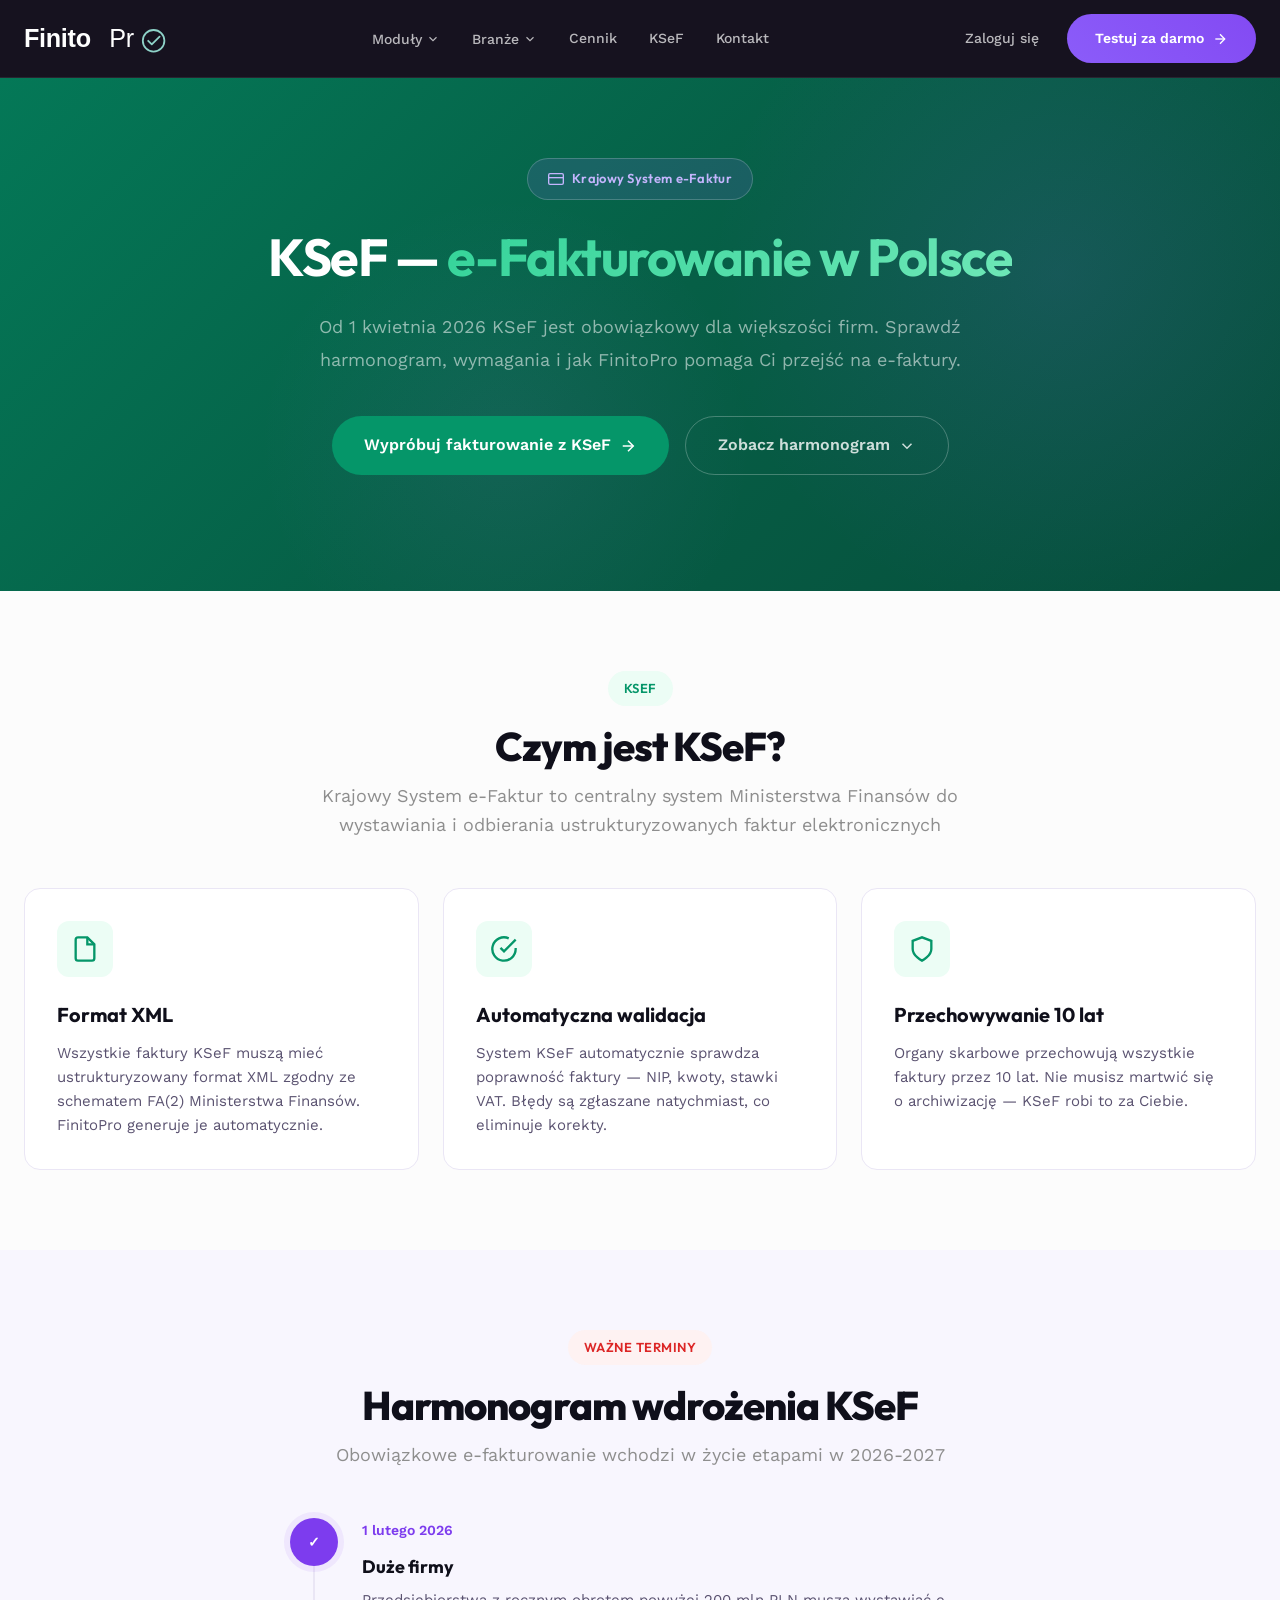
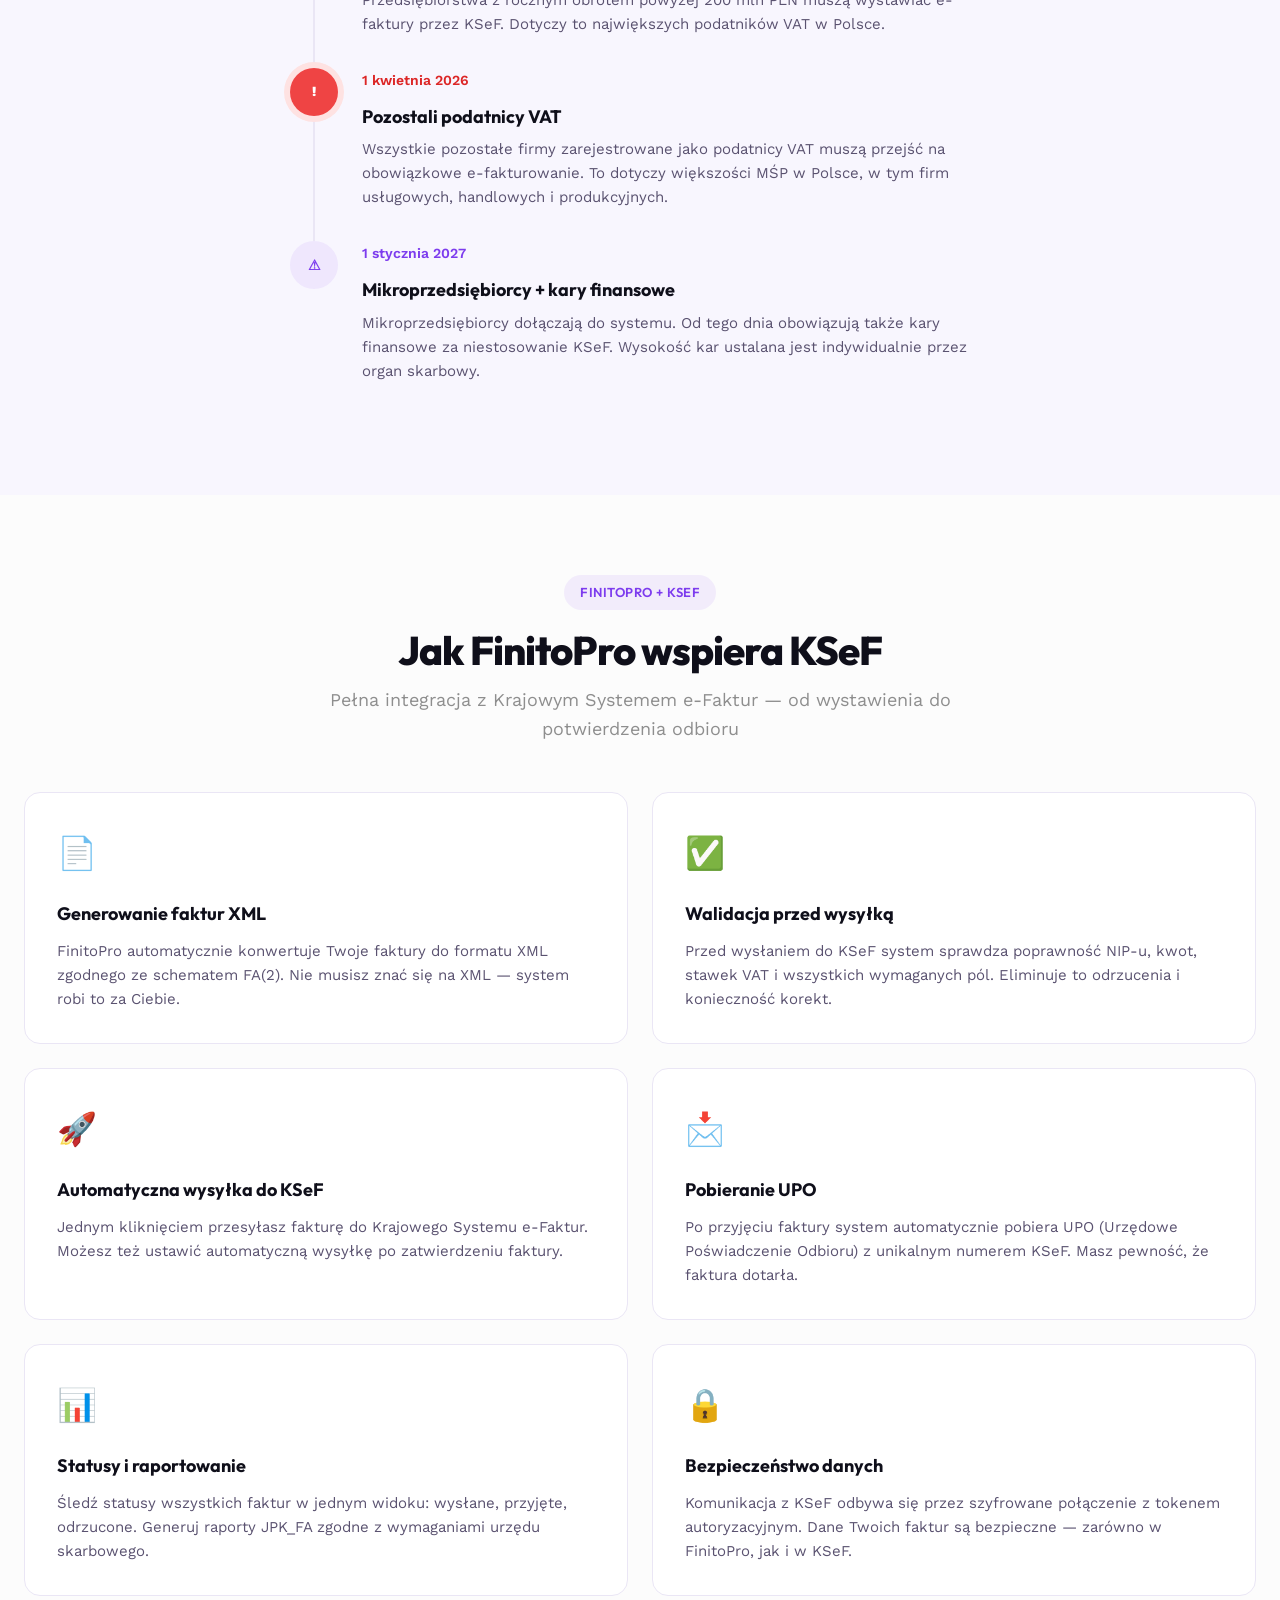
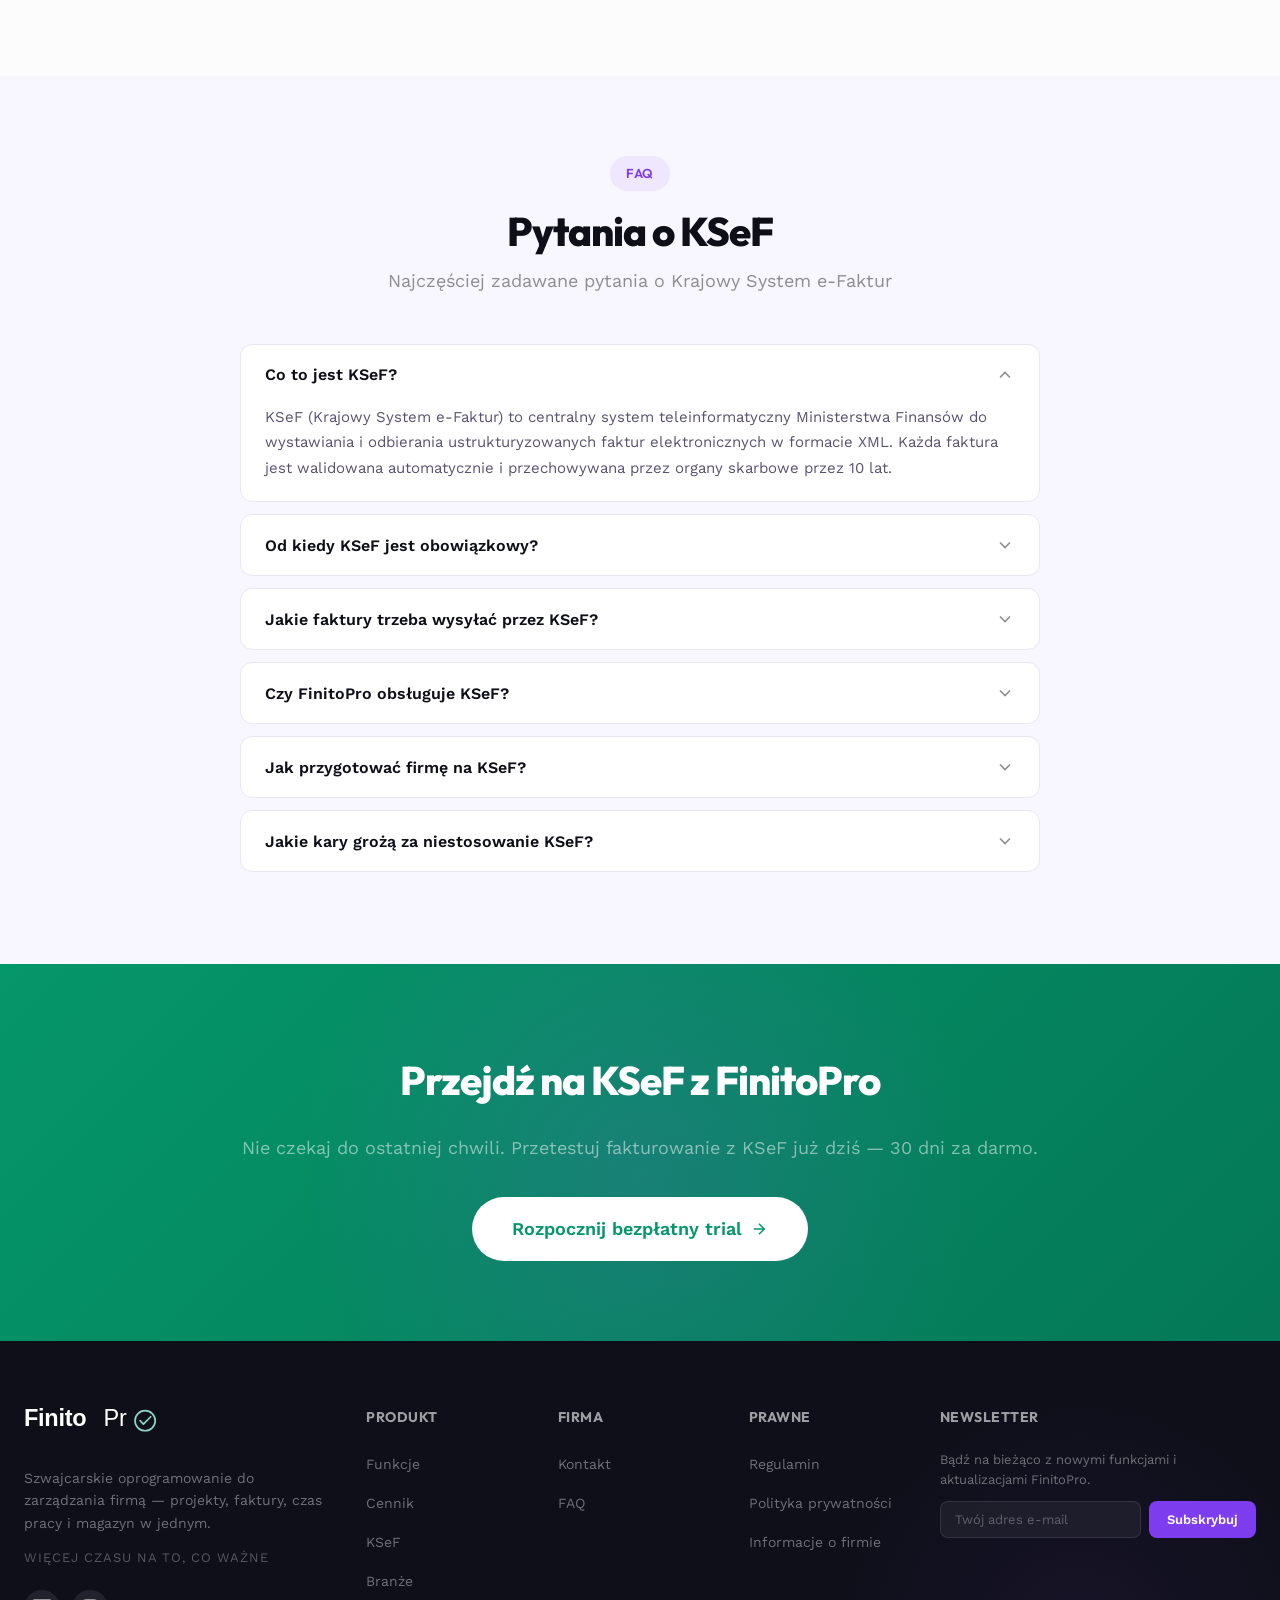
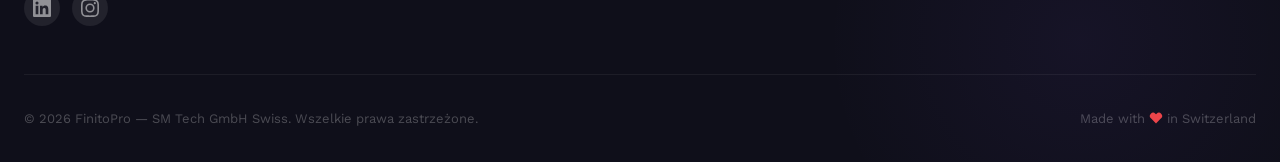
<file: ksef/index.html>
<!DOCTYPE html>
<html lang="pl">
<head>
  <meta charset="UTF-8">
  <meta name="viewport" content="width=device-width, initial-scale=1.0">

  <!-- SEO: KSeF page title -->
  <title>KSeF w FinitoPro — Krajowy System e-Faktur | Fakturowanie zgodne z KSeF</title>

  <!-- SEO: Meta description -->
  <meta name="description" content="Przygotuj firmę na obowiązkowy KSeF. FinitoPro wspiera e-faktury XML, automatyczną walidację i integrację z Krajowym Systemem e-Faktur. Sprawdź harmonogram wdrożenia!">

  <!-- SEO: Keywords -->
  <meta name="keywords" content="KSeF, Krajowy System e-Faktur, e-faktury, program do faktur KSeF, e-fakturowanie, fakturowanie XML, obowiązkowy KSeF 2026, jak przejść na elektroniczne faktury">

  <!-- SEO: Hreflang -->
  <link rel="alternate" hreflang="pl" href="https://finitopro.pl/ksef/">
  <link rel="alternate" hreflang="de-CH" href="https://finitopro.ch/">
  <link rel="alternate" hreflang="x-default" href="https://finitopro.pl/ksef/">

  <!-- SEO: Canonical -->
  <link rel="canonical" href="https://finitopro.pl/ksef/">

  <!-- Open Graph -->
  <meta property="og:type" content="article">
  <meta property="og:title" content="KSeF w FinitoPro — Krajowy System e-Faktur">
  <meta property="og:description" content="Przygotuj firmę na obowiązkowy KSeF. Sprawdź harmonogram wdrożenia i jak FinitoPro pomaga w e-fakturowaniu.">
  <meta property="og:url" content="https://finitopro.pl/ksef/">
  <meta property="og:site_name" content="FinitoPro">
  <meta property="og:locale" content="pl_PL">

  <link rel="icon" type="image/svg+xml" href="/images/favicon.svg">

  <!-- Fonts -->
  <link rel="preconnect" href="https://fonts.googleapis.com">
  <link rel="preconnect" href="https://fonts.gstatic.com" crossorigin>
  <link href="https://fonts.googleapis.com/css2?family=Outfit:wght@300;400;500;600;700;800&family=Work+Sans:wght@400;500&display=swap" rel="stylesheet">

  <!-- Styles -->
  <link rel="stylesheet" href="../css/style.css">

  <!-- Schema.org: FAQPage for KSeF -->
  <script type="application/ld+json">
  {
    "@context": "https://schema.org",
    "@type": "FAQPage",
    "mainEntity": [
      {
        "@type": "Question",
        "name": "Co to jest KSeF?",
        "acceptedAnswer": {
          "@type": "Answer",
          "text": "KSeF (Krajowy System e-Faktur) to centralny system teleinformatyczny Ministerstwa Finansów do wystawiania i odbierania ustrukturyzowanych faktur elektronicznych w formacie XML. Każda faktura jest walidowana automatycznie i przechowywana przez organy skarbowe przez 10 lat."
        }
      },
      {
        "@type": "Question",
        "name": "Od kiedy KSeF jest obowiązkowy?",
        "acceptedAnswer": {
          "@type": "Answer",
          "text": "KSeF wchodzi w życie etapami: od 1 lutego 2026 dla dużych firm (obrót powyżej 200 mln PLN), od 1 kwietnia 2026 dla pozostałych podatników VAT, a od 1 stycznia 2027 dla mikroprzedsiębiorców. Kary finansowe obowiązują od 1 stycznia 2027."
        }
      },
      {
        "@type": "Question",
        "name": "Czy FinitoPro obsługuje KSeF?",
        "acceptedAnswer": {
          "@type": "Answer",
          "text": "Tak, FinitoPro posiada pełną integrację z KSeF. Automatycznie generuje faktury w formacie XML zgodnym ze schematem FA(2), waliduje dane przed wysyłką, przesyła faktury do systemu KSeF i pobiera UPO (Urzędowe Poświadczenie Odbioru)."
        }
      },
      {
        "@type": "Question",
        "name": "Jakie faktury trzeba wysyłać przez KSeF?",
        "acceptedAnswer": {
          "@type": "Answer",
          "text": "Przez KSeF obowiązkowo wysyłane są wszystkie faktury B2B między podatnikami VAT zarejestrowanymi w Polsce — faktury VAT, faktury korygujące, faktury zaliczkowe. Zwolnione są faktury wystawiane osobom fizycznym (B2C) oraz paragony."
        }
      },
      {
        "@type": "Question",
        "name": "Jak przygotować firmę na KSeF?",
        "acceptedAnswer": {
          "@type": "Answer",
          "text": "Aby przygotować firmę na KSeF: 1) Wybierz oprogramowanie z integracją KSeF (np. FinitoPro), 2) Uzyskaj token autoryzacyjny na platformie KSeF, 3) Przetestuj wysyłkę faktur w środowisku testowym, 4) Przeszkolij pracowników, 5) Przejdź na produkcyjne wysyłanie faktur przed terminem obowiązkowym."
        }
      }
    ]
  }
  </script>

  <!-- Schema.org: Article -->
  <script type="application/ld+json">
  {
    "@context": "https://schema.org",
    "@type": "Article",
    "headline": "KSeF — Krajowy System e-Faktur. Wszystko co musisz wiedzieć.",
    "description": "Kompleksowy przewodnik po KSeF — harmonogram wdrożenia, wymagania, integracja z FinitoPro.",
    "author": {
      "@type": "Organization",
      "name": "FinitoPro"
    },
    "publisher": {
      "@type": "Organization",
      "name": "FinitoPro",
      "url": "https://finitopro.pl"
    },
    "datePublished": "2026-03-01",
    "dateModified": "2026-03-24"
  }
  </script>
</head>
<body>

<!-- Navigation -->
<nav class="navbar" id="navbar">
  <div class="nav-container">
    <a href="/" class="nav-logo" aria-label="FinitoPro - strona główna">
      <img src="/images/logo.svg" alt="FinitoPro" height="30">
    </a>

    <ul class="nav-links" id="navLinks">
      <!-- Moduły Dropdown -->
      <li class="nav-dropdown-trigger">
        <button class="nav-dropdown-btn">
          Moduły
          <svg viewBox="0 0 24 24" fill="none" stroke="currentColor" stroke-width="2"><path d="M6 9l6 6 6-6"/></svg>
        </button>
        <div class="mega-dropdown">
          <div class="mega-dropdown-grid cols-4">
            <a href="/funkcje/" class="mega-dropdown-item">
              <svg viewBox="0 0 24 24" fill="none" stroke="currentColor" stroke-width="1.5"><rect x="3" y="3" width="7" height="7" rx="1"/><rect x="14" y="3" width="7" height="7" rx="1"/><rect x="3" y="14" width="7" height="7" rx="1"/><rect x="14" y="14" width="7" height="7" rx="1"/></svg>
              Dashboard
            </a>
            <a href="/funkcje/" class="mega-dropdown-item">
              <svg viewBox="0 0 24 24" fill="none" stroke="currentColor" stroke-width="1.5"><rect x="3" y="3" width="18" height="18" rx="2"/><path d="M3 9h18"/><path d="M9 21V9"/></svg>
              Projekty
            </a>
            <a href="/funkcje/" class="mega-dropdown-item">
              <svg viewBox="0 0 24 24" fill="none" stroke="currentColor" stroke-width="1.5"><rect x="2" y="5" width="20" height="14" rx="2"/><path d="M2 10h20"/></svg>
              Faktury
            </a>
            <a href="/funkcje/" class="mega-dropdown-item">
              <svg viewBox="0 0 24 24" fill="none" stroke="currentColor" stroke-width="1.5"><path d="M14 2H6a2 2 0 00-2 2v16a2 2 0 002 2h12a2 2 0 002-2V8z"/><path d="M14 2v6h6"/></svg>
              Oferty
            </a>
            <a href="/funkcje/" class="mega-dropdown-item">
              <svg viewBox="0 0 24 24" fill="none" stroke="currentColor" stroke-width="1.5"><circle cx="12" cy="12" r="10"/><path d="M12 6v6l4 2"/></svg>
              Czas pracy
            </a>
            <a href="/funkcje/" class="mega-dropdown-item">
              <svg viewBox="0 0 24 24" fill="none" stroke="currentColor" stroke-width="1.5"><path d="M17 21v-2a4 4 0 00-4-4H5a4 4 0 00-4 4v2"/><circle cx="9" cy="7" r="4"/><path d="M23 21v-2a4 4 0 00-3-3.87"/><path d="M16 3.13a4 4 0 010 7.75"/></svg>
              CRM
            </a>
            <a href="/funkcje/" class="mega-dropdown-item">
              <svg viewBox="0 0 24 24" fill="none" stroke="currentColor" stroke-width="1.5"><rect x="3" y="4" width="18" height="18" rx="2"/><path d="M16 2v4"/><path d="M8 2v4"/><path d="M3 10h18"/></svg>
              Urlopy
            </a>
            <a href="/funkcje/" class="mega-dropdown-item">
              <svg viewBox="0 0 24 24" fill="none" stroke="currentColor" stroke-width="1.5"><path d="M23 19a2 2 0 01-2 2H3a2 2 0 01-2-2V8a2 2 0 012-2h4l2-3h6l2 3h4a2 2 0 012 2z"/><circle cx="12" cy="13" r="4"/></svg>
              Dokumentacja foto
            </a>
            <a href="/funkcje/" class="mega-dropdown-item">
              <svg viewBox="0 0 24 24" fill="none" stroke="currentColor" stroke-width="1.5"><path d="M21 16V8a2 2 0 00-1-1.73l-7-4a2 2 0 00-2 0l-7 4A2 2 0 003 8v8a2 2 0 001 1.73l7 4a2 2 0 002 0l7-4A2 2 0 0021 16z"/></svg>
              Magazyn
            </a>
            <a href="/funkcje/" class="mega-dropdown-item">
              <svg viewBox="0 0 24 24" fill="none" stroke="currentColor" stroke-width="1.5"><line x1="12" y1="1" x2="12" y2="23"/><path d="M17 5H9.5a3.5 3.5 0 000 7h5a3.5 3.5 0 010 7H6"/></svg>
              Wydatki
            </a>
            <a href="/funkcje/" class="mega-dropdown-item">
              <svg viewBox="0 0 24 24" fill="none" stroke="currentColor" stroke-width="1.5"><rect x="5" y="2" width="14" height="20" rx="2"/><line x1="12" y1="18" x2="12" y2="18.01"/></svg>
              Aplikacja mobilna
            </a>
            <a href="/funkcje/" class="mega-dropdown-item">
              <svg viewBox="0 0 24 24" fill="none" stroke="currentColor" stroke-width="1.5"><path d="M16 21v-2a4 4 0 00-4-4H5a4 4 0 00-4 4v2"/><circle cx="8.5" cy="7" r="4"/><path d="M20 8v6"/><path d="M23 11h-6"/></svg>
              Portal klienta
            </a>
            <a href="/funkcje/" class="mega-dropdown-item">
              <svg viewBox="0 0 24 24" fill="none" stroke="currentColor" stroke-width="1.5"><path d="M21 12a9 9 0 01-9 9m9-9a9 9 0 00-9-9m9 9H3m9 9a9 9 0 01-9-9m9 9c1.66 0 3-4.03 3-9s-1.34-9-3-9m0 18c-1.66 0-3-4.03-3-9s1.34-9 3-9"/></svg>
              Usługi serwisowe
            </a>
          </div>
          <div class="mega-dropdown-footer">
            <a href="/funkcje/">
              Wszystkie moduły
              <svg viewBox="0 0 24 24" fill="none" stroke="currentColor" stroke-width="2"><path d="M5 12h14"/><path d="M12 5l7 7-7 7"/></svg>
            </a>
          </div>
        </div>
      </li>

      <!-- Branże Dropdown -->
      <li class="nav-dropdown-trigger">
        <button class="nav-dropdown-btn">
          Branże
          <svg viewBox="0 0 24 24" fill="none" stroke="currentColor" stroke-width="2"><path d="M6 9l6 6 6-6"/></svg>
        </button>
        <div class="mega-dropdown">
          <div class="mega-dropdown-grid cols-5">
            <a href="/#branze" class="mega-dropdown-item">
              <svg viewBox="0 0 24 24" fill="none" stroke="currentColor" stroke-width="1.5"><path d="M2 20h20"/><path d="M5 20V8l7-5 7 5v12"/><path d="M9 20v-5h6v5"/></svg>
              Budownictwo
            </a>
            <a href="/#branze" class="mega-dropdown-item">
              <svg viewBox="0 0 24 24" fill="none" stroke="currentColor" stroke-width="1.5"><path d="M20 14.66V20a2 2 0 01-2 2H4a2 2 0 01-2-2V6a2 2 0 012-2h5.34"/><polygon points="18 2 22 6 12 16 8 16 8 12 18 2"/></svg>
              Malarstwo
            </a>
            <a href="/#branze" class="mega-dropdown-item">
              <svg viewBox="0 0 24 24" fill="none" stroke="currentColor" stroke-width="1.5"><path d="M13 2L3 14h9l-1 8 10-12h-9l1-8z"/></svg>
              Elektryka
            </a>
            <a href="/#branze" class="mega-dropdown-item">
              <svg viewBox="0 0 24 24" fill="none" stroke="currentColor" stroke-width="1.5"><path d="M12 2v6m0 12v2M4.93 4.93l4.24 4.24m5.66 5.66l4.24 4.24M2 12h6m8 0h6M4.93 19.07l4.24-4.24m5.66-5.66l4.24-4.24"/></svg>
              Hydraulika
            </a>
            <a href="/#branze" class="mega-dropdown-item">
              <svg viewBox="0 0 24 24" fill="none" stroke="currentColor" stroke-width="1.5"><path d="M3 9l9-7 9 7v11a2 2 0 01-2 2H5a2 2 0 01-2-2z"/><path d="M9 22V12h6v10"/></svg>
              Dekarstwo
            </a>
            <a href="/#branze" class="mega-dropdown-item">
              <svg viewBox="0 0 24 24" fill="none" stroke="currentColor" stroke-width="1.5"><path d="M12 22c-4.97 0-9-2.24-9-5v-4c0-2.76 4.03-5 9-5s9 2.24 9 5v4c0 2.76-4.03 5-9 5z"/><path d="M12 8V2"/><path d="M8 6l4-4 4 4"/></svg>
              Ogrodnictwo
            </a>
            <a href="/#branze" class="mega-dropdown-item">
              <svg viewBox="0 0 24 24" fill="none" stroke="currentColor" stroke-width="1.5"><rect x="2" y="7" width="20" height="14" rx="2"/><path d="M16 7V5a2 2 0 00-2-2h-4a2 2 0 00-2 2v2"/></svg>
              Stolarstwo
            </a>
            <a href="/#branze" class="mega-dropdown-item">
              <svg viewBox="0 0 24 24" fill="none" stroke="currentColor" stroke-width="1.5"><rect x="1" y="3" width="15" height="13" rx="2"/><path d="M16 8h4a2 2 0 012 2v6a2 2 0 01-2 2h-4"/><circle cx="5.5" cy="18" r="2.5"/><circle cx="18.5" cy="18" r="2.5"/></svg>
              Przeprowadzki
            </a>
            <a href="/#branze" class="mega-dropdown-item">
              <svg viewBox="0 0 24 24" fill="none" stroke="currentColor" stroke-width="1.5"><path d="M14.7 6.3a1 1 0 000 1.4l1.6 1.6a1 1 0 001.4 0l3.77-3.77a6 6 0 01-7.94 7.94l-6.91 6.91a2.12 2.12 0 01-3-3l6.91-6.91a6 6 0 017.94-7.94l-3.76 3.76z"/></svg>
              Facility Service
            </a>
            <a href="/#branze" class="mega-dropdown-item">
              <svg viewBox="0 0 24 24" fill="none" stroke="currentColor" stroke-width="1.5"><circle cx="12" cy="12" r="3"/><path d="M19.4 15a1.65 1.65 0 00.33 1.82l.06.06a2 2 0 01-2.83 2.83l-.06-.06a1.65 1.65 0 00-1.82-.33 1.65 1.65 0 00-1 1.51V21a2 2 0 01-4 0v-.09A1.65 1.65 0 009 19.4a1.65 1.65 0 00-1.82.33l-.06.06a2 2 0 01-2.83-2.83l.06-.06A1.65 1.65 0 004.68 15a1.65 1.65 0 00-1.51-1H3a2 2 0 010-4h.09A1.65 1.65 0 004.6 9a1.65 1.65 0 00-.33-1.82l-.06-.06a2 2 0 012.83-2.83l.06.06A1.65 1.65 0 009 4.68a1.65 1.65 0 001-1.51V3a2 2 0 014 0v.09a1.65 1.65 0 001 1.51 1.65 1.65 0 001.82-.33l.06-.06a2 2 0 012.83 2.83l-.06.06A1.65 1.65 0 0019.4 9a1.65 1.65 0 001.51 1H21a2 2 0 010 4h-.09a1.65 1.65 0 00-1.51 1z"/></svg>
              Produkcja
            </a>
            <a href="/#branze" class="mega-dropdown-item">
              <svg viewBox="0 0 24 24" fill="none" stroke="currentColor" stroke-width="1.5"><path d="M6 2L3 6v14a2 2 0 002 2h14a2 2 0 002-2V6l-3-4z"/><line x1="3" y1="6" x2="21" y2="6"/><path d="M16 10a4 4 0 01-8 0"/></svg>
              Handel
            </a>
            <a href="/#branze" class="mega-dropdown-item">
              <svg viewBox="0 0 24 24" fill="none" stroke="currentColor" stroke-width="1.5"><polyline points="16 18 22 12 16 6"/><polyline points="8 6 2 12 8 18"/></svg>
              IT i agencje
            </a>
          </div>
        </div>
      </li>

      <li><a href="/cennik/">Cennik</a></li>
      <li><a href="/ksef/">KSeF</a></li>
      <li><a href="/kontakt/">Kontakt</a></li>

      <!-- Mobile-only actions (shown inside hamburger menu) -->
      <li class="nav-mobile-actions" style="display:none;">
        <a href="https://app.finitopro.ch/login" class="nav-login">Zaloguj się</a>
        <a href="https://app.finitopro.ch/register" class="nav-cta">Testuj za darmo</a>
      </li>
    </ul>

    <!-- Desktop actions -->
    <div class="nav-actions">
      <a href="https://app.finitopro.ch/login" class="nav-login">Zaloguj się</a>
      <a href="https://app.finitopro.ch/register" class="nav-cta">
        Testuj za darmo
        <svg viewBox="0 0 24 24" fill="none" stroke="currentColor" stroke-width="2"><path d="M5 12h14"/><path d="M12 5l7 7-7 7"/></svg>
      </a>
    </div>

    <button class="nav-toggle" id="navToggle" aria-label="Otwórz menu nawigacji" aria-expanded="false">
      <svg viewBox="0 0 24 24" fill="none" stroke="currentColor" stroke-width="2"><path d="M3 12h18M3 6h18M3 18h18"/></svg>
    </button>
  </div>
</nav>

<!-- Hero KSeF -->
<header class="hero ksef-hero">
  <div class="container hero-content">
    <div class="hero-badge" style="border-color: rgba(255,255,255,0.2);">
      <svg width="16" height="16" viewBox="0 0 24 24" fill="none" stroke="currentColor" stroke-width="2"><rect x="1" y="4" width="22" height="16" rx="2"/><line x1="1" y1="10" x2="23" y2="10"/></svg>
      Krajowy System e-Faktur
    </div>

    <h1>KSeF — <span class="highlight" style="background: linear-gradient(135deg, #34D399, #6EE7B7); -webkit-background-clip: text; -webkit-text-fill-color: transparent; background-clip: text;">e-Fakturowanie w Polsce</span></h1>

    <p class="hero-subtitle">Od 1 kwietnia 2026 KSeF jest obowiązkowy dla większości firm. Sprawdź harmonogram, wymagania i jak FinitoPro pomaga Ci przejść na e-faktury.</p>

    <div class="hero-buttons">
      <a href="https://app.finitopro.ch/register" class="btn btn-primary" style="background: #059669;">
        Wypróbuj fakturowanie z KSeF
        <svg width="18" height="18" viewBox="0 0 24 24" fill="none" stroke="currentColor" stroke-width="2"><path d="M5 12h14"/><path d="M12 5l7 7-7 7"/></svg>
      </a>
      <a href="#harmonogram" class="btn btn-secondary">
        Zobacz harmonogram
        <svg width="18" height="18" viewBox="0 0 24 24" fill="none" stroke="currentColor" stroke-width="2"><path d="M6 9l6 6 6-6"/></svg>
      </a>
    </div>
  </div>
</header>

<!-- What is KSeF -->
<section class="section">
  <div class="container">
    <div class="section-header fade-up-target">
      <div class="section-badge" style="background: #ECFDF5; color: #059669;">KSeF</div>
      <h2 class="section-title">Czym jest KSeF?</h2>
      <p class="section-subtitle">Krajowy System e-Faktur to centralny system Ministerstwa Finansów do wystawiania i odbierania ustrukturyzowanych faktur elektronicznych</p>
    </div>

    <div class="modules-grid" style="grid-template-columns: repeat(3, 1fr);">
      <div class="module-card fade-up-target">
        <div class="module-icon" style="background: #ECFDF5; color: #059669;">
          <svg viewBox="0 0 24 24" fill="none" stroke="currentColor" stroke-width="2"><path d="M14 2H6a2 2 0 0 0-2 2v16a2 2 0 0 0 2 2h12a2 2 0 0 0 2-2V8z"/><polyline points="14,2 14,8 20,8"/></svg>
        </div>
        <h3>Format XML</h3>
        <p>Wszystkie faktury KSeF muszą mieć ustrukturyzowany format XML zgodny ze schematem FA(2) Ministerstwa Finansów. FinitoPro generuje je automatycznie.</p>
      </div>

      <div class="module-card fade-up-target">
        <div class="module-icon" style="background: #ECFDF5; color: #059669;">
          <svg viewBox="0 0 24 24" fill="none" stroke="currentColor" stroke-width="2"><path d="M22 11.08V12a10 10 0 1 1-5.93-9.14"/><polyline points="22,4 12,14.01 9,11.01"/></svg>
        </div>
        <h3>Automatyczna walidacja</h3>
        <p>System KSeF automatycznie sprawdza poprawność faktury — NIP, kwoty, stawki VAT. Błędy są zgłaszane natychmiast, co eliminuje korekty.</p>
      </div>

      <div class="module-card fade-up-target">
        <div class="module-icon" style="background: #ECFDF5; color: #059669;">
          <svg viewBox="0 0 24 24" fill="none" stroke="currentColor" stroke-width="2"><path d="M12 22s8-4 8-10V5l-8-3-8 3v7c0 6 8 10 8 10z"/></svg>
        </div>
        <h3>Przechowywanie 10 lat</h3>
        <p>Organy skarbowe przechowują wszystkie faktury przez 10 lat. Nie musisz martwić się o archiwizację — KSeF robi to za Ciebie.</p>
      </div>
    </div>
  </div>
</section>

<!-- Timeline -->
<section class="section" id="harmonogram" style="background: var(--primary-bg-light);">
  <div class="container">
    <div class="section-header fade-up-target">
      <div class="section-badge" style="background: #FEF2F2; color: #DC2626;">Ważne terminy</div>
      <h2 class="section-title">Harmonogram wdrożenia KSeF</h2>
      <p class="section-subtitle">Obowiązkowe e-fakturowanie wchodzi w życie etapami w 2026-2027</p>
    </div>

    <div class="ksef-timeline">
      <div class="timeline-item">
        <div class="timeline-dot active">&#10003;</div>
        <div class="timeline-content">
          <div class="date">1 lutego 2026</div>
          <h3>Duże firmy</h3>
          <p>Przedsiębiorstwa z rocznym obrotem powyżej 200 mln PLN muszą wystawiać e-faktury przez KSeF. Dotyczy to największych podatników VAT w Polsce.</p>
        </div>
      </div>

      <div class="timeline-item">
        <div class="timeline-dot danger">!</div>
        <div class="timeline-content">
          <div class="date" style="color: #DC2626;">1 kwietnia 2026</div>
          <h3>Pozostali podatnicy VAT</h3>
          <p>Wszystkie pozostałe firmy zarejestrowane jako podatnicy VAT muszą przejść na obowiązkowe e-fakturowanie. To dotyczy większości MŚP w Polsce, w tym firm usługowych, handlowych i produkcyjnych.</p>
        </div>
      </div>

      <div class="timeline-item">
        <div class="timeline-dot">&#9888;</div>
        <div class="timeline-content">
          <div class="date">1 stycznia 2027</div>
          <h3>Mikroprzedsiębiorcy + kary finansowe</h3>
          <p>Mikroprzedsiębiorcy dołączają do systemu. Od tego dnia obowiązują także kary finansowe za niestosowanie KSeF. Wysokość kar ustalana jest indywidualnie przez organ skarbowy.</p>
        </div>
      </div>
    </div>
  </div>
</section>

<!-- KSeF Features in FinitoPro -->
<section class="section">
  <div class="container">
    <div class="section-header fade-up-target">
      <div class="section-badge">FinitoPro + KSeF</div>
      <h2 class="section-title">Jak FinitoPro wspiera KSeF</h2>
      <p class="section-subtitle">Pełna integracja z Krajowym Systemem e-Faktur — od wystawienia do potwierdzenia odbioru</p>
    </div>

    <div class="ksef-features-grid">
      <div class="ksef-feature-card fade-up-target">
        <div class="icon" aria-hidden="true">&#128196;</div>
        <h3>Generowanie faktur XML</h3>
        <p>FinitoPro automatycznie konwertuje Twoje faktury do formatu XML zgodnego ze schematem FA(2). Nie musisz znać się na XML — system robi to za Ciebie.</p>
      </div>

      <div class="ksef-feature-card fade-up-target">
        <div class="icon" aria-hidden="true">&#9989;</div>
        <h3>Walidacja przed wysyłką</h3>
        <p>Przed wysłaniem do KSeF system sprawdza poprawność NIP-u, kwot, stawek VAT i wszystkich wymaganych pól. Eliminuje to odrzucenia i konieczność korekt.</p>
      </div>

      <div class="ksef-feature-card fade-up-target">
        <div class="icon" aria-hidden="true">&#128640;</div>
        <h3>Automatyczna wysyłka do KSeF</h3>
        <p>Jednym kliknięciem przesyłasz fakturę do Krajowego Systemu e-Faktur. Możesz też ustawić automatyczną wysyłkę po zatwierdzeniu faktury.</p>
      </div>

      <div class="ksef-feature-card fade-up-target">
        <div class="icon" aria-hidden="true">&#128233;</div>
        <h3>Pobieranie UPO</h3>
        <p>Po przyjęciu faktury system automatycznie pobiera UPO (Urzędowe Poświadczenie Odbioru) z unikalnym numerem KSeF. Masz pewność, że faktura dotarła.</p>
      </div>

      <div class="ksef-feature-card fade-up-target">
        <div class="icon" aria-hidden="true">&#128202;</div>
        <h3>Statusy i raportowanie</h3>
        <p>Śledź statusy wszystkich faktur w jednym widoku: wysłane, przyjęte, odrzucone. Generuj raporty JPK_FA zgodne z wymaganiami urzędu skarbowego.</p>
      </div>

      <div class="ksef-feature-card fade-up-target">
        <div class="icon" aria-hidden="true">&#128274;</div>
        <h3>Bezpieczeństwo danych</h3>
        <p>Komunikacja z KSeF odbywa się przez szyfrowane połączenie z tokenem autoryzacyjnym. Dane Twoich faktur są bezpieczne — zarówno w FinitoPro, jak i w KSeF.</p>
      </div>
    </div>
  </div>
</section>

<!-- FAQ KSeF -->
<section class="section" id="faq-ksef" style="background: var(--primary-bg-light);">
  <div class="container">
    <div class="section-header fade-up-target">
      <div class="section-badge">FAQ</div>
      <h2 class="section-title">Pytania o KSeF</h2>
      <p class="section-subtitle">Najczęściej zadawane pytania o Krajowy System e-Faktur</p>
    </div>

    <div class="faq-list">
      <div class="faq-item active">
        <button class="faq-question" aria-expanded="true">
          Co to jest KSeF?
          <svg viewBox="0 0 24 24" fill="none" stroke="currentColor" stroke-width="2"><path d="M6 9l6 6 6-6"/></svg>
        </button>
        <div class="faq-answer">
          KSeF (Krajowy System e-Faktur) to centralny system teleinformatyczny Ministerstwa Finansów do wystawiania i odbierania ustrukturyzowanych faktur elektronicznych w formacie XML. Każda faktura jest walidowana automatycznie i przechowywana przez organy skarbowe przez 10 lat.
        </div>
      </div>

      <div class="faq-item">
        <button class="faq-question" aria-expanded="false">
          Od kiedy KSeF jest obowiązkowy?
          <svg viewBox="0 0 24 24" fill="none" stroke="currentColor" stroke-width="2"><path d="M6 9l6 6 6-6"/></svg>
        </button>
        <div class="faq-answer">
          KSeF wchodzi w życie etapami: od 1 lutego 2026 dla dużych firm (obrót powyżej 200 mln PLN), od 1 kwietnia 2026 dla pozostałych podatników VAT, a od 1 stycznia 2027 dla mikroprzedsiębiorców. Kary finansowe obowiązują od 1 stycznia 2027.
        </div>
      </div>

      <div class="faq-item">
        <button class="faq-question" aria-expanded="false">
          Jakie faktury trzeba wysyłać przez KSeF?
          <svg viewBox="0 0 24 24" fill="none" stroke="currentColor" stroke-width="2"><path d="M6 9l6 6 6-6"/></svg>
        </button>
        <div class="faq-answer">
          Przez KSeF obowiązkowo wysyłane są wszystkie faktury B2B między podatnikami VAT zarejestrowanymi w Polsce — faktury VAT, faktury korygujące, faktury zaliczkowe. Zwolnione są faktury wystawiane osobom fizycznym (B2C) oraz paragony.
        </div>
      </div>

      <div class="faq-item">
        <button class="faq-question" aria-expanded="false">
          Czy FinitoPro obsługuje KSeF?
          <svg viewBox="0 0 24 24" fill="none" stroke="currentColor" stroke-width="2"><path d="M6 9l6 6 6-6"/></svg>
        </button>
        <div class="faq-answer">
          Tak, FinitoPro posiada pełną integrację z KSeF. Automatycznie generuje faktury w formacie XML zgodnym ze schematem FA(2), waliduje dane przed wysyłką, przesyła faktury do systemu KSeF i pobiera UPO (Urzędowe Poświadczenie Odbioru).
        </div>
      </div>

      <div class="faq-item">
        <button class="faq-question" aria-expanded="false">
          Jak przygotować firmę na KSeF?
          <svg viewBox="0 0 24 24" fill="none" stroke="currentColor" stroke-width="2"><path d="M6 9l6 6 6-6"/></svg>
        </button>
        <div class="faq-answer">
          Aby przygotować firmę na KSeF: 1) Wybierz oprogramowanie z integracją KSeF (np. FinitoPro), 2) Uzyskaj token autoryzacyjny na platformie KSeF, 3) Przetestuj wysyłkę faktur w środowisku testowym, 4) Przeszkolij pracowników, 5) Przejdź na produkcyjne wysyłanie faktur przed terminem obowiązkowym.
        </div>
      </div>

      <div class="faq-item">
        <button class="faq-question" aria-expanded="false">
          Jakie kary grożą za niestosowanie KSeF?
          <svg viewBox="0 0 24 24" fill="none" stroke="currentColor" stroke-width="2"><path d="M6 9l6 6 6-6"/></svg>
        </button>
        <div class="faq-answer">
          Kary finansowe za niestosowanie KSeF obowiązują od 1 stycznia 2027. Organ skarbowy może nałożyć karę w wysokości do 100% kwoty podatku na fakturze wystawionej poza systemem KSeF. W okresie przejściowym (do końca 2026) nie są naliczane kary.
        </div>
      </div>
    </div>
  </div>
</section>

<!-- CTA -->
<section class="cta-section" style="background: linear-gradient(135deg, #059669 0%, #047857 100%);">
  <div class="container">
    <h2>Przejdź na KSeF z FinitoPro</h2>
    <p>Nie czekaj do ostatniej chwili. Przetestuj fakturowanie z KSeF już dziś — 30 dni za darmo.</p>
    <a href="https://app.finitopro.ch/register" class="btn btn-primary" style="background: white; color: #059669;">
      Rozpocznij bezpłatny trial
      <svg width="20" height="20" viewBox="0 0 24 24" fill="none" stroke="currentColor" stroke-width="2"><path d="M5 12h14"/><path d="M12 5l7 7-7 7"/></svg>
    </a>
  </div>
</section>

<!-- Footer -->
<footer class="footer">
  <div class="container">
    <div class="footer-grid">
      <div class="footer-brand">
        <a href="/" class="footer-logo">
          <img src="/images/logo.svg" alt="FinitoPro" height="28">
        </a>
        <p>Szwajcarskie oprogramowanie do zarządzania firmą — projekty, faktury, czas pracy i magazyn w jednym.</p>
        <div class="footer-tagline">Więcej czasu na to, co ważne</div>
        <div class="footer-social">
          <a href="https://www.linkedin.com/company/finitopro" aria-label="LinkedIn" target="_blank" rel="noopener">
            <svg viewBox="0 0 24 24" fill="currentColor"><path d="M20.447 20.452h-3.554v-5.569c0-1.328-.027-3.037-1.852-3.037-1.853 0-2.136 1.445-2.136 2.939v5.667H9.351V9h3.414v1.561h.046c.477-.9 1.637-1.85 3.37-1.85 3.601 0 4.267 2.37 4.267 5.455v6.286zM5.337 7.433a2.062 2.062 0 01-2.063-2.065 2.064 2.064 0 112.063 2.065zm1.782 13.019H3.555V9h3.564v11.452zM22.225 0H1.771C.792 0 0 .774 0 1.729v20.542C0 23.227.792 24 1.771 24h20.451C23.2 24 24 23.227 24 22.271V1.729C24 .774 23.2 0 22.222 0h.003z"/></svg>
          </a>
          <a href="https://www.instagram.com/finitopro" aria-label="Instagram" target="_blank" rel="noopener">
            <svg viewBox="0 0 24 24" fill="currentColor"><path d="M12 2.163c3.204 0 3.584.012 4.85.07 3.252.148 4.771 1.691 4.919 4.919.058 1.265.069 1.645.069 4.849 0 3.205-.012 3.584-.069 4.849-.149 3.225-1.664 4.771-4.919 4.919-1.266.058-1.644.07-4.85.07-3.204 0-3.584-.012-4.849-.07-3.26-.149-4.771-1.699-4.919-4.92-.058-1.265-.07-1.644-.07-4.849 0-3.204.013-3.583.07-4.849.149-3.227 1.664-4.771 4.919-4.919 1.266-.057 1.645-.069 4.849-.069zM12 0C8.741 0 8.333.014 7.053.072 2.695.272.273 2.69.073 7.052.014 8.333 0 8.741 0 12c0 3.259.014 3.668.072 4.948.2 4.358 2.618 6.78 6.98 6.98C8.333 23.986 8.741 24 12 24c3.259 0 3.668-.014 4.948-.072 4.354-.2 6.782-2.618 6.979-6.98.059-1.28.073-1.689.073-4.948 0-3.259-.014-3.667-.072-4.947-.196-4.354-2.617-6.78-6.979-6.98C15.668.014 15.259 0 12 0zm0 5.838a6.162 6.162 0 100 12.324 6.162 6.162 0 000-12.324zM12 16a4 4 0 110-8 4 4 0 010 8zm6.406-11.845a1.44 1.44 0 100 2.881 1.44 1.44 0 000-2.881z"/></svg>
          </a>
        </div>
      </div>

      <div>
        <h4>Produkt</h4>
        <ul class="footer-links">
          <li><a href="/funkcje/">Funkcje</a></li>
          <li><a href="/cennik/">Cennik</a></li>
          <li><a href="/ksef/">KSeF</a></li>
          <li><a href="/#branze">Branże</a></li>
        </ul>
      </div>

      <div>
        <h4>Firma</h4>
        <ul class="footer-links">
          <li><a href="/kontakt/">Kontakt</a></li>
          <li><a href="/pytania/">FAQ</a></li>
        </ul>
      </div>

      <div>
        <h4>Prawne</h4>
        <ul class="footer-links">
          <li><a href="#">Regulamin</a></li>
          <li><a href="#">Polityka prywatności</a></li>
          <li><a href="#">Informacje o firmie</a></li>
        </ul>
      </div>

      <div class="footer-newsletter">
        <h4>Newsletter</h4>
        <p>Bądź na bieżąco z nowymi funkcjami i aktualizacjami FinitoPro.</p>
        <form class="footer-newsletter-form" onsubmit="return false;">
          <input type="email" placeholder="Twój adres e-mail" required>
          <button type="submit">Subskrybuj</button>
        </form>
      </div>
    </div>

    <div class="footer-bottom">
      <span>&copy; 2026 FinitoPro — SM Tech GmbH Swiss. Wszelkie prawa zastrzeżone.</span>
      <span class="footer-bottom-love">
        Made with
        <svg viewBox="0 0 24 24" fill="currentColor"><path d="M20.84 4.61a5.5 5.5 0 00-7.78 0L12 5.67l-1.06-1.06a5.5 5.5 0 00-7.78 7.78l1.06 1.06L12 21.23l7.78-7.78 1.06-1.06a5.5 5.5 0 000-7.78z"/></svg>
        in Switzerland
      </span>
    </div>
  </div>
</footer>

<script src="/js/main.js"></script>

</body>
</html>
</file>
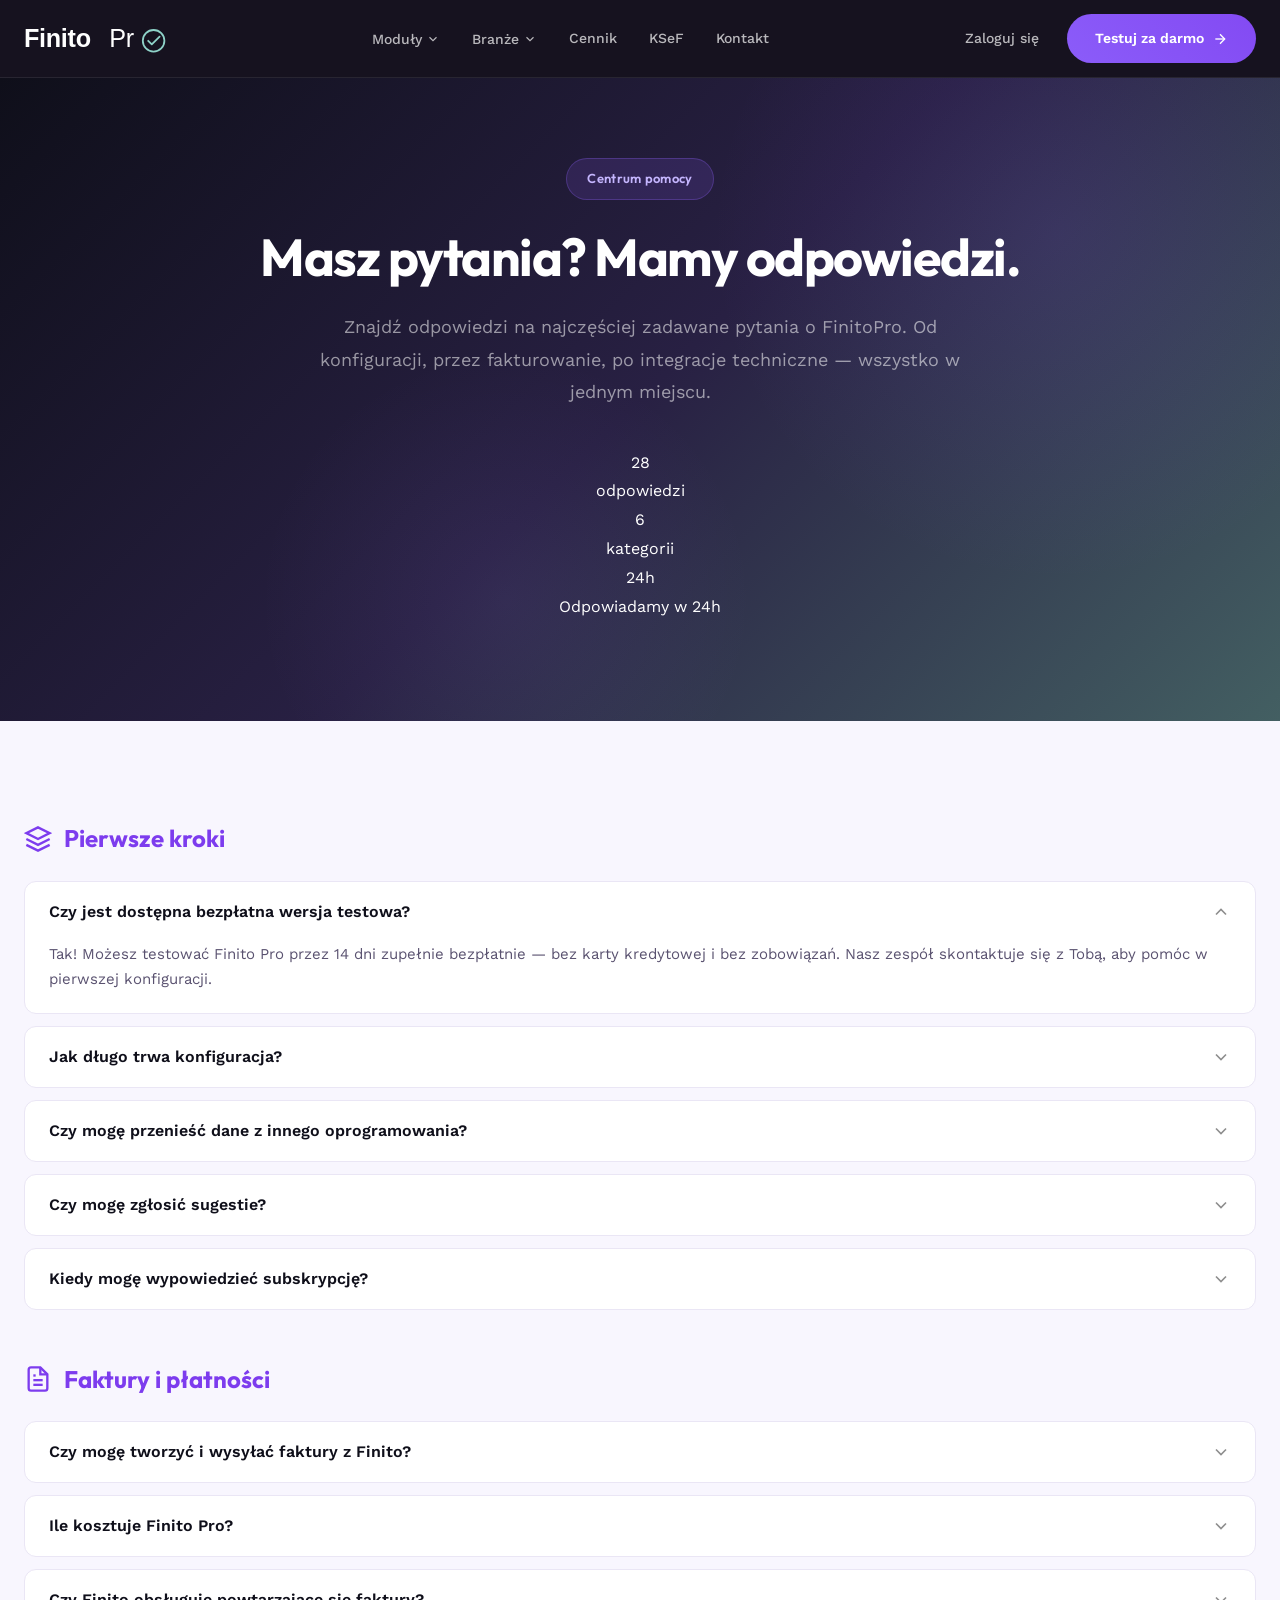
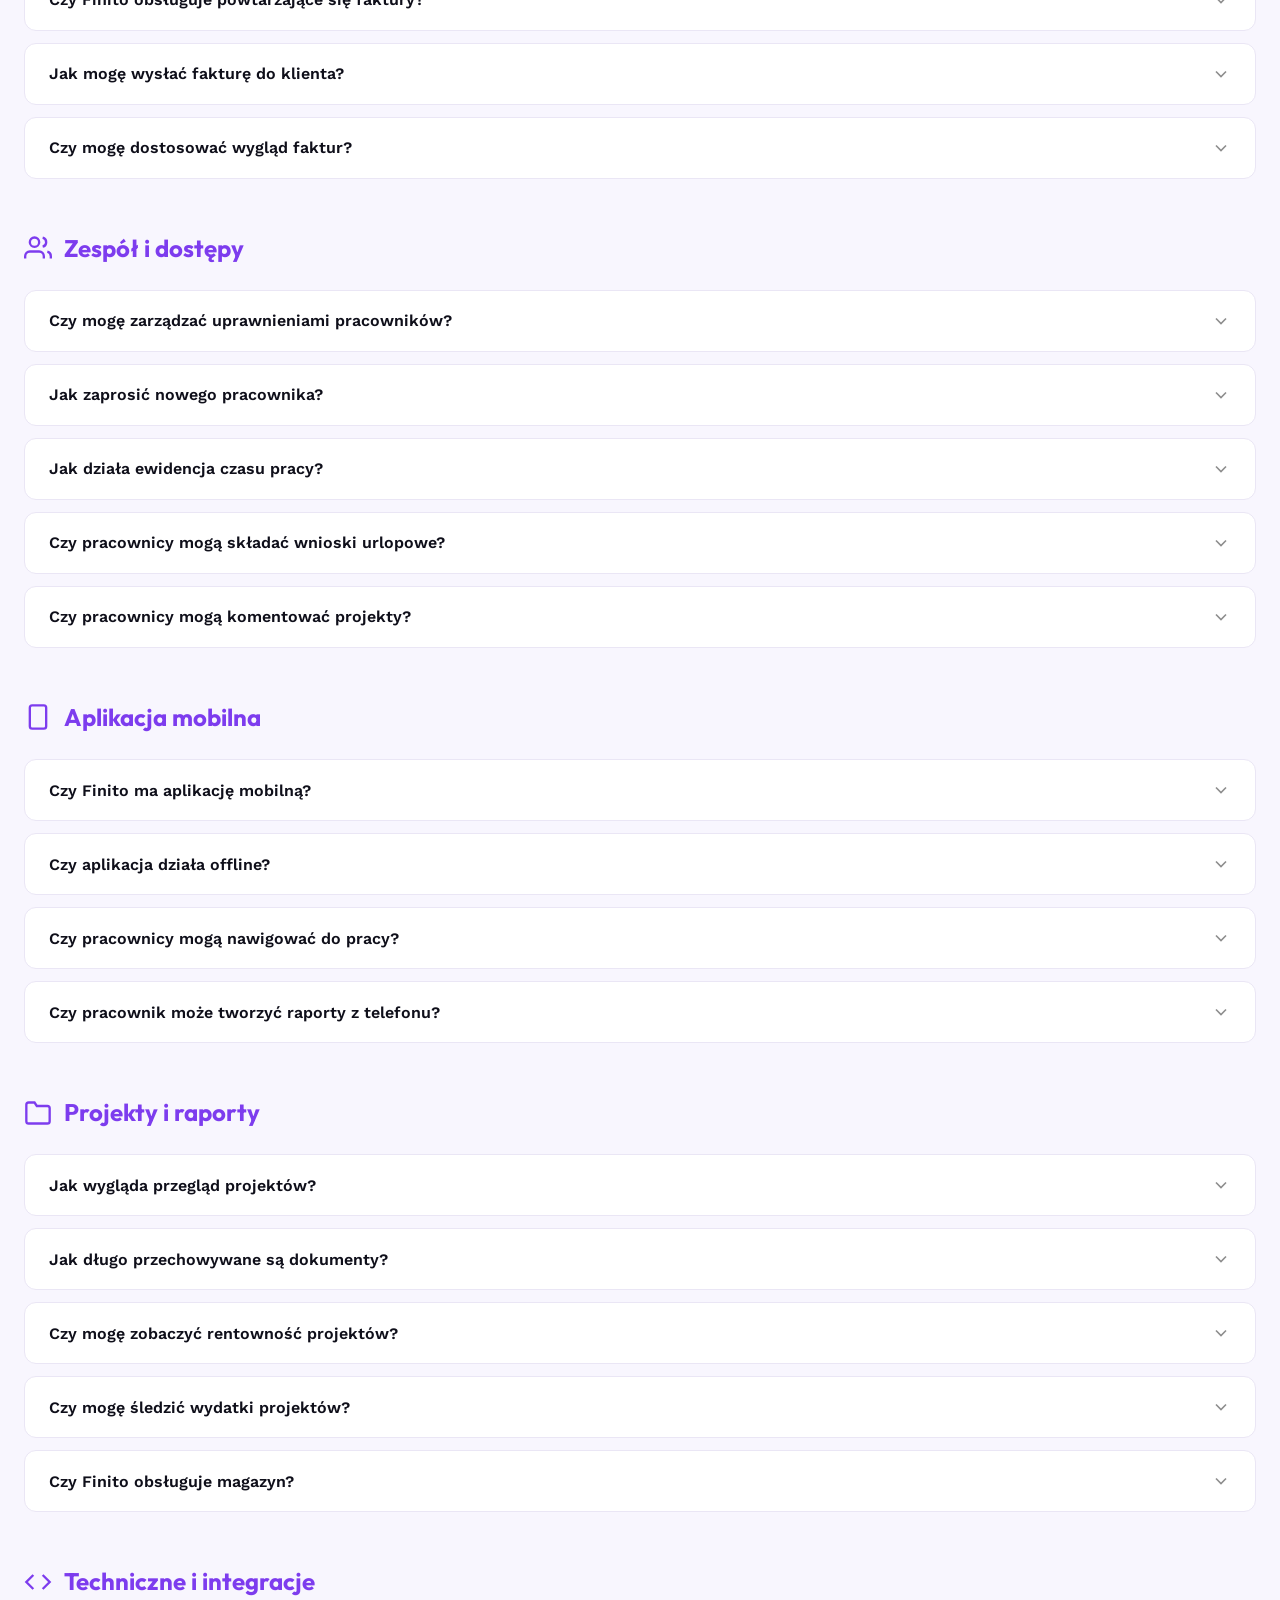
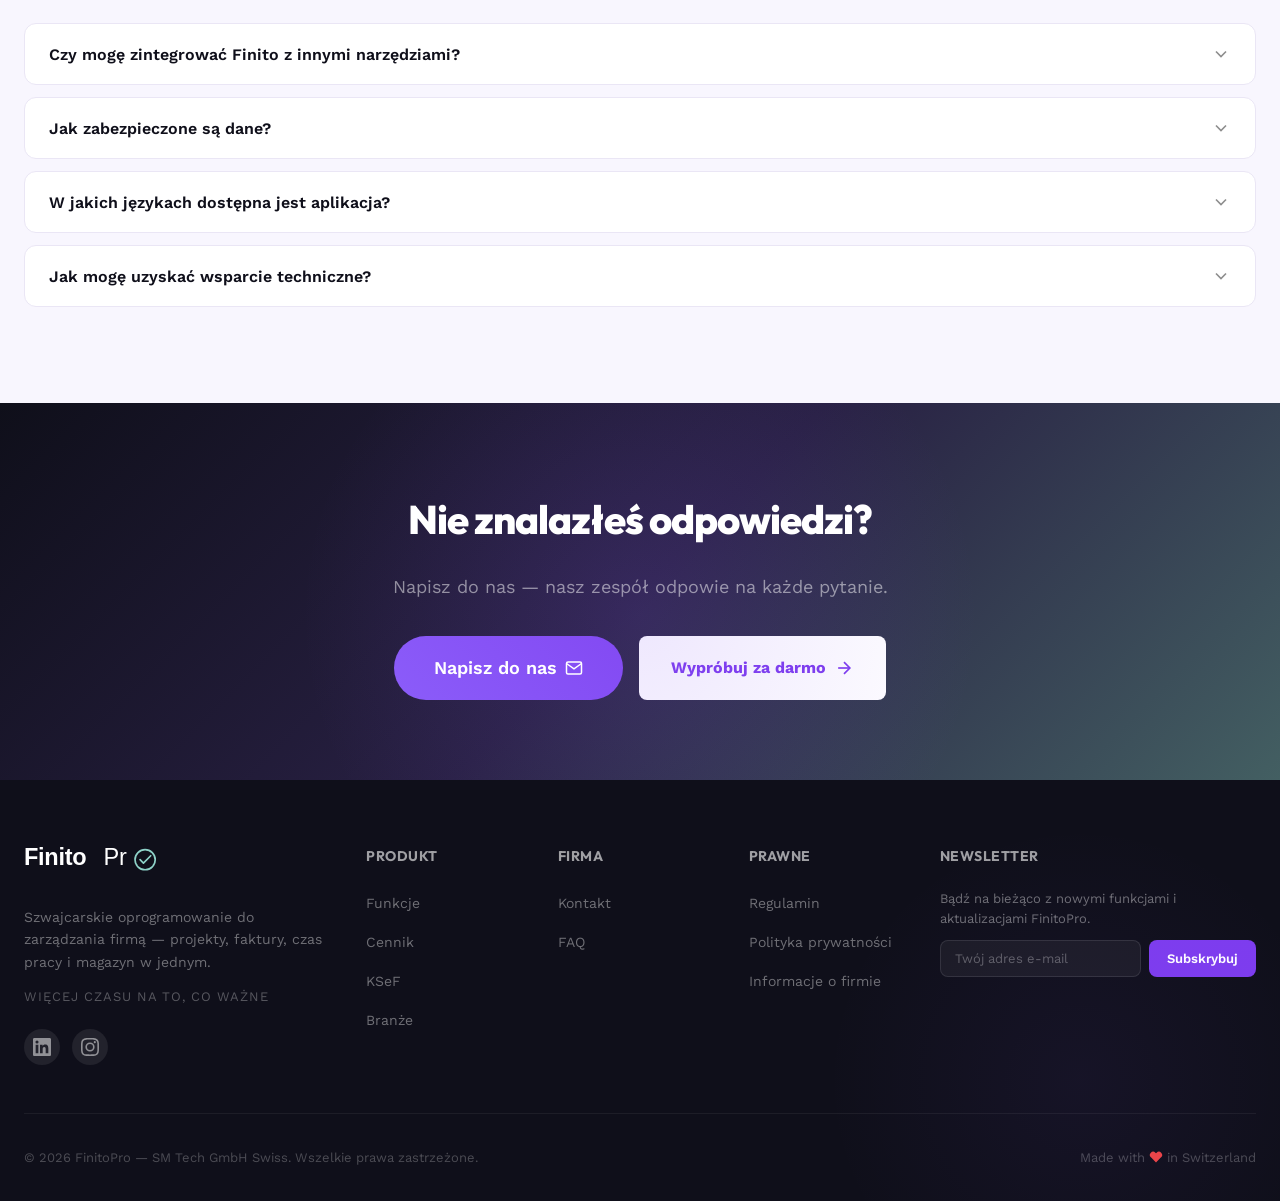
<file: pytania/index.html>
<!DOCTYPE html>
<html lang="pl">
<head>
  <meta charset="UTF-8">
  <meta name="viewport" content="width=device-width, initial-scale=1.0">

  <title>FAQ FinitoPro — Pytania i odpowiedzi o programie do zarządzania firmą</title>

  <meta name="description" content="Odpowiedzi na 28 najczęstszych pytań o FinitoPro. Dowiedz się o cenach, funkcjach, aplikacji mobilnej, integracji z KSeF i wsparciu technicznym.">
  <meta name="keywords" content="FinitoPro FAQ, pytania i odpowiedzi, program do zarządzania firmą, KSeF, fakturowanie, ewidencja czasu pracy, aplikacja mobilna, cennik FinitoPro">

  <link rel="alternate" hreflang="pl" href="https://finitopro.pl/pytania/">
  <link rel="alternate" hreflang="de-CH" href="https://finitopro.ch/">
  <link rel="alternate" hreflang="x-default" href="https://finitopro.pl/pytania/">

  <link rel="canonical" href="https://finitopro.pl/pytania/">

  <meta property="og:type" content="website">
  <meta property="og:title" content="FAQ FinitoPro — 28 pytań i odpowiedzi o programie do zarządzania firmą">
  <meta property="og:description" content="Odpowiedzi na 28 najczęstszych pytań o FinitoPro. Ceny, funkcje, aplikacja mobilna, KSeF i wsparcie techniczne.">
  <meta property="og:url" content="https://finitopro.pl/pytania/">
  <meta property="og:site_name" content="FinitoPro">
  <meta property="og:locale" content="pl_PL">

  <meta name="twitter:card" content="summary_large_image">
  <meta name="twitter:title" content="FAQ FinitoPro — 28 pytań i odpowiedzi o programie do zarządzania firmą">
  <meta name="twitter:description" content="Odpowiedzi na 28 najczęstszych pytań o FinitoPro. Ceny, funkcje, aplikacja mobilna, KSeF i wsparcie techniczne.">

  <link rel="icon" type="image/svg+xml" href="/images/favicon.svg">

  <link rel="preconnect" href="https://fonts.googleapis.com">
  <link rel="preconnect" href="https://fonts.gstatic.com" crossorigin>
  <link href="https://fonts.googleapis.com/css2?family=Outfit:wght@300;400;500;600;700;800&family=Work+Sans:wght@400;500&display=swap" rel="stylesheet">

  <link rel="stylesheet" href="../css/style.css">

  <script type="application/ld+json">
  {
    "@context": "https://schema.org",
    "@type": "FAQPage",
    "mainEntity": [
      {
        "@type": "Question",
        "name": "Czy jest dostępna bezpłatna wersja testowa?",
        "acceptedAnswer": {
          "@type": "Answer",
          "text": "Tak! Możesz testować Finito Pro przez 14 dni zupełnie bezpłatnie — bez karty kredytowej i bez zobowiązań. Nasz zespół skontaktuje się z Tobą, aby pomóc w pierwszej konfiguracji."
        }
      },
      {
        "@type": "Question",
        "name": "Jak długo trwa konfiguracja?",
        "acceptedAnswer": {
          "@type": "Answer",
          "text": "Większość firm jest gotowa do pracy w ciągu jednego dnia. Wystarczy założyć konto, wprowadzić dane firmy, dodać usługi i pracowników. Nasz zespół oferuje bezpłatną sesję onboardingową (~30 min)."
        }
      },
      {
        "@type": "Question",
        "name": "Czy mogę przenieść dane z innego oprogramowania?",
        "acceptedAnswer": {
          "@type": "Answer",
          "text": "Tak, wspieramy import danych z CSV i Excel — klientów, usługi, produkty ze stanów magazynowych. Nasz zespół pomoże Ci w migracji danych bezpłatnie."
        }
      },
      {
        "@type": "Question",
        "name": "Czy mogę zgłosić sugestie?",
        "acceptedAnswer": {
          "@type": "Answer",
          "text": "Oczywiście! Finito rozwija się razem z użytkownikami. Możesz zgłaszać sugestie przez formularz feedbacku w aplikacji lub pisząc na kontakt@finitopro.pl."
        }
      },
      {
        "@type": "Question",
        "name": "Kiedy mogę wypowiedzieć subskrypcję?",
        "acceptedAnswer": {
          "@type": "Answer",
          "text": "Możesz wypowiedzieć subskrypcję w dowolnym momencie — bez okresu wypowiedzenia i ukrytych opłat. Twoje dane pozostają dostępne jeszcze przez 30 dni."
        }
      },
      {
        "@type": "Question",
        "name": "Czy mogę tworzyć i wysyłać faktury z Finito?",
        "acceptedAnswer": {
          "@type": "Answer",
          "text": "Tak! Możesz tworzyć faktury ręcznie lub automatycznie po zakończeniu projektu, wysyłać je emailem w PDF i śledzić status płatności."
        }
      },
      {
        "@type": "Question",
        "name": "Ile kosztuje Finito Pro?",
        "acceptedAnswer": {
          "@type": "Answer",
          "text": "100 PLN / użytkownik / miesiąc (rozliczenie miesięczne). Płatności przez Stripe — karta kredytowa lub debetowa. Brak ukrytych opłat."
        }
      },
      {
        "@type": "Question",
        "name": "Czy Finito obsługuje powtarzające się faktury?",
        "acceptedAnswer": {
          "@type": "Answer",
          "text": "Tak! Możesz ustawić automatyczne cykliczne faktury (miesięczne, kwartalne, roczne) i śledzić aktywne umowy."
        }
      },
      {
        "@type": "Question",
        "name": "Jak mogę wysłać fakturę do klienta?",
        "acceptedAnswer": {
          "@type": "Answer",
          "text": "Emailem jako PDF, link do podglądu online, lub pobrać PDF i wysłać własnym kanałem."
        }
      },
      {
        "@type": "Question",
        "name": "Czy mogę dostosować wygląd faktur?",
        "acceptedAnswer": {
          "@type": "Answer",
          "text": "Tak! Możesz dodać logo, wybrać kolor szablonu, ustawić własne teksty i format numeracji."
        }
      },
      {
        "@type": "Question",
        "name": "Czy mogę zarządzać uprawnieniami pracowników?",
        "acceptedAnswer": {
          "@type": "Answer",
          "text": "Tak! Dostęp do ofert, faktur, klientów, projektów — każdą sekcję włączysz lub wyłączysz osobno. Tryb \"tylko pracownik\" ogranicza widok."
        }
      },
      {
        "@type": "Question",
        "name": "Jak zaprosić nowego pracownika?",
        "acceptedAnswer": {
          "@type": "Answer",
          "text": "Przejdź do \"Moi użytkownicy\" i kliknij \"Zaproś użytkownika\". Podajesz email — pracownik ustawi hasło sam. Zajmuje to minutę."
        }
      },
      {
        "@type": "Question",
        "name": "Jak działa ewidencja czasu pracy?",
        "acceptedAnswer": {
          "@type": "Answer",
          "text": "Każdy pracownik rejestruje czas przez aplikację mobilną lub przeglądarkę. Administrator widzi tygodniowy i miesięczny raport. Dane eksportowalne do Excela."
        }
      },
      {
        "@type": "Question",
        "name": "Czy pracownicy mogą składać wnioski urlopowe?",
        "acceptedAnswer": {
          "@type": "Answer",
          "text": "Tak! Z aplikacji mobilnej. Wniosek trafia do administratora do zatwierdzenia. Urlopy automatycznie w kalendarzu."
        }
      },
      {
        "@type": "Question",
        "name": "Czy pracownicy mogą komentować projekty?",
        "acceptedAnswer": {
          "@type": "Answer",
          "text": "Tak, sekcja komentarzy przy projektach i zadaniach. Komunikacja bez rozproszonych wiadomości."
        }
      },
      {
        "@type": "Question",
        "name": "Czy Finito ma aplikację mobilną?",
        "acceptedAnswer": {
          "@type": "Answer",
          "text": "Tak! Bezpłatna na iOS i Android, w cenie każdego planu. Zoptymalizowana pod pracę w terenie."
        }
      },
      {
        "@type": "Question",
        "name": "Czy aplikacja działa offline?",
        "acceptedAnswer": {
          "@type": "Answer",
          "text": "Wymaga internetu, ale podstawowe dane są cachowane lokalnie. Zmiany synchronizują się po przywróceniu połączenia."
        }
      },
      {
        "@type": "Question",
        "name": "Czy pracownicy mogą nawigować do pracy?",
        "acceptedAnswer": {
          "@type": "Answer",
          "text": "Tak! Kliknięcie adresu projektu otwiera Google Maps z gotową trasą."
        }
      },
      {
        "@type": "Question",
        "name": "Czy pracownik może tworzyć raporty z telefonu?",
        "acceptedAnswer": {
          "@type": "Answer",
          "text": "Tak! Opis zadań, zdjęcia, komentarze — raporty widoczne natychmiast w panelu."
        }
      },
      {
        "@type": "Question",
        "name": "Jak wygląda przegląd projektów?",
        "acceptedAnswer": {
          "@type": "Answer",
          "text": "Pełny przegląd aktywnych, zakończonych i archiwalnych z filtrowaniem po statusie, kliencie, dacie i lokalizacji. Dashboard ze wskaźnikami finansowymi."
        }
      },
      {
        "@type": "Question",
        "name": "Jak długo przechowywane są dokumenty?",
        "acceptedAnswer": {
          "@type": "Answer",
          "text": "25 lat — zaszyfrowane, na bezpiecznych serwerach w Europie (RODO-compliant)."
        }
      },
      {
        "@type": "Question",
        "name": "Czy mogę zobaczyć rentowność projektów?",
        "acceptedAnswer": {
          "@type": "Answer",
          "text": "Tak! Zestawienie przychodów vs wydatków. Dashboard finansowy z wykresem."
        }
      },
      {
        "@type": "Question",
        "name": "Czy mogę śledzić wydatki projektów?",
        "acceptedAnswer": {
          "@type": "Answer",
          "text": "Tak! Moduł Wydatki z podziałem na kategorie i projekty. Filtrowanie po statusie płatności."
        }
      },
      {
        "@type": "Question",
        "name": "Czy Finito obsługuje magazyn?",
        "acceptedAnswer": {
          "@type": "Answer",
          "text": "Tak! Śledzenie stanów, kody EAN, zdjęcia, linki do dostawców. Idealne dla firm z materiałami w terenie."
        }
      },
      {
        "@type": "Question",
        "name": "Czy mogę zintegrować Finito z innymi narzędziami?",
        "acceptedAnswer": {
          "@type": "Answer",
          "text": "Tak! API umożliwia integrację z programami księgowymi, ERP, CRM."
        }
      },
      {
        "@type": "Question",
        "name": "Jak zabezpieczone są dane?",
        "acceptedAnswer": {
          "@type": "Answer",
          "text": "Szyfrowanie SSL/TLS, serwery w Europie (RODO), regularne kopie zapasowe, uwierzytelnianie dwuskładnikowe (2FA)."
        }
      },
      {
        "@type": "Question",
        "name": "W jakich językach dostępna jest aplikacja?",
        "acceptedAnswer": {
          "@type": "Answer",
          "text": "9 języków: polski, niemiecki, angielski, francuski, włoski, hiszpański, portugalski, serbski, albański."
        }
      },
      {
        "@type": "Question",
        "name": "Jak mogę uzyskać wsparcie techniczne?",
        "acceptedAnswer": {
          "@type": "Answer",
          "text": "Email, czat w aplikacji. kontakt@finitopro.pl — odpowiedź w ciągu 24h."
        }
      }
    ]
  }
  </script>
</head>
<body>

<!-- Navigation -->
<nav class="navbar" id="navbar">
  <div class="nav-container">
    <a href="/" class="nav-logo" aria-label="FinitoPro - strona główna">
      <img src="/images/logo.svg" alt="FinitoPro" height="30">
    </a>

    <ul class="nav-links" id="navLinks">
      <!-- Moduły Dropdown -->
      <li class="nav-dropdown-trigger">
        <button class="nav-dropdown-btn">
          Moduły
          <svg viewBox="0 0 24 24" fill="none" stroke="currentColor" stroke-width="2"><path d="M6 9l6 6 6-6"/></svg>
        </button>
        <div class="mega-dropdown">
          <div class="mega-dropdown-grid cols-4">
            <a href="/funkcje/" class="mega-dropdown-item">
              <svg viewBox="0 0 24 24" fill="none" stroke="currentColor" stroke-width="1.5"><rect x="3" y="3" width="7" height="7" rx="1"/><rect x="14" y="3" width="7" height="7" rx="1"/><rect x="3" y="14" width="7" height="7" rx="1"/><rect x="14" y="14" width="7" height="7" rx="1"/></svg>
              Dashboard
            </a>
            <a href="/funkcje/" class="mega-dropdown-item">
              <svg viewBox="0 0 24 24" fill="none" stroke="currentColor" stroke-width="1.5"><rect x="3" y="3" width="18" height="18" rx="2"/><path d="M3 9h18"/><path d="M9 21V9"/></svg>
              Projekty
            </a>
            <a href="/funkcje/" class="mega-dropdown-item">
              <svg viewBox="0 0 24 24" fill="none" stroke="currentColor" stroke-width="1.5"><rect x="2" y="5" width="20" height="14" rx="2"/><path d="M2 10h20"/></svg>
              Faktury
            </a>
            <a href="/funkcje/" class="mega-dropdown-item">
              <svg viewBox="0 0 24 24" fill="none" stroke="currentColor" stroke-width="1.5"><path d="M14 2H6a2 2 0 00-2 2v16a2 2 0 002 2h12a2 2 0 002-2V8z"/><path d="M14 2v6h6"/></svg>
              Oferty
            </a>
            <a href="/funkcje/" class="mega-dropdown-item">
              <svg viewBox="0 0 24 24" fill="none" stroke="currentColor" stroke-width="1.5"><circle cx="12" cy="12" r="10"/><path d="M12 6v6l4 2"/></svg>
              Czas pracy
            </a>
            <a href="/funkcje/" class="mega-dropdown-item">
              <svg viewBox="0 0 24 24" fill="none" stroke="currentColor" stroke-width="1.5"><path d="M17 21v-2a4 4 0 00-4-4H5a4 4 0 00-4 4v2"/><circle cx="9" cy="7" r="4"/><path d="M23 21v-2a4 4 0 00-3-3.87"/><path d="M16 3.13a4 4 0 010 7.75"/></svg>
              CRM
            </a>
            <a href="/funkcje/" class="mega-dropdown-item">
              <svg viewBox="0 0 24 24" fill="none" stroke="currentColor" stroke-width="1.5"><rect x="3" y="4" width="18" height="18" rx="2"/><path d="M16 2v4"/><path d="M8 2v4"/><path d="M3 10h18"/></svg>
              Urlopy
            </a>
            <a href="/funkcje/" class="mega-dropdown-item">
              <svg viewBox="0 0 24 24" fill="none" stroke="currentColor" stroke-width="1.5"><path d="M23 19a2 2 0 01-2 2H3a2 2 0 01-2-2V8a2 2 0 012-2h4l2-3h6l2 3h4a2 2 0 012 2z"/><circle cx="12" cy="13" r="4"/></svg>
              Dokumentacja foto
            </a>
            <a href="/funkcje/" class="mega-dropdown-item">
              <svg viewBox="0 0 24 24" fill="none" stroke="currentColor" stroke-width="1.5"><path d="M21 16V8a2 2 0 00-1-1.73l-7-4a2 2 0 00-2 0l-7 4A2 2 0 003 8v8a2 2 0 001 1.73l7 4a2 2 0 002 0l7-4A2 2 0 0021 16z"/></svg>
              Magazyn
            </a>
            <a href="/funkcje/" class="mega-dropdown-item">
              <svg viewBox="0 0 24 24" fill="none" stroke="currentColor" stroke-width="1.5"><line x1="12" y1="1" x2="12" y2="23"/><path d="M17 5H9.5a3.5 3.5 0 000 7h5a3.5 3.5 0 010 7H6"/></svg>
              Wydatki
            </a>
            <a href="/funkcje/" class="mega-dropdown-item">
              <svg viewBox="0 0 24 24" fill="none" stroke="currentColor" stroke-width="1.5"><rect x="5" y="2" width="14" height="20" rx="2"/><line x1="12" y1="18" x2="12" y2="18.01"/></svg>
              Aplikacja mobilna
            </a>
            <a href="/funkcje/" class="mega-dropdown-item">
              <svg viewBox="0 0 24 24" fill="none" stroke="currentColor" stroke-width="1.5"><path d="M16 21v-2a4 4 0 00-4-4H5a4 4 0 00-4 4v2"/><circle cx="8.5" cy="7" r="4"/><path d="M20 8v6"/><path d="M23 11h-6"/></svg>
              Portal klienta
            </a>
            <a href="/funkcje/" class="mega-dropdown-item">
              <svg viewBox="0 0 24 24" fill="none" stroke="currentColor" stroke-width="1.5"><path d="M21 12a9 9 0 01-9 9m9-9a9 9 0 00-9-9m9 9H3m9 9a9 9 0 01-9-9m9 9c1.66 0 3-4.03 3-9s-1.34-9-3-9m0 18c-1.66 0-3-4.03-3-9s1.34-9 3-9"/></svg>
              Usługi serwisowe
            </a>
          </div>
          <div class="mega-dropdown-footer">
            <a href="/funkcje/">
              Wszystkie moduły
              <svg viewBox="0 0 24 24" fill="none" stroke="currentColor" stroke-width="2"><path d="M5 12h14"/><path d="M12 5l7 7-7 7"/></svg>
            </a>
          </div>
        </div>
      </li>

      <!-- Branże Dropdown -->
      <li class="nav-dropdown-trigger">
        <button class="nav-dropdown-btn">
          Branże
          <svg viewBox="0 0 24 24" fill="none" stroke="currentColor" stroke-width="2"><path d="M6 9l6 6 6-6"/></svg>
        </button>
        <div class="mega-dropdown">
          <div class="mega-dropdown-grid cols-5">
            <a href="/#branze" class="mega-dropdown-item">
              <svg viewBox="0 0 24 24" fill="none" stroke="currentColor" stroke-width="1.5"><path d="M2 20h20"/><path d="M5 20V8l7-5 7 5v12"/><path d="M9 20v-5h6v5"/></svg>
              Budownictwo
            </a>
            <a href="/#branze" class="mega-dropdown-item">
              <svg viewBox="0 0 24 24" fill="none" stroke="currentColor" stroke-width="1.5"><path d="M20 14.66V20a2 2 0 01-2 2H4a2 2 0 01-2-2V6a2 2 0 012-2h5.34"/><polygon points="18 2 22 6 12 16 8 16 8 12 18 2"/></svg>
              Malarstwo
            </a>
            <a href="/#branze" class="mega-dropdown-item">
              <svg viewBox="0 0 24 24" fill="none" stroke="currentColor" stroke-width="1.5"><path d="M13 2L3 14h9l-1 8 10-12h-9l1-8z"/></svg>
              Elektryka
            </a>
            <a href="/#branze" class="mega-dropdown-item">
              <svg viewBox="0 0 24 24" fill="none" stroke="currentColor" stroke-width="1.5"><path d="M12 2v6m0 12v2M4.93 4.93l4.24 4.24m5.66 5.66l4.24 4.24M2 12h6m8 0h6M4.93 19.07l4.24-4.24m5.66-5.66l4.24-4.24"/></svg>
              Hydraulika
            </a>
            <a href="/#branze" class="mega-dropdown-item">
              <svg viewBox="0 0 24 24" fill="none" stroke="currentColor" stroke-width="1.5"><path d="M3 9l9-7 9 7v11a2 2 0 01-2 2H5a2 2 0 01-2-2z"/><path d="M9 22V12h6v10"/></svg>
              Dekarstwo
            </a>
            <a href="/#branze" class="mega-dropdown-item">
              <svg viewBox="0 0 24 24" fill="none" stroke="currentColor" stroke-width="1.5"><path d="M12 22c-4.97 0-9-2.24-9-5v-4c0-2.76 4.03-5 9-5s9 2.24 9 5v4c0 2.76-4.03 5-9 5z"/><path d="M12 8V2"/><path d="M8 6l4-4 4 4"/></svg>
              Ogrodnictwo
            </a>
            <a href="/#branze" class="mega-dropdown-item">
              <svg viewBox="0 0 24 24" fill="none" stroke="currentColor" stroke-width="1.5"><rect x="2" y="7" width="20" height="14" rx="2"/><path d="M16 7V5a2 2 0 00-2-2h-4a2 2 0 00-2 2v2"/></svg>
              Stolarstwo
            </a>
            <a href="/#branze" class="mega-dropdown-item">
              <svg viewBox="0 0 24 24" fill="none" stroke="currentColor" stroke-width="1.5"><rect x="1" y="3" width="15" height="13" rx="2"/><path d="M16 8h4a2 2 0 012 2v6a2 2 0 01-2 2h-4"/><circle cx="5.5" cy="18" r="2.5"/><circle cx="18.5" cy="18" r="2.5"/></svg>
              Przeprowadzki
            </a>
            <a href="/#branze" class="mega-dropdown-item">
              <svg viewBox="0 0 24 24" fill="none" stroke="currentColor" stroke-width="1.5"><path d="M14.7 6.3a1 1 0 000 1.4l1.6 1.6a1 1 0 001.4 0l3.77-3.77a6 6 0 01-7.94 7.94l-6.91 6.91a2.12 2.12 0 01-3-3l6.91-6.91a6 6 0 017.94-7.94l-3.76 3.76z"/></svg>
              Facility Service
            </a>
            <a href="/#branze" class="mega-dropdown-item">
              <svg viewBox="0 0 24 24" fill="none" stroke="currentColor" stroke-width="1.5"><circle cx="12" cy="12" r="3"/><path d="M19.4 15a1.65 1.65 0 00.33 1.82l.06.06a2 2 0 01-2.83 2.83l-.06-.06a1.65 1.65 0 00-1.82-.33 1.65 1.65 0 00-1 1.51V21a2 2 0 01-4 0v-.09A1.65 1.65 0 009 19.4a1.65 1.65 0 00-1.82.33l-.06.06a2 2 0 01-2.83-2.83l.06-.06A1.65 1.65 0 004.68 15a1.65 1.65 0 00-1.51-1H3a2 2 0 010-4h.09A1.65 1.65 0 004.6 9a1.65 1.65 0 00-.33-1.82l-.06-.06a2 2 0 012.83-2.83l.06.06A1.65 1.65 0 009 4.68a1.65 1.65 0 001-1.51V3a2 2 0 014 0v.09a1.65 1.65 0 001 1.51 1.65 1.65 0 001.82-.33l.06-.06a2 2 0 012.83 2.83l-.06.06A1.65 1.65 0 0019.4 9a1.65 1.65 0 001.51 1H21a2 2 0 010 4h-.09a1.65 1.65 0 00-1.51 1z"/></svg>
              Produkcja
            </a>
            <a href="/#branze" class="mega-dropdown-item">
              <svg viewBox="0 0 24 24" fill="none" stroke="currentColor" stroke-width="1.5"><path d="M6 2L3 6v14a2 2 0 002 2h14a2 2 0 002-2V6l-3-4z"/><line x1="3" y1="6" x2="21" y2="6"/><path d="M16 10a4 4 0 01-8 0"/></svg>
              Handel
            </a>
            <a href="/#branze" class="mega-dropdown-item">
              <svg viewBox="0 0 24 24" fill="none" stroke="currentColor" stroke-width="1.5"><polyline points="16 18 22 12 16 6"/><polyline points="8 6 2 12 8 18"/></svg>
              IT i agencje
            </a>
          </div>
        </div>
      </li>

      <li><a href="/cennik/">Cennik</a></li>
      <li><a href="/ksef/">KSeF</a></li>
      <li><a href="/kontakt/">Kontakt</a></li>

      <!-- Mobile-only actions (shown inside hamburger menu) -->
      <li class="nav-mobile-actions" style="display:none;">
        <a href="https://app.finitopro.ch/login" class="nav-login">Zaloguj się</a>
        <a href="https://app.finitopro.ch/register" class="nav-cta">Testuj za darmo</a>
      </li>
    </ul>

    <!-- Desktop actions -->
    <div class="nav-actions">
      <a href="https://app.finitopro.ch/login" class="nav-login">Zaloguj się</a>
      <a href="https://app.finitopro.ch/register" class="nav-cta">
        Testuj za darmo
        <svg viewBox="0 0 24 24" fill="none" stroke="currentColor" stroke-width="2"><path d="M5 12h14"/><path d="M12 5l7 7-7 7"/></svg>
      </a>
    </div>

    <button class="nav-toggle" id="navToggle" aria-label="Otwórz menu nawigacji" aria-expanded="false">
      <svg viewBox="0 0 24 24" fill="none" stroke="currentColor" stroke-width="2"><path d="M3 12h18M3 6h18M3 18h18"/></svg>
    </button>
  </div>
</nav>

<!-- Hero Section -->
<header class="hero">
  <div class="container hero-content" style="grid-template-columns: 1fr; text-align: center;">
    <div class="hero-text" style="padding-right: 0; text-align: center;">
      <div class="hero-badge">Centrum pomocy</div>

      <h1>Masz pytania? <span class="highlight">Mamy odpowiedzi.</span></h1>

      <p class="hero-subtitle">Znajdź odpowiedzi na najczęściej zadawane pytania o FinitoPro. Od konfiguracji, przez fakturowanie, po integracje techniczne — wszystko w jednym miejscu.</p>

      <div class="hero-stats" style="justify-content: center;">
        <div class="hero-stat">
          <div class="hero-stat-value">28</div>
          <div class="hero-stat-label">odpowiedzi</div>
        </div>
        <div class="hero-stat">
          <div class="hero-stat-value">6</div>
          <div class="hero-stat-label">kategorii</div>
        </div>
        <div class="hero-stat">
          <div class="hero-stat-value">24h</div>
          <div class="hero-stat-label">Odpowiadamy w 24h</div>
        </div>
      </div>
    </div>
  </div>
</header>

<!-- FAQ Section -->
<section class="section" id="faq" style="background: var(--primary-bg-light);">
  <div class="container">

    <!-- Pierwsze kroki -->
    <h3 style="font-size: 24px; font-weight: 700; color: var(--primary); margin-bottom: 20px; margin-top: 16px; display: flex; align-items: center; gap: 12px;">
      <svg width="28" height="28" viewBox="0 0 24 24" fill="none" stroke="currentColor" stroke-width="2" style="color: var(--primary);"><path d="M12 2L2 7l10 5 10-5-10-5z"/><path d="M2 17l10 5 10-5"/><path d="M2 12l10 5 10-5"/></svg>
      Pierwsze kroki
    </h3>
    <div class="faq-list" style="max-width: 100%; margin-bottom: 48px;">

      <div class="faq-item active">
        <button class="faq-question" aria-expanded="true">
          Czy jest dostępna bezpłatna wersja testowa?
          <svg viewBox="0 0 24 24" fill="none" stroke="currentColor" stroke-width="2"><path d="M6 9l6 6 6-6"/></svg>
        </button>
        <div class="faq-answer">
          Tak! Możesz testować Finito Pro przez 14 dni zupełnie bezpłatnie — bez karty kredytowej i bez zobowiązań. Nasz zespół skontaktuje się z Tobą, aby pomóc w pierwszej konfiguracji.
        </div>
      </div>

      <div class="faq-item">
        <button class="faq-question" aria-expanded="false">
          Jak długo trwa konfiguracja?
          <svg viewBox="0 0 24 24" fill="none" stroke="currentColor" stroke-width="2"><path d="M6 9l6 6 6-6"/></svg>
        </button>
        <div class="faq-answer">
          Większość firm jest gotowa do pracy w ciągu jednego dnia. Wystarczy założyć konto, wprowadzić dane firmy, dodać usługi i pracowników. Nasz zespół oferuje bezpłatną sesję onboardingową (~30 min).
        </div>
      </div>

      <div class="faq-item">
        <button class="faq-question" aria-expanded="false">
          Czy mogę przenieść dane z innego oprogramowania?
          <svg viewBox="0 0 24 24" fill="none" stroke="currentColor" stroke-width="2"><path d="M6 9l6 6 6-6"/></svg>
        </button>
        <div class="faq-answer">
          Tak, wspieramy import danych z CSV i Excel — klientów, usługi, produkty ze stanów magazynowych. Nasz zespół pomoże Ci w migracji danych bezpłatnie.
        </div>
      </div>

      <div class="faq-item">
        <button class="faq-question" aria-expanded="false">
          Czy mogę zgłosić sugestie?
          <svg viewBox="0 0 24 24" fill="none" stroke="currentColor" stroke-width="2"><path d="M6 9l6 6 6-6"/></svg>
        </button>
        <div class="faq-answer">
          Oczywiście! Finito rozwija się razem z użytkownikami. Możesz zgłaszać sugestie przez formularz feedbacku w aplikacji lub pisząc na <a href="mailto:kontakt@finitopro.pl" style="color: var(--primary); font-weight: 600;">kontakt@finitopro.pl</a>.
        </div>
      </div>

      <div class="faq-item">
        <button class="faq-question" aria-expanded="false">
          Kiedy mogę wypowiedzieć subskrypcję?
          <svg viewBox="0 0 24 24" fill="none" stroke="currentColor" stroke-width="2"><path d="M6 9l6 6 6-6"/></svg>
        </button>
        <div class="faq-answer">
          Możesz wypowiedzieć subskrypcję w dowolnym momencie — bez okresu wypowiedzenia i ukrytych opłat. Twoje dane pozostają dostępne jeszcze przez 30 dni. Sprawdź szczegóły na stronie <a href="/cennik/" style="color: var(--primary); font-weight: 600;">Cennik</a>.
        </div>
      </div>

    </div>

    <!-- Faktury i płatności -->
    <h3 style="font-size: 24px; font-weight: 700; color: var(--primary); margin-bottom: 20px; display: flex; align-items: center; gap: 12px;">
      <svg width="28" height="28" viewBox="0 0 24 24" fill="none" stroke="currentColor" stroke-width="2" style="color: var(--primary);"><path d="M14 2H6a2 2 0 0 0-2 2v16a2 2 0 0 0 2 2h12a2 2 0 0 0 2-2V8z"/><polyline points="14 2 14 8 20 8"/><line x1="16" y1="13" x2="8" y2="13"/><line x1="16" y1="17" x2="8" y2="17"/><polyline points="10 9 9 9 8 9"/></svg>
      Faktury i płatności
    </h3>
    <div class="faq-list" style="max-width: 100%; margin-bottom: 48px;">

      <div class="faq-item">
        <button class="faq-question" aria-expanded="false">
          Czy mogę tworzyć i wysyłać faktury z Finito?
          <svg viewBox="0 0 24 24" fill="none" stroke="currentColor" stroke-width="2"><path d="M6 9l6 6 6-6"/></svg>
        </button>
        <div class="faq-answer">
          Tak! Możesz tworzyć faktury ręcznie lub automatycznie po zakończeniu projektu, wysyłać je emailem w PDF i śledzić status płatności. Faktury są w pełni zgodne z <a href="/ksef/" style="color: var(--primary); font-weight: 600;">KSeF</a>. Dowiedz się więcej o <a href="/funkcje/" style="color: var(--primary); font-weight: 600;">wszystkich funkcjach</a>.
        </div>
      </div>

      <div class="faq-item">
        <button class="faq-question" aria-expanded="false">
          Ile kosztuje Finito Pro?
          <svg viewBox="0 0 24 24" fill="none" stroke="currentColor" stroke-width="2"><path d="M6 9l6 6 6-6"/></svg>
        </button>
        <div class="faq-answer">
          100 PLN / użytkownik / miesiąc (rozliczenie miesięczne). Płatności przez Stripe — karta kredytowa lub debetowa. Brak ukrytych opłat. Sprawdź pełne szczegóły na stronie <a href="/cennik/" style="color: var(--primary); font-weight: 600;">Cennik</a>.
        </div>
      </div>

      <div class="faq-item">
        <button class="faq-question" aria-expanded="false">
          Czy Finito obsługuje powtarzające się faktury?
          <svg viewBox="0 0 24 24" fill="none" stroke="currentColor" stroke-width="2"><path d="M6 9l6 6 6-6"/></svg>
        </button>
        <div class="faq-answer">
          Tak! Możesz ustawić automatyczne cykliczne faktury (miesięczne, kwartalne, roczne) i śledzić aktywne umowy.
        </div>
      </div>

      <div class="faq-item">
        <button class="faq-question" aria-expanded="false">
          Jak mogę wysłać fakturę do klienta?
          <svg viewBox="0 0 24 24" fill="none" stroke="currentColor" stroke-width="2"><path d="M6 9l6 6 6-6"/></svg>
        </button>
        <div class="faq-answer">
          Emailem jako PDF, link do podglądu online, lub pobrać PDF i wysłać własnym kanałem.
        </div>
      </div>

      <div class="faq-item">
        <button class="faq-question" aria-expanded="false">
          Czy mogę dostosować wygląd faktur?
          <svg viewBox="0 0 24 24" fill="none" stroke="currentColor" stroke-width="2"><path d="M6 9l6 6 6-6"/></svg>
        </button>
        <div class="faq-answer">
          Tak! Możesz dodać logo, wybrać kolor szablonu, ustawić własne teksty i format numeracji.
        </div>
      </div>

    </div>

    <!-- Zespół i dostępy -->
    <h3 style="font-size: 24px; font-weight: 700; color: var(--primary); margin-bottom: 20px; display: flex; align-items: center; gap: 12px;">
      <svg width="28" height="28" viewBox="0 0 24 24" fill="none" stroke="currentColor" stroke-width="2" style="color: var(--primary);"><path d="M17 21v-2a4 4 0 0 0-4-4H5a4 4 0 0 0-4 4v2"/><circle cx="9" cy="7" r="4"/><path d="M23 21v-2a4 4 0 0 0-3-3.87"/><path d="M16 3.13a4 4 0 0 1 0 7.75"/></svg>
      Zespół i dostępy
    </h3>
    <div class="faq-list" style="max-width: 100%; margin-bottom: 48px;">

      <div class="faq-item">
        <button class="faq-question" aria-expanded="false">
          Czy mogę zarządzać uprawnieniami pracowników?
          <svg viewBox="0 0 24 24" fill="none" stroke="currentColor" stroke-width="2"><path d="M6 9l6 6 6-6"/></svg>
        </button>
        <div class="faq-answer">
          Tak! Dostęp do ofert, faktur, klientów, projektów — każdą sekcję włączysz lub wyłączysz osobno. Tryb "tylko pracownik" ogranicza widok. Więcej o zarządzaniu zespołem na stronie <a href="/funkcje/" style="color: var(--primary); font-weight: 600;">Funkcje</a>.
        </div>
      </div>

      <div class="faq-item">
        <button class="faq-question" aria-expanded="false">
          Jak zaprosić nowego pracownika?
          <svg viewBox="0 0 24 24" fill="none" stroke="currentColor" stroke-width="2"><path d="M6 9l6 6 6-6"/></svg>
        </button>
        <div class="faq-answer">
          Przejdź do "Moi użytkownicy" i kliknij "Zaproś użytkownika". Podajesz email — pracownik ustawi hasło sam. Zajmuje to minutę.
        </div>
      </div>

      <div class="faq-item">
        <button class="faq-question" aria-expanded="false">
          Jak działa ewidencja czasu pracy?
          <svg viewBox="0 0 24 24" fill="none" stroke="currentColor" stroke-width="2"><path d="M6 9l6 6 6-6"/></svg>
        </button>
        <div class="faq-answer">
          Każdy pracownik rejestruje czas przez aplikację mobilną lub przeglądarkę. Administrator widzi tygodniowy i miesięczny raport. Dane eksportowalne do Excela. Sprawdź wszystkie <a href="/funkcje/" style="color: var(--primary); font-weight: 600;">moduły FinitoPro</a>.
        </div>
      </div>

      <div class="faq-item">
        <button class="faq-question" aria-expanded="false">
          Czy pracownicy mogą składać wnioski urlopowe?
          <svg viewBox="0 0 24 24" fill="none" stroke="currentColor" stroke-width="2"><path d="M6 9l6 6 6-6"/></svg>
        </button>
        <div class="faq-answer">
          Tak! Z aplikacji mobilnej. Wniosek trafia do administratora do zatwierdzenia. Urlopy automatycznie w kalendarzu.
        </div>
      </div>

      <div class="faq-item">
        <button class="faq-question" aria-expanded="false">
          Czy pracownicy mogą komentować projekty?
          <svg viewBox="0 0 24 24" fill="none" stroke="currentColor" stroke-width="2"><path d="M6 9l6 6 6-6"/></svg>
        </button>
        <div class="faq-answer">
          Tak, sekcja komentarzy przy projektach i zadaniach. Komunikacja bez rozproszonych wiadomości.
        </div>
      </div>

    </div>

    <!-- Aplikacja mobilna -->
    <h3 style="font-size: 24px; font-weight: 700; color: var(--primary); margin-bottom: 20px; display: flex; align-items: center; gap: 12px;">
      <svg width="28" height="28" viewBox="0 0 24 24" fill="none" stroke="currentColor" stroke-width="2" style="color: var(--primary);"><rect x="5" y="2" width="14" height="20" rx="2" ry="2"/><line x1="12" y1="18" x2="12.01" y2="18"/></svg>
      Aplikacja mobilna
    </h3>
    <div class="faq-list" style="max-width: 100%; margin-bottom: 48px;">

      <div class="faq-item">
        <button class="faq-question" aria-expanded="false">
          Czy Finito ma aplikację mobilną?
          <svg viewBox="0 0 24 24" fill="none" stroke="currentColor" stroke-width="2"><path d="M6 9l6 6 6-6"/></svg>
        </button>
        <div class="faq-answer">
          Tak! Bezpłatna na iOS i Android, w <a href="/cennik/" style="color: var(--primary); font-weight: 600;">cenie każdego planu</a>. Zoptymalizowana pod pracę w terenie.
        </div>
      </div>

      <div class="faq-item">
        <button class="faq-question" aria-expanded="false">
          Czy aplikacja działa offline?
          <svg viewBox="0 0 24 24" fill="none" stroke="currentColor" stroke-width="2"><path d="M6 9l6 6 6-6"/></svg>
        </button>
        <div class="faq-answer">
          Wymaga internetu, ale podstawowe dane są cachowane lokalnie. Zmiany synchronizują się po przywróceniu połączenia.
        </div>
      </div>

      <div class="faq-item">
        <button class="faq-question" aria-expanded="false">
          Czy pracownicy mogą nawigować do pracy?
          <svg viewBox="0 0 24 24" fill="none" stroke="currentColor" stroke-width="2"><path d="M6 9l6 6 6-6"/></svg>
        </button>
        <div class="faq-answer">
          Tak! Kliknięcie adresu projektu otwiera Google Maps z gotową trasą.
        </div>
      </div>

      <div class="faq-item">
        <button class="faq-question" aria-expanded="false">
          Czy pracownik może tworzyć raporty z telefonu?
          <svg viewBox="0 0 24 24" fill="none" stroke="currentColor" stroke-width="2"><path d="M6 9l6 6 6-6"/></svg>
        </button>
        <div class="faq-answer">
          Tak! Opis zadań, zdjęcia, komentarze — raporty widoczne natychmiast w panelu. Dowiedz się więcej o <a href="/funkcje/" style="color: var(--primary); font-weight: 600;">funkcjach raportowania</a>.
        </div>
      </div>

    </div>

    <!-- Projekty i raporty -->
    <h3 style="font-size: 24px; font-weight: 700; color: var(--primary); margin-bottom: 20px; display: flex; align-items: center; gap: 12px;">
      <svg width="28" height="28" viewBox="0 0 24 24" fill="none" stroke="currentColor" stroke-width="2" style="color: var(--primary);"><path d="M22 19a2 2 0 0 1-2 2H4a2 2 0 0 1-2-2V5a2 2 0 0 1 2-2h5l2 3h9a2 2 0 0 1 2 2z"/></svg>
      Projekty i raporty
    </h3>
    <div class="faq-list" style="max-width: 100%; margin-bottom: 48px;">

      <div class="faq-item">
        <button class="faq-question" aria-expanded="false">
          Jak wygląda przegląd projektów?
          <svg viewBox="0 0 24 24" fill="none" stroke="currentColor" stroke-width="2"><path d="M6 9l6 6 6-6"/></svg>
        </button>
        <div class="faq-answer">
          Pełny przegląd aktywnych, zakończonych i archiwalnych z filtrowaniem po statusie, kliencie, dacie i lokalizacji. Dashboard ze wskaźnikami finansowymi. Zobacz pełną listę <a href="/funkcje/" style="color: var(--primary); font-weight: 600;">funkcji</a>.
        </div>
      </div>

      <div class="faq-item">
        <button class="faq-question" aria-expanded="false">
          Jak długo przechowywane są dokumenty?
          <svg viewBox="0 0 24 24" fill="none" stroke="currentColor" stroke-width="2"><path d="M6 9l6 6 6-6"/></svg>
        </button>
        <div class="faq-answer">
          25 lat — zaszyfrowane, na bezpiecznych serwerach w Europie (RODO-compliant).
        </div>
      </div>

      <div class="faq-item">
        <button class="faq-question" aria-expanded="false">
          Czy mogę zobaczyć rentowność projektów?
          <svg viewBox="0 0 24 24" fill="none" stroke="currentColor" stroke-width="2"><path d="M6 9l6 6 6-6"/></svg>
        </button>
        <div class="faq-answer">
          Tak! Zestawienie przychodów vs wydatków. Dashboard finansowy z wykresem.
        </div>
      </div>

      <div class="faq-item">
        <button class="faq-question" aria-expanded="false">
          Czy mogę śledzić wydatki projektów?
          <svg viewBox="0 0 24 24" fill="none" stroke="currentColor" stroke-width="2"><path d="M6 9l6 6 6-6"/></svg>
        </button>
        <div class="faq-answer">
          Tak! Moduł Wydatki z podziałem na kategorie i projekty. Filtrowanie po statusie płatności.
        </div>
      </div>

      <div class="faq-item">
        <button class="faq-question" aria-expanded="false">
          Czy Finito obsługuje magazyn?
          <svg viewBox="0 0 24 24" fill="none" stroke="currentColor" stroke-width="2"><path d="M6 9l6 6 6-6"/></svg>
        </button>
        <div class="faq-answer">
          Tak! Śledzenie stanów, kody EAN, zdjęcia, linki do dostawców. Idealne dla firm z materiałami w terenie. Poznaj wszystkie <a href="/funkcje/" style="color: var(--primary); font-weight: 600;">moduły FinitoPro</a>.
        </div>
      </div>

    </div>

    <!-- Techniczne i integracje -->
    <h3 style="font-size: 24px; font-weight: 700; color: var(--primary); margin-bottom: 20px; display: flex; align-items: center; gap: 12px;">
      <svg width="28" height="28" viewBox="0 0 24 24" fill="none" stroke="currentColor" stroke-width="2" style="color: var(--primary);"><polyline points="16 18 22 12 16 6"/><polyline points="8 6 2 12 8 18"/></svg>
      Techniczne i integracje
    </h3>
    <div class="faq-list" style="max-width: 100%; margin-bottom: 16px;">

      <div class="faq-item">
        <button class="faq-question" aria-expanded="false">
          Czy mogę zintegrować Finito z innymi narzędziami?
          <svg viewBox="0 0 24 24" fill="none" stroke="currentColor" stroke-width="2"><path d="M6 9l6 6 6-6"/></svg>
        </button>
        <div class="faq-answer">
          Tak! API umożliwia integrację z programami księgowymi, ERP, CRM. Finito jest również w pełni gotowe na <a href="/ksef/" style="color: var(--primary); font-weight: 600;">KSeF</a>.
        </div>
      </div>

      <div class="faq-item">
        <button class="faq-question" aria-expanded="false">
          Jak zabezpieczone są dane?
          <svg viewBox="0 0 24 24" fill="none" stroke="currentColor" stroke-width="2"><path d="M6 9l6 6 6-6"/></svg>
        </button>
        <div class="faq-answer">
          Szyfrowanie SSL/TLS, serwery w Europie (RODO), regularne kopie zapasowe, uwierzytelnianie dwuskładnikowe (2FA).
        </div>
      </div>

      <div class="faq-item">
        <button class="faq-question" aria-expanded="false">
          W jakich językach dostępna jest aplikacja?
          <svg viewBox="0 0 24 24" fill="none" stroke="currentColor" stroke-width="2"><path d="M6 9l6 6 6-6"/></svg>
        </button>
        <div class="faq-answer">
          9 języków: polski, niemiecki, angielski, francuski, włoski, hiszpański, portugalski, serbski, albański.
        </div>
      </div>

      <div class="faq-item">
        <button class="faq-question" aria-expanded="false">
          Jak mogę uzyskać wsparcie techniczne?
          <svg viewBox="0 0 24 24" fill="none" stroke="currentColor" stroke-width="2"><path d="M6 9l6 6 6-6"/></svg>
        </button>
        <div class="faq-answer">
          Email, czat w aplikacji. <a href="mailto:kontakt@finitopro.pl" style="color: var(--primary); font-weight: 600;">kontakt@finitopro.pl</a> — odpowiedź w ciągu 24h.
        </div>
      </div>

    </div>

  </div>
</section>

<!-- CTA -->
<section class="cta-section">
  <div class="container">
    <h2>Nie znalazłeś odpowiedzi?</h2>
    <p>Napisz do nas — nasz zespół odpowie na każde pytanie.</p>
    <div style="display: flex; gap: 16px; justify-content: center; flex-wrap: wrap;">
      <a href="mailto:kontakt@finitopro.pl" class="btn btn-primary">
        Napisz do nas
        <svg width="20" height="20" viewBox="0 0 24 24" fill="none" stroke="currentColor" stroke-width="2"><path d="M4 4h16c1.1 0 2 .9 2 2v12c0 1.1-.9 2-2 2H4c-1.1 0-2-.9-2-2V6c0-1.1.9-2 2-2z"/><polyline points="22,6 12,13 2,6"/></svg>
      </a>
      <a href="https://app.finitopro.ch/register" class="btn" style="background: white; color: var(--primary); font-weight: 700;">
        Wypróbuj za darmo
        <svg width="20" height="20" viewBox="0 0 24 24" fill="none" stroke="currentColor" stroke-width="2"><path d="M5 12h14"/><path d="M12 5l7 7-7 7"/></svg>
      </a>
    </div>
  </div>
</section>

<!-- Footer -->
<footer class="footer">
  <div class="container">
    <div class="footer-grid">
      <div class="footer-brand">
        <a href="/" class="footer-logo">
          <img src="/images/logo.svg" alt="FinitoPro" height="28">
        </a>
        <p>Szwajcarskie oprogramowanie do zarządzania firmą — projekty, faktury, czas pracy i magazyn w jednym.</p>
        <div class="footer-tagline">Więcej czasu na to, co ważne</div>
        <div class="footer-social">
          <a href="https://www.linkedin.com/company/finitopro" aria-label="LinkedIn" target="_blank" rel="noopener">
            <svg viewBox="0 0 24 24" fill="currentColor"><path d="M20.447 20.452h-3.554v-5.569c0-1.328-.027-3.037-1.852-3.037-1.853 0-2.136 1.445-2.136 2.939v5.667H9.351V9h3.414v1.561h.046c.477-.9 1.637-1.85 3.37-1.85 3.601 0 4.267 2.37 4.267 5.455v6.286zM5.337 7.433a2.062 2.062 0 01-2.063-2.065 2.064 2.064 0 112.063 2.065zm1.782 13.019H3.555V9h3.564v11.452zM22.225 0H1.771C.792 0 0 .774 0 1.729v20.542C0 23.227.792 24 1.771 24h20.451C23.2 24 24 23.227 24 22.271V1.729C24 .774 23.2 0 22.222 0h.003z"/></svg>
          </a>
          <a href="https://www.instagram.com/finitopro" aria-label="Instagram" target="_blank" rel="noopener">
            <svg viewBox="0 0 24 24" fill="currentColor"><path d="M12 2.163c3.204 0 3.584.012 4.85.07 3.252.148 4.771 1.691 4.919 4.919.058 1.265.069 1.645.069 4.849 0 3.205-.012 3.584-.069 4.849-.149 3.225-1.664 4.771-4.919 4.919-1.266.058-1.644.07-4.85.07-3.204 0-3.584-.012-4.849-.07-3.26-.149-4.771-1.699-4.919-4.92-.058-1.265-.07-1.644-.07-4.849 0-3.204.013-3.583.07-4.849.149-3.227 1.664-4.771 4.919-4.919 1.266-.057 1.645-.069 4.849-.069zM12 0C8.741 0 8.333.014 7.053.072 2.695.272.273 2.69.073 7.052.014 8.333 0 8.741 0 12c0 3.259.014 3.668.072 4.948.2 4.358 2.618 6.78 6.98 6.98C8.333 23.986 8.741 24 12 24c3.259 0 3.668-.014 4.948-.072 4.354-.2 6.782-2.618 6.979-6.98.059-1.28.073-1.689.073-4.948 0-3.259-.014-3.667-.072-4.947-.196-4.354-2.617-6.78-6.979-6.98C15.668.014 15.259 0 12 0zm0 5.838a6.162 6.162 0 100 12.324 6.162 6.162 0 000-12.324zM12 16a4 4 0 110-8 4 4 0 010 8zm6.406-11.845a1.44 1.44 0 100 2.881 1.44 1.44 0 000-2.881z"/></svg>
          </a>
        </div>
      </div>

      <div>
        <h4>Produkt</h4>
        <ul class="footer-links">
          <li><a href="/funkcje/">Funkcje</a></li>
          <li><a href="/cennik/">Cennik</a></li>
          <li><a href="/ksef/">KSeF</a></li>
          <li><a href="/#branze">Branże</a></li>
        </ul>
      </div>

      <div>
        <h4>Firma</h4>
        <ul class="footer-links">
          <li><a href="/kontakt/">Kontakt</a></li>
          <li><a href="/pytania/">FAQ</a></li>
        </ul>
      </div>

      <div>
        <h4>Prawne</h4>
        <ul class="footer-links">
          <li><a href="#">Regulamin</a></li>
          <li><a href="#">Polityka prywatności</a></li>
          <li><a href="#">Informacje o firmie</a></li>
        </ul>
      </div>

      <div class="footer-newsletter">
        <h4>Newsletter</h4>
        <p>Bądź na bieżąco z nowymi funkcjami i aktualizacjami FinitoPro.</p>
        <form class="footer-newsletter-form" onsubmit="return false;">
          <input type="email" placeholder="Twój adres e-mail" required>
          <button type="submit">Subskrybuj</button>
        </form>
      </div>
    </div>

    <div class="footer-bottom">
      <span>&copy; 2026 FinitoPro — SM Tech GmbH Swiss. Wszelkie prawa zastrzeżone.</span>
      <span class="footer-bottom-love">
        Made with
        <svg viewBox="0 0 24 24" fill="currentColor"><path d="M20.84 4.61a5.5 5.5 0 00-7.78 0L12 5.67l-1.06-1.06a5.5 5.5 0 00-7.78 7.78l1.06 1.06L12 21.23l7.78-7.78 1.06-1.06a5.5 5.5 0 000-7.78z"/></svg>
        in Switzerland
      </span>
    </div>
  </div>
</footer>

<script src="/js/main.js"></script>

</body>
</html>
</file>
<file: css/style.css>
/* FinitoPro PL — Style Sheet */
/* Design: Dark hero + modern animations matching finitopro.ch */

:root {
  --primary: #7d3cee;
  --primary-dark: #6a2dd4;
  --primary-medium: #b1a0f9;
  --primary-light: #c4b5fd;
  --primary-lighter: #eae6f5;
  --primary-bg: rgba(125,60,238,0.08);
  --primary-bg-light: #f8f6fe;
  --accent: #8ed2c8;
  --accent-orange: #F97316;
  --text-dark: #0f0f1a;
  --text: #2d2548;
  --text-secondary: #5a5270;
  --text-muted: #8e8e8e;
  --bg: #fcfcfc;
  --bg-white: #ffffff;
  --border: #eae6f5;
  --border-light: #f0ece8;
  --success: #10B981;
  --success-bg: #ECFDF5;
  --warning: #F59E0B;
  --danger: #EF4444;
  --shadow-sm: none;
  --shadow: none;
  --shadow-md: none;
  --shadow-lg: none;
  --radius: 16px;
  --radius-sm: 12px;
  --radius-xs: 8px;
  /* Glass */
  --glass-bg: rgba(255,255,255,0.05);
  --glass-bg-hover: rgba(255,255,255,0.1);
  --glass-border: rgba(255,255,255,0.1);
  --glass-border-hover: rgba(139,92,246,0.3);
  /* Dark (from brand guide) */
  --dark-bg: #0f0f1a;
  --dark-bg-mid: #282043;
  --dark-bg-deep: #435f62;
}

* { margin: 0; padding: 0; box-sizing: border-box; }

html { scroll-behavior: smooth; }

body {
  font-family: 'Work Sans', -apple-system, BlinkMacSystemFont, sans-serif;
  background: var(--bg);
  color: var(--text);
  line-height: 1.8;
  -webkit-font-smoothing: antialiased;
  -moz-osx-font-smoothing: grayscale;
}

h1, h2, h3, h4, h5, h6,
.section-title, .section-badge,
.hero h1, .hero-badge {
  font-family: 'Outfit', sans-serif;
}

.container {
  max-width: 1440px;
  margin: 0 auto;
  padding: 0 24px;
}

/* ===== ANIMATIONS ===== */
@keyframes shimmer {
  0% { background-position: 200% 0; }
  100% { background-position: -200% 0; }
}

@keyframes glow-pulse {
  0%, 100% { box-shadow: 0 0 20px rgba(139,92,246,0.3), 0 4px 14px rgba(139,92,246,0.25); }
  50% { box-shadow: 0 0 40px rgba(139,92,246,0.5), 0 4px 20px rgba(139,92,246,0.35); }
}

@keyframes fade-up {
  from { opacity: 0; transform: translateY(30px); }
  to { opacity: 1; transform: translateY(0); }
}

@keyframes ping {
  75%, 100% { transform: scale(2); opacity: 0; }
}

@keyframes marquee {
  0% { transform: translateX(0); }
  100% { transform: translateX(-50%); }
}

@keyframes blobDrift {
  0%, 100% { transform: translate(0, 0) scale(1); }
  33% { transform: translate(30px, -20px) scale(1.05); }
  66% { transform: translate(-20px, 15px) scale(0.95); }
}

@keyframes float {
  0%, 100% { transform: translateY(0); }
  50% { transform: translateY(-10px); }
}

/* Utility animation classes */
.animate-shimmer {
  background-size: 200% 100%;
  animation: shimmer 3s ease-in-out infinite;
}

.animate-glow-pulse {
  animation: glow-pulse 2s ease-in-out infinite;
}

.animate-fade-up {
  animation: fade-up 0.6s ease-out forwards;
}

.animate-ping {
  animation: ping 1.5s cubic-bezier(0,0,0.2,1) infinite;
}

.animate-marquee {
  animation: marquee 30s linear infinite;
}

/* Scroll-triggered fade-up */
.fade-up-target {
  opacity: 0;
  transform: translateY(30px);
  transition: opacity 0.6s ease-out, transform 0.6s ease-out;
}

.fade-up-target.visible {
  opacity: 1;
  transform: translateY(0);
}

/* Hero stagger */
.hero-stagger {
  opacity: 0;
  animation: fade-up 0.6s ease-out forwards;
  animation-delay: calc(var(--stagger, 0) * 0.15s);
}

/* ===== NAVIGATION ===== */
.navbar {
  background: rgba(10,6,20,0.95);
  backdrop-filter: blur(20px);
  -webkit-backdrop-filter: blur(20px);
  border-bottom: 1px solid rgba(255,255,255,0.08);
  position: sticky;
  top: 0;
  z-index: 1000;
  transition: box-shadow 0.3s ease;
}

.navbar.scrolled {
  box-shadow: 0 4px 30px rgba(0,0,0,0.3);
}

.nav-container {
  display: flex;
  align-items: center;
  justify-content: space-between;
  padding: 14px 24px;
  max-width: 1440px;
  margin: 0 auto;
}

.nav-logo {
  display: flex;
  align-items: center;
  gap: 10px;
  text-decoration: none;
  color: white;
  font-weight: 700;
  font-size: 24px;
  letter-spacing: -0.5px;
}

.nav-logo img {
  height: 30px;
  width: auto;
}

.nav-links {
  display: flex;
  align-items: center;
  gap: 4px;
  list-style: none;
}

.nav-links > li {
  position: relative;
}

.nav-links > li > a,
.nav-dropdown-btn {
  text-decoration: none;
  color: rgba(255,255,255,0.7);
  font-size: 14px;
  font-weight: 500;
  padding: 8px 14px;
  border-radius: var(--radius-xs);
  transition: all 0.2s ease;
  display: flex;
  align-items: center;
  gap: 4px;
  cursor: pointer;
  background: none;
  border: none;
  font-family: inherit;
}

.nav-links > li > a:hover,
.nav-dropdown-btn:hover,
.nav-dropdown-trigger:hover > .nav-dropdown-btn {
  color: white;
  background: rgba(255,255,255,0.08);
}

.nav-dropdown-btn svg {
  width: 14px;
  height: 14px;
  transition: transform 0.2s ease;
}

.nav-dropdown-trigger:hover .nav-dropdown-btn svg,
.nav-dropdown-trigger.open .nav-dropdown-btn svg {
  transform: rotate(180deg);
}

/* Mega Dropdown — WHITE background like finitopro.ch */
.mega-dropdown {
  display: none;
  position: absolute;
  top: calc(100% + 8px);
  left: 50%;
  transform: translateX(-50%);
  background: white;
  border: 1px solid #e5e7eb;
  border-top: 3px solid var(--primary);
  border-radius: var(--radius);
  padding: 20px 24px;
  min-width: 620px;
  z-index: 100;
  box-shadow: 0 20px 60px rgba(0,0,0,0.15), 0 0 30px rgba(139,92,246,0.08);
}

.mega-dropdown::before {
  content: '';
  position: absolute;
  top: -11px;
  left: 0;
  right: 0;
  height: 12px;
}

.mega-dropdown.open {
  display: block;
}

.mega-dropdown-grid {
  display: grid;
  grid-template-columns: repeat(4, 1fr);
  gap: 2px;
}

.mega-dropdown-grid.cols-5 {
  grid-template-columns: repeat(5, 1fr);
}

.mega-dropdown-item {
  display: flex;
  align-items: center;
  gap: 10px;
  padding: 10px 12px;
  border-radius: var(--radius-xs);
  text-decoration: none;
  color: #374151;
  font-size: 13px;
  font-weight: 500;
  transition: all 0.15s ease;
  white-space: nowrap;
}

.mega-dropdown-item:hover {
  background: var(--primary-bg);
  color: var(--primary-dark);
}

.mega-dropdown-item svg {
  width: 20px;
  height: 20px;
  color: var(--primary);
  flex-shrink: 0;
}

.mega-dropdown-footer {
  margin-top: 12px;
  padding-top: 12px;
  border-top: 1px solid #e5e7eb;
}

.mega-dropdown-footer a {
  display: inline-flex;
  align-items: center;
  gap: 6px;
  color: var(--primary);
  font-size: 13px;
  font-weight: 600;
  text-decoration: none;
  transition: color 0.2s ease;
}

.mega-dropdown-footer a:hover {
  color: var(--primary-dark);
}

.mega-dropdown-footer a svg {
  width: 16px;
  height: 16px;
}

/* Nav CTAs */
.nav-actions {
  display: flex;
  align-items: center;
  gap: 12px;
}

.nav-login {
  color: rgba(255,255,255,0.7);
  text-decoration: none;
  font-size: 14px;
  font-weight: 500;
  padding: 8px 16px;
  border-radius: var(--radius-xs);
  transition: all 0.2s ease;
}

.nav-login:hover {
  color: white;
  background: rgba(255,255,255,0.08);
}

.nav-cta {
  display: inline-flex;
  align-items: center;
  gap: 8px;
  background: linear-gradient(45deg, #8b5cf9 0%, #7d3cee 100%);
  background-size: 200% 100%;
  color: white !important;
  padding: 12px 28px;
  border-radius: 50px;
  font-weight: 600;
  font-size: 14px;
  text-decoration: none;
  transition: transform 0.2s ease, opacity 0.2s ease;
  animation: shimmer 3s ease-in-out infinite;
}

.nav-cta:hover {
  transform: translateY(-1px);
  opacity: 0.9;
}

.nav-cta svg {
  width: 16px;
  height: 16px;
  transition: transform 0.2s ease;
}

.nav-cta:hover svg {
  transform: translateX(2px);
}

.nav-toggle {
  display: none;
  background: none;
  border: none;
  cursor: pointer;
  padding: 8px;
  color: white;
}

.nav-toggle svg {
  width: 24px;
  height: 24px;
}

/* ===== HERO (Dark) ===== */
.hero {
  background: linear-gradient(135deg, var(--dark-bg) 0%, var(--dark-bg-mid) 50%, var(--dark-bg-deep) 100%);
  color: white;
  padding: 80px 0 100px;
  position: relative;
  overflow: hidden;
}

.hero::before {
  content: '';
  position: absolute;
  top: -30%;
  right: -10%;
  width: 700px;
  height: 700px;
  background: radial-gradient(circle, rgba(139,92,246,0.12) 0%, transparent 70%);
  pointer-events: none;
  animation: blobDrift 20s ease-in-out infinite;
}

.hero::after {
  content: '';
  position: absolute;
  bottom: -20%;
  left: 20%;
  width: 500px;
  height: 500px;
  background: radial-gradient(circle, rgba(167,139,250,0.08) 0%, transparent 70%);
  pointer-events: none;
  animation: blobDrift 15s ease-in-out infinite reverse;
}

.hero-content {
  position: relative;
  z-index: 1;
  text-align: center;
  max-width: 900px;
  margin: 0 auto;
}

.hero-badge {
  display: inline-flex;
  align-items: center;
  gap: 8px;
  background: rgba(139,92,246,0.15);
  border: 1px solid rgba(139,92,246,0.3);
  padding: 8px 20px;
  border-radius: 100px;
  font-size: 13px;
  font-weight: 600;
  color: var(--primary-light);
  margin-bottom: 28px;
  letter-spacing: 0.3px;
}

.hero-badge .ping-dot {
  position: relative;
  width: 8px;
  height: 8px;
}

.hero-badge .ping-dot::before {
  content: '';
  position: absolute;
  inset: 0;
  border-radius: 50%;
  background: var(--success);
}

.hero-badge .ping-dot::after {
  content: '';
  position: absolute;
  inset: 0;
  border-radius: 50%;
  background: var(--success);
  animation: ping 1.5s cubic-bezier(0,0,0.2,1) infinite;
}

.hero h1 {
  font-size: 52px;
  font-weight: 700;
  letter-spacing: -1.5px;
  line-height: 1.15;
  margin-bottom: 24px;
  font-family: 'Outfit', sans-serif;
  color: white;
}

.hero h1 .gradient-text {
  font-weight: 800;
  background: linear-gradient(135deg, #c4b5fd, #a78bfa, #8b5cf6);
  -webkit-background-clip: text;
  -webkit-text-fill-color: transparent;
  background-clip: text;
}

.hero-subtitle {
  font-size: 18px;
  color: rgba(255,255,255,0.55);
  font-weight: 400;
  margin-bottom: 40px;
  line-height: 1.8;
  font-family: 'Work Sans', sans-serif;
  max-width: 650px;
  margin-left: auto;
  margin-right: auto;
}

.hero-buttons {
  display: flex;
  gap: 16px;
  justify-content: center;
  flex-wrap: wrap;
  margin-bottom: 16px;
}

.hero-trust {
  font-size: 13px;
  color: rgba(255,255,255,0.4);
  margin-bottom: 60px;
}

/* Hero Glass Feature Grid */
.hero-features {
  display: grid;
  grid-template-columns: repeat(3, 1fr);
  gap: 16px;
  max-width: 800px;
  margin: 0 auto;
}

.hero-feature-card {
  background: var(--glass-bg);
  backdrop-filter: blur(8px);
  -webkit-backdrop-filter: blur(8px);
  border: 1px solid var(--glass-border);
  border-radius: var(--radius-sm);
  padding: 20px;
  text-align: left;
  transition: all 0.3s ease;
  position: relative;
  overflow: hidden;
}

.hero-feature-card::after {
  content: '';
  position: absolute;
  inset: 0;
  border-radius: var(--radius-sm);
  background: linear-gradient(135deg, rgba(139,92,246,0.1) 0%, transparent 100%);
  opacity: 0;
  transition: opacity 0.3s ease;
}

.hero-feature-card:hover {
  background: var(--glass-bg-hover);
  border-color: var(--glass-border-hover);
  transform: translateY(-2px);
}

.hero-feature-card:hover::after {
  opacity: 1;
}

.hero-feature-card .card-icon {
  width: 40px;
  height: 40px;
  border-radius: 10px;
  background: linear-gradient(135deg, rgba(139,92,246,0.2), rgba(167,139,250,0.1));
  display: flex;
  align-items: center;
  justify-content: center;
  margin-bottom: 12px;
  color: var(--primary-medium);
  position: relative;
  z-index: 1;
}

.hero-feature-card .card-icon svg {
  width: 20px;
  height: 20px;
}

.hero-feature-card h3 {
  font-size: 15px;
  font-weight: 600;
  color: white;
  margin-bottom: 4px;
  position: relative;
  z-index: 1;
}

.hero-feature-card p {
  font-size: 13px;
  color: rgba(255,255,255,0.5);
  line-height: 1.5;
  position: relative;
  z-index: 1;
}

/* ===== BUTTONS ===== */
.btn {
  display: inline-flex;
  align-items: center;
  gap: 8px;
  padding: 14px 32px;
  border-radius: var(--radius-xs);
  font-size: 16px;
  font-weight: 600;
  text-decoration: none;
  transition: all 0.25s ease;
  cursor: pointer;
  border: none;
  font-family: inherit;
}

.btn-primary {
  background: linear-gradient(45deg, #8b5cf9 0%, #7d3cee 100%);
  background-size: 200% 100%;
  color: white;
  border-radius: 50px;
  animation: shimmer 3s ease-in-out infinite;
}

.btn-primary:hover {
  transform: translateY(-2px);
}

.btn-primary svg {
  width: 18px;
  height: 18px;
  transition: transform 0.2s ease;
}

.btn-primary:hover svg {
  transform: translateX(3px);
}

.btn-secondary {
  background: transparent;
  color: rgba(255,255,255,0.8);
  border: 1.5px solid rgba(255,255,255,0.25);
  border-radius: 50px;
}

.btn-secondary:hover {
  background: rgba(255,255,255,0.06);
  color: white;
  transform: translateY(-1px);
}

/* Light section button variants */
.btn-primary-light {
  background: var(--primary);
  color: white;
  box-shadow: 0 4px 14px rgba(139,92,246,0.35);
}

.btn-primary-light:hover {
  background: var(--primary-dark);
  transform: translateY(-2px);
  box-shadow: 0 6px 20px rgba(139,92,246,0.45);
}

.btn-secondary-light {
  background: transparent;
  color: var(--primary);
  border: 2px solid var(--primary);
}

.btn-secondary-light:hover {
  background: var(--primary-bg);
  transform: translateY(-2px);
}

/* ===== MARQUEE ===== */
.marquee-section {
  background: var(--bg);
  padding: 48px 0;
  overflow: hidden;
}

.marquee-label {
  text-align: center;
  font-size: 13px;
  font-weight: 600;
  color: var(--text-muted);
  text-transform: uppercase;
  letter-spacing: 1px;
  margin-bottom: 24px;
}

.marquee-container {
  overflow: hidden;
  position: relative;
  mask-image: linear-gradient(to right, transparent, black 10%, black 90%, transparent);
  -webkit-mask-image: linear-gradient(to right, transparent, black 10%, black 90%, transparent);
}

.marquee-track {
  display: flex;
  align-items: center;
  width: max-content;
  animation: marquee 30s linear infinite;
}

.marquee-track:hover {
  animation-play-state: paused;
}

.marquee-item {
  flex-shrink: 0;
  margin: 0 40px;
  font-size: 18px;
  font-weight: 700;
  color: var(--text-muted);
  opacity: 0.5;
  transition: opacity 0.3s ease;
  white-space: nowrap;
}

.marquee-item:hover {
  opacity: 0.8;
}

/* ===== SECTIONS ===== */
.section {
  padding: 80px 0;
}

.section-header {
  text-align: center;
  max-width: 700px;
  margin: 0 auto 48px;
}

.section-badge {
  display: inline-flex;
  align-items: center;
  gap: 6px;
  background: var(--primary-bg);
  color: var(--primary);
  padding: 6px 16px;
  border-radius: 100px;
  font-size: 13px;
  font-weight: 600;
  margin-bottom: 16px;
  text-transform: uppercase;
  letter-spacing: 0.5px;
}

.section-title {
  font-size: 40px;
  font-weight: 800;
  letter-spacing: -1px;
  color: var(--text-dark);
  margin-bottom: 12px;
  line-height: 1.2;
}

.section-subtitle {
  font-size: 18px;
  color: var(--text-muted);
  line-height: 1.6;
}

/* ===== MODULES GRID ===== */
.modules-grid {
  display: grid;
  grid-template-columns: repeat(3, 1fr);
  gap: 24px;
}

.module-card {
  background: var(--bg-white);
  border: 1px solid var(--border);
  border-radius: var(--radius);
  padding: 32px;
  transition: all 0.3s ease;
  position: relative;
  overflow: hidden;
}

.module-card::before {
  content: '';
  position: absolute;
  top: 0;
  left: 0;
  right: 0;
  height: 3px;
  background: linear-gradient(90deg, var(--primary), var(--primary-medium));
  transform: scaleX(0);
  transition: transform 0.3s ease;
}

.module-card:hover {
  transform: translateY(-2px);
  border-color: var(--primary-medium);
}

.module-card:hover::before {
  transform: scaleX(1);
}

.module-icon {
  width: 56px;
  height: 56px;
  border-radius: var(--radius-sm);
  background: var(--primary-bg);
  display: flex;
  align-items: center;
  justify-content: center;
  margin-bottom: 20px;
  color: var(--primary);
}

.module-icon svg {
  width: 28px;
  height: 28px;
}

.module-card h3 {
  font-size: 20px;
  font-weight: 700;
  margin-bottom: 8px;
  color: var(--text-dark);
}

.module-card p {
  font-size: 15px;
  color: var(--text-secondary);
  line-height: 1.6;
}

/* ===== INDUSTRIES ===== */
.industries-grid {
  display: grid;
  grid-template-columns: repeat(4, 1fr);
  gap: 20px;
}

.industry-card {
  background: var(--bg-white);
  border: 1px solid var(--border);
  border-radius: var(--radius);
  padding: 28px;
  text-align: center;
  transition: all 0.3s ease;
}

.industry-card:hover {
  box-shadow: var(--shadow-md);
  transform: translateY(-4px);
  border-color: var(--primary-bg);
}

.industry-icon {
  width: 64px;
  height: 64px;
  border-radius: 50%;
  background: var(--primary-bg);
  display: flex;
  align-items: center;
  justify-content: center;
  margin: 0 auto 16px;
  font-size: 28px;
}

.industry-card h3 {
  font-size: 17px;
  font-weight: 700;
  margin-bottom: 6px;
  color: var(--text-dark);
}

.industry-card p {
  font-size: 14px;
  color: var(--text-muted);
}

/* ===== HOW IT WORKS ===== */
.steps-grid {
  display: grid;
  grid-template-columns: repeat(3, 1fr);
  gap: 32px;
  position: relative;
}

.step-card {
  text-align: center;
  position: relative;
}

.step-number {
  width: 56px;
  height: 56px;
  border-radius: 50%;
  background: var(--primary);
  color: white;
  font-size: 24px;
  font-weight: 800;
  display: flex;
  align-items: center;
  justify-content: center;
  margin: 0 auto 20px;
  box-shadow: 0 4px 14px rgba(139,92,246,0.3);
}

.step-card h3 {
  font-size: 20px;
  font-weight: 700;
  margin-bottom: 8px;
  color: var(--text-dark);
}

.step-card p {
  font-size: 15px;
  color: var(--text-secondary);
}

/* ===== VALUES ===== */
.values-item {
  display: flex;
  gap: 24px;
  padding: 20px 0;
}

.values-icon {
  width: 57px;
  height: 57px;
  flex-shrink: 0;
}

.values-icon img {
  width: 100%;
  height: 100%;
}

.values-item h3 {
  font-size: 24px;
  font-weight: 500;
  font-family: 'Outfit', sans-serif;
  margin-bottom: 6px;
  color: var(--text-dark);
}

.values-item p {
  font-size: 18px;
  color: var(--text-dark);
  line-height: 1.7;
  font-family: 'Roboto', sans-serif;
}

/* ===== VISION/MISSION ===== */
.vision-section {
  position: relative;
  padding: 80px 0;
}

.vision-grid {
  display: grid;
  grid-template-columns: 1fr 1fr;
  gap: 80px;
}

.vision-block h3 {
  font-size: 24px;
  font-weight: 700;
  text-transform: uppercase;
  margin-bottom: 8px;
  color: var(--text-dark);
}

.vision-block p {
  font-size: 15px;
  font-family: 'Roboto', sans-serif;
  font-weight: 300;
  line-height: 1.65;
  color: var(--text-dark);
}

.vision-divider {
  width: 180px;
  height: 5px;
  background: var(--accent);
  margin-top: 20px;
}

/* ===== WHY FINITO ===== */
.why-section {
  background: var(--bg-white);
  color: var(--text-dark);
}

.why-grid {
  display: grid;
  grid-template-columns: repeat(3, 1fr);
  gap: 24px;
}

.why-card {
  background: var(--bg);
  border: 1px solid var(--border);
  border-radius: var(--radius);
  padding: 32px;
  transition: all 0.3s ease;
}

.why-card:hover {
  box-shadow: var(--shadow-md);
  transform: translateY(-4px);
}

.why-card .icon {
  font-size: 32px;
  margin-bottom: 16px;
}

.why-card h3 {
  font-size: 18px;
  font-weight: 700;
  margin-bottom: 8px;
}

.why-card p {
  font-size: 15px;
  color: var(--text-secondary);
  line-height: 1.6;
}

/* ===== PRICING ===== */
.pricing-card {
  background: var(--bg-white);
  border: 2px solid var(--primary);
  border-radius: var(--radius);
  padding: 48px;
  max-width: 500px;
  margin: 0 auto;
  text-align: center;
  box-shadow: var(--shadow-lg);
  position: relative;
}

.pricing-badge {
  position: absolute;
  top: -14px;
  left: 50%;
  transform: translateX(-50%);
  background: var(--accent);
  color: white;
  padding: 6px 20px;
  border-radius: 100px;
  font-size: 13px;
  font-weight: 700;
}

.pricing-price {
  font-size: 56px;
  font-weight: 800;
  color: var(--primary);
  letter-spacing: -2px;
  margin: 24px 0 4px;
}

.pricing-price span {
  font-size: 18px;
  font-weight: 500;
  color: var(--text-muted);
  letter-spacing: 0;
}

.pricing-period {
  font-size: 15px;
  color: var(--text-muted);
  margin-bottom: 32px;
}

.pricing-features {
  list-style: none;
  text-align: left;
  margin-bottom: 32px;
}

.pricing-features li {
  display: flex;
  align-items: center;
  gap: 12px;
  padding: 10px 0;
  font-size: 15px;
  color: var(--text-secondary);
  border-bottom: 1px solid var(--border-light);
}

.pricing-features li:last-child {
  border-bottom: none;
}

.pricing-features li svg {
  width: 20px;
  height: 20px;
  color: var(--success);
  flex-shrink: 0;
}

/* ===== FAQ ===== */
.faq-list {
  max-width: 800px;
  margin: 0 auto;
}

.faq-item {
  background: var(--bg-white);
  border: 1px solid var(--border);
  border-radius: var(--radius-sm);
  margin-bottom: 12px;
  overflow: hidden;
  transition: box-shadow 0.2s ease;
}

.faq-item:hover {
  box-shadow: var(--shadow);
}

.faq-question {
  width: 100%;
  padding: 20px 24px;
  background: none;
  border: none;
  cursor: pointer;
  display: flex;
  align-items: center;
  justify-content: space-between;
  font-size: 16px;
  font-weight: 600;
  color: var(--text-dark);
  text-align: left;
  font-family: inherit;
  transition: color 0.2s ease;
}

.faq-question:hover {
  color: var(--primary);
}

.faq-question svg {
  width: 20px;
  height: 20px;
  color: var(--text-muted);
  transition: transform 0.3s ease;
  flex-shrink: 0;
}

.faq-item.active .faq-question svg {
  transform: rotate(180deg);
}

.faq-answer {
  padding: 0 24px 20px;
  font-size: 15px;
  color: var(--text-secondary);
  line-height: 1.7;
  display: none;
}

.faq-item.active .faq-answer {
  display: block;
}

/* ===== KSeF BANNER ===== */
.ksef-banner {
  background: linear-gradient(135deg, #059669 0%, #047857 100%);
  border-radius: var(--radius);
  padding: 48px;
  color: white;
  display: flex;
  align-items: center;
  gap: 40px;
  margin-top: 48px;
}

.ksef-banner-content {
  flex: 1;
}

.ksef-banner h3 {
  font-size: 28px;
  font-weight: 800;
  margin-bottom: 12px;
}

.ksef-banner p {
  font-size: 16px;
  color: rgba(255,255,255,0.8);
  line-height: 1.6;
  margin-bottom: 24px;
}

.btn-white {
  background: white;
  color: #059669;
  font-weight: 700;
}

.btn-white:hover {
  background: #f0fdf4;
  transform: translateY(-2px);
}

/* ===== CTA SECTION ===== */
.cta-section {
  background: linear-gradient(135deg, var(--dark-bg) 0%, var(--dark-bg-mid) 50%, var(--dark-bg-deep) 100%);
  color: white;
  text-align: center;
  padding: 80px 0;
  position: relative;
  overflow: hidden;
}

.cta-section::before {
  content: '';
  position: absolute;
  top: -50%;
  left: 50%;
  transform: translateX(-50%);
  width: 800px;
  height: 800px;
  background: radial-gradient(circle, rgba(139,92,246,0.15) 0%, transparent 60%);
  pointer-events: none;
}

.cta-section h2 {
  font-size: 40px;
  font-weight: 800;
  margin-bottom: 16px;
  letter-spacing: -1px;
  position: relative;
}

.cta-section p {
  font-size: 18px;
  color: rgba(255,255,255,0.5);
  margin-bottom: 32px;
  position: relative;
}

.cta-section .btn-primary {
  font-size: 18px;
  padding: 16px 40px;
  position: relative;
}

/* ===== FOOTER ===== */
.footer {
  background: var(--dark-bg);
  color: white;
  padding: 64px 0 32px;
  position: relative;
  overflow: hidden;
}

.footer::after {
  content: '';
  position: absolute;
  top: 0;
  right: -100px;
  width: 600px;
  height: 600px;
  background: radial-gradient(circle, rgba(139,92,246,0.06) 0%, transparent 60%);
  pointer-events: none;
  transform: rotate(52deg);
}

.footer-grid {
  display: grid;
  grid-template-columns: 2fr 1fr 1fr 1fr 1.5fr;
  gap: 40px;
  margin-bottom: 48px;
}

.footer-brand {
  position: relative;
  z-index: 1;
}

.footer-brand .footer-logo {
  display: inline-block;
  text-decoration: none;
  margin-bottom: 16px;
}

.footer-brand .footer-logo img {
  height: 28px;
  width: auto;
}

.footer-brand p {
  font-size: 14px;
  color: rgba(255,255,255,0.4);
  margin-top: 8px;
  line-height: 1.6;
}

.footer-brand .footer-tagline {
  font-size: 13px;
  text-transform: uppercase;
  letter-spacing: 1px;
  color: rgba(255,255,255,0.3);
  margin-top: 12px;
}

.footer-social {
  display: flex;
  gap: 12px;
  margin-top: 20px;
}

.footer-social a {
  width: 36px;
  height: 36px;
  border-radius: 50%;
  background: rgba(255,255,255,0.08);
  display: flex;
  align-items: center;
  justify-content: center;
  color: rgba(255,255,255,0.5);
  text-decoration: none;
  transition: all 0.2s ease;
}

.footer-social a:hover {
  background: rgba(139,92,246,0.2);
  color: var(--primary-light);
}

.footer-social a svg {
  width: 18px;
  height: 18px;
}

.footer h4 {
  font-size: 14px;
  font-weight: 700;
  text-transform: uppercase;
  letter-spacing: 0.5px;
  margin-bottom: 20px;
  color: rgba(255,255,255,0.6);
}

.footer-links {
  list-style: none;
}

.footer-links li {
  margin-bottom: 10px;
}

.footer-links a {
  color: rgba(255,255,255,0.4);
  text-decoration: none;
  font-size: 14px;
  transition: color 0.2s ease;
}

.footer-links a:hover {
  color: var(--primary-light);
}

/* Newsletter */
.footer-newsletter p {
  font-size: 13px;
  color: rgba(255,255,255,0.4);
  margin-bottom: 12px;
  line-height: 1.5;
}

.footer-newsletter-form {
  display: flex;
  gap: 8px;
}

.footer-newsletter-form input {
  flex: 1;
  padding: 10px 14px;
  border-radius: var(--radius-xs);
  border: 1px solid rgba(255,255,255,0.1);
  background: rgba(255,255,255,0.05);
  color: white;
  font-size: 13px;
  font-family: inherit;
  outline: none;
  transition: border-color 0.2s ease;
}

.footer-newsletter-form input::placeholder {
  color: rgba(255,255,255,0.3);
}

.footer-newsletter-form input:focus {
  border-color: var(--primary);
}

.footer-newsletter-form button {
  padding: 10px 18px;
  border-radius: var(--radius-xs);
  border: none;
  background: var(--primary);
  color: white;
  font-size: 13px;
  font-weight: 600;
  cursor: pointer;
  transition: background 0.2s ease;
  font-family: inherit;
}

.footer-newsletter-form button:hover {
  background: var(--primary-dark);
}

.footer-bottom {
  padding-top: 32px;
  border-top: 1px solid rgba(255,255,255,0.06);
  display: flex;
  align-items: center;
  justify-content: space-between;
  font-size: 13px;
  color: rgba(255,255,255,0.25);
}

.footer-bottom-love {
  display: flex;
  align-items: center;
  gap: 4px;
}

.footer-bottom-love svg {
  width: 14px;
  height: 14px;
  color: #ef4444;
}

/* ===== KSeF PAGE SPECIFIC ===== */
.ksef-hero {
  background: linear-gradient(135deg, #047857 0%, #065f46 50%, #064e3b 100%);
}

.ksef-timeline {
  position: relative;
  max-width: 700px;
  margin: 0 auto;
}

.timeline-item {
  display: flex;
  gap: 24px;
  padding-bottom: 32px;
  position: relative;
}

.timeline-item::before {
  content: '';
  position: absolute;
  left: 23px;
  top: 48px;
  bottom: 0;
  width: 2px;
  background: var(--border);
}

.timeline-item:last-child::before {
  display: none;
}

.timeline-dot {
  width: 48px;
  height: 48px;
  border-radius: 50%;
  background: var(--primary-bg);
  display: flex;
  align-items: center;
  justify-content: center;
  flex-shrink: 0;
  color: var(--primary);
  font-weight: 800;
  font-size: 14px;
  z-index: 1;
}

.timeline-dot.active {
  background: var(--primary);
  color: white;
  box-shadow: 0 0 0 6px var(--primary-bg);
}

.timeline-dot.danger {
  background: var(--danger);
  color: white;
  box-shadow: 0 0 0 6px #FEE2E2;
}

.timeline-content h3 {
  font-size: 18px;
  font-weight: 700;
  margin-bottom: 4px;
  color: var(--text-dark);
}

.timeline-content .date {
  font-size: 14px;
  font-weight: 600;
  color: var(--primary);
  margin-bottom: 8px;
}

.timeline-content p {
  font-size: 15px;
  color: var(--text-secondary);
  line-height: 1.6;
}

.ksef-features-grid {
  display: grid;
  grid-template-columns: repeat(2, 1fr);
  gap: 24px;
}

.ksef-feature-card {
  background: var(--bg-white);
  border: 1px solid var(--border);
  border-radius: var(--radius);
  padding: 32px;
  transition: all 0.3s ease;
}

.ksef-feature-card:hover {
  box-shadow: var(--shadow-md);
  transform: translateY(-4px);
}

.ksef-feature-card .icon {
  font-size: 32px;
  margin-bottom: 16px;
}

.ksef-feature-card h3 {
  font-size: 18px;
  font-weight: 700;
  margin-bottom: 8px;
  color: var(--text-dark);
}

.ksef-feature-card p {
  font-size: 15px;
  color: var(--text-secondary);
  line-height: 1.6;
}

/* ===== RESPONSIVE ===== */
@media (max-width: 1024px) {
  .modules-grid { grid-template-columns: repeat(2, 1fr); }
  .industries-grid { grid-template-columns: repeat(2, 1fr); }
  .why-grid { grid-template-columns: repeat(2, 1fr); }
  .footer-grid { grid-template-columns: repeat(2, 1fr); }
  .ksef-features-grid { grid-template-columns: 1fr; }
  .hero-features { grid-template-columns: repeat(2, 1fr); }
  .mega-dropdown { min-width: 460px; }
  .mega-dropdown-grid { grid-template-columns: repeat(2, 1fr); }
  .mega-dropdown-grid.cols-4 { grid-template-columns: repeat(3, 1fr); }
}

@media (max-width: 768px) {
  /* Mobile nav */
  .nav-links { display: none; }
  .nav-actions { display: none; }
  .nav-toggle { display: block; }

  .nav-links.open {
    display: flex;
    flex-direction: column;
    position: absolute;
    top: 100%;
    left: 0;
    right: 0;
    background: white;
    padding: 16px;
    border-bottom: 1px solid #e5e7eb;
    box-shadow: 0 20px 40px rgba(0,0,0,0.12);
    max-height: 80vh;
    overflow-y: auto;
  }

  .nav-links.open > li > a,
  .nav-links.open .nav-dropdown-btn {
    padding: 12px 16px;
    font-size: 15px;
    width: 100%;
    justify-content: space-between;
    color: #374151;
  }

  .nav-links.open > li > a:hover,
  .nav-links.open .nav-dropdown-btn:hover {
    color: var(--primary);
    background: var(--primary-bg);
  }

  .nav-links.open .mega-dropdown {
    position: static;
    transform: none;
    min-width: auto;
    border: none;
    border-top: none;
    background: #f9fafb;
    box-shadow: none;
    padding: 8px 0 8px 8px;
    border-radius: var(--radius-xs);
  }

  .nav-links.open .mega-dropdown::before {
    display: none;
  }

  .nav-links.open .mega-dropdown-grid,
  .nav-links.open .mega-dropdown-grid.cols-5 {
    grid-template-columns: 1fr 1fr;
  }

  .nav-links.open .nav-mobile-actions {
    display: flex;
    flex-direction: column;
    gap: 8px;
    padding: 16px 0 0;
    border-top: 1px solid #e5e7eb;
    margin-top: 8px;
  }

  .nav-links.open .nav-mobile-actions a {
    text-align: center;
    padding: 12px;
    border-radius: var(--radius-xs);
    font-weight: 600;
    font-size: 15px;
    text-decoration: none;
    color: #374151;
  }

  .nav-links.open .nav-mobile-actions .nav-cta {
    color: white !important;
  }

  /* Hero mobile */
  .hero { padding: 50px 0 60px; }
  .hero h1 { font-size: 32px; letter-spacing: -0.5px; }
  .hero-subtitle { font-size: 16px; }
  .hero-features { grid-template-columns: 1fr; max-width: 400px; }

  .section { padding: 50px 0; }
  .section-title { font-size: 28px; }

  .modules-grid { grid-template-columns: 1fr; }
  .industries-grid { grid-template-columns: repeat(2, 1fr); }
  .steps-grid { grid-template-columns: 1fr; }
  .why-grid { grid-template-columns: 1fr; }
  .vision-grid { grid-template-columns: 1fr; gap: 40px; }
  .footer-grid { grid-template-columns: 1fr; }

  .ksef-banner { flex-direction: column; padding: 32px; }
  .pricing-card { padding: 32px; }
  .cta-section h2 { font-size: 28px; }

  .footer-bottom {
    flex-direction: column;
    gap: 8px;
    text-align: center;
  }
}

@media (max-width: 480px) {
  .industries-grid { grid-template-columns: 1fr; }
  .hero h1 { font-size: 28px; }
  .pricing-price { font-size: 44px; }
  .hero-buttons { flex-direction: column; align-items: center; }
  .hero-buttons .btn { width: 100%; justify-content: center; }
}
</file>
